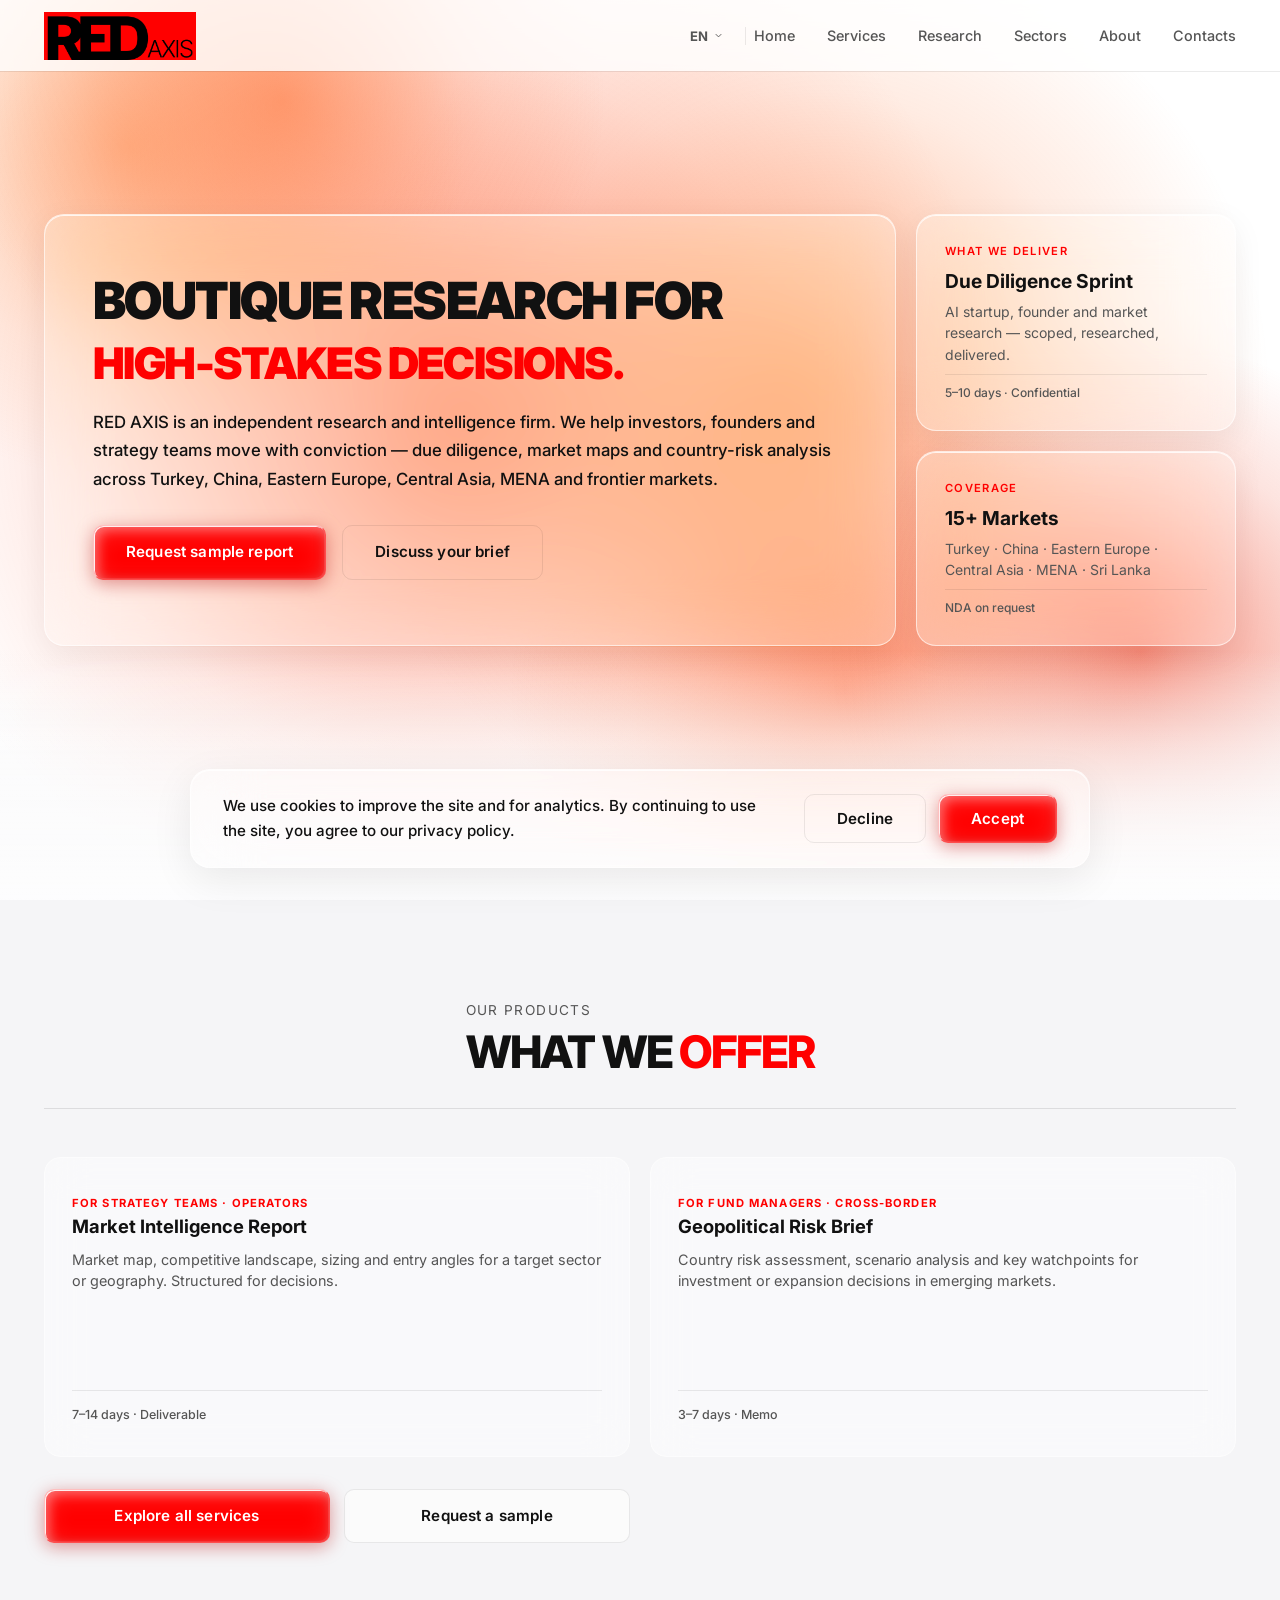
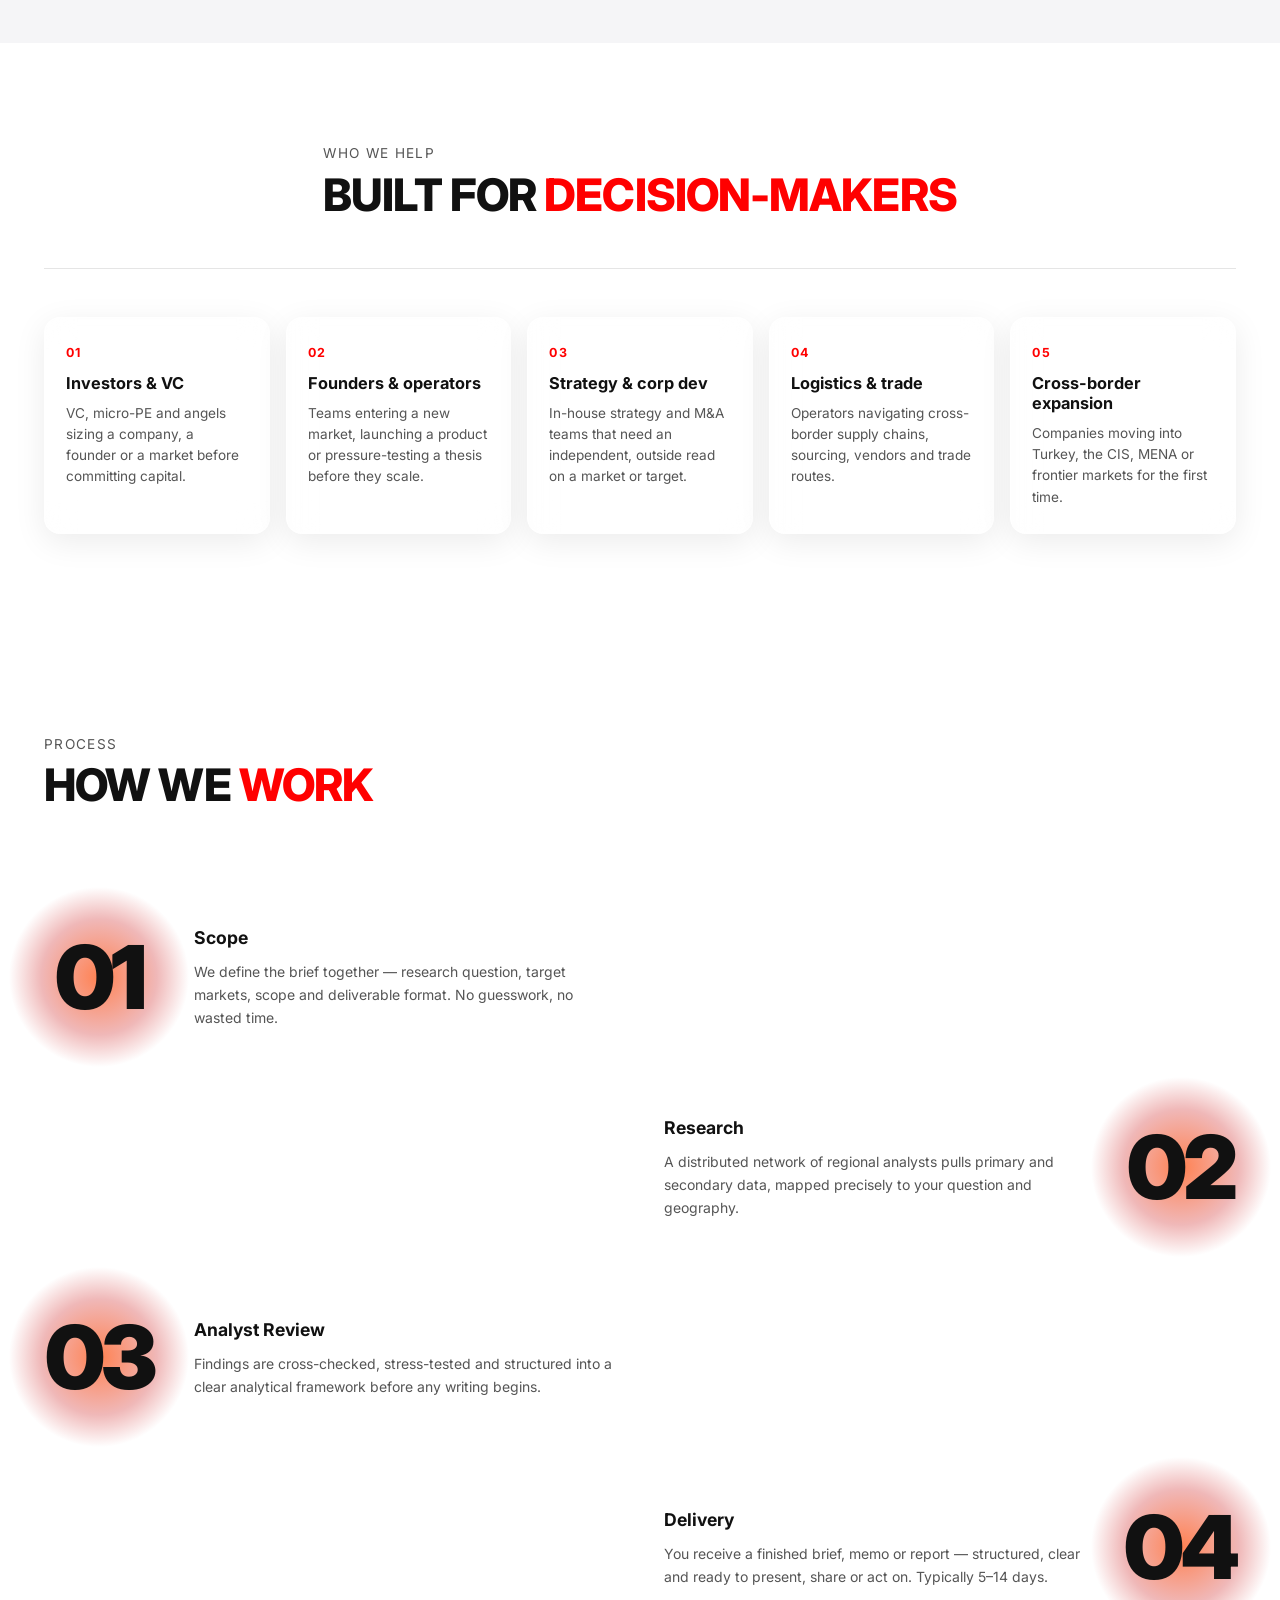
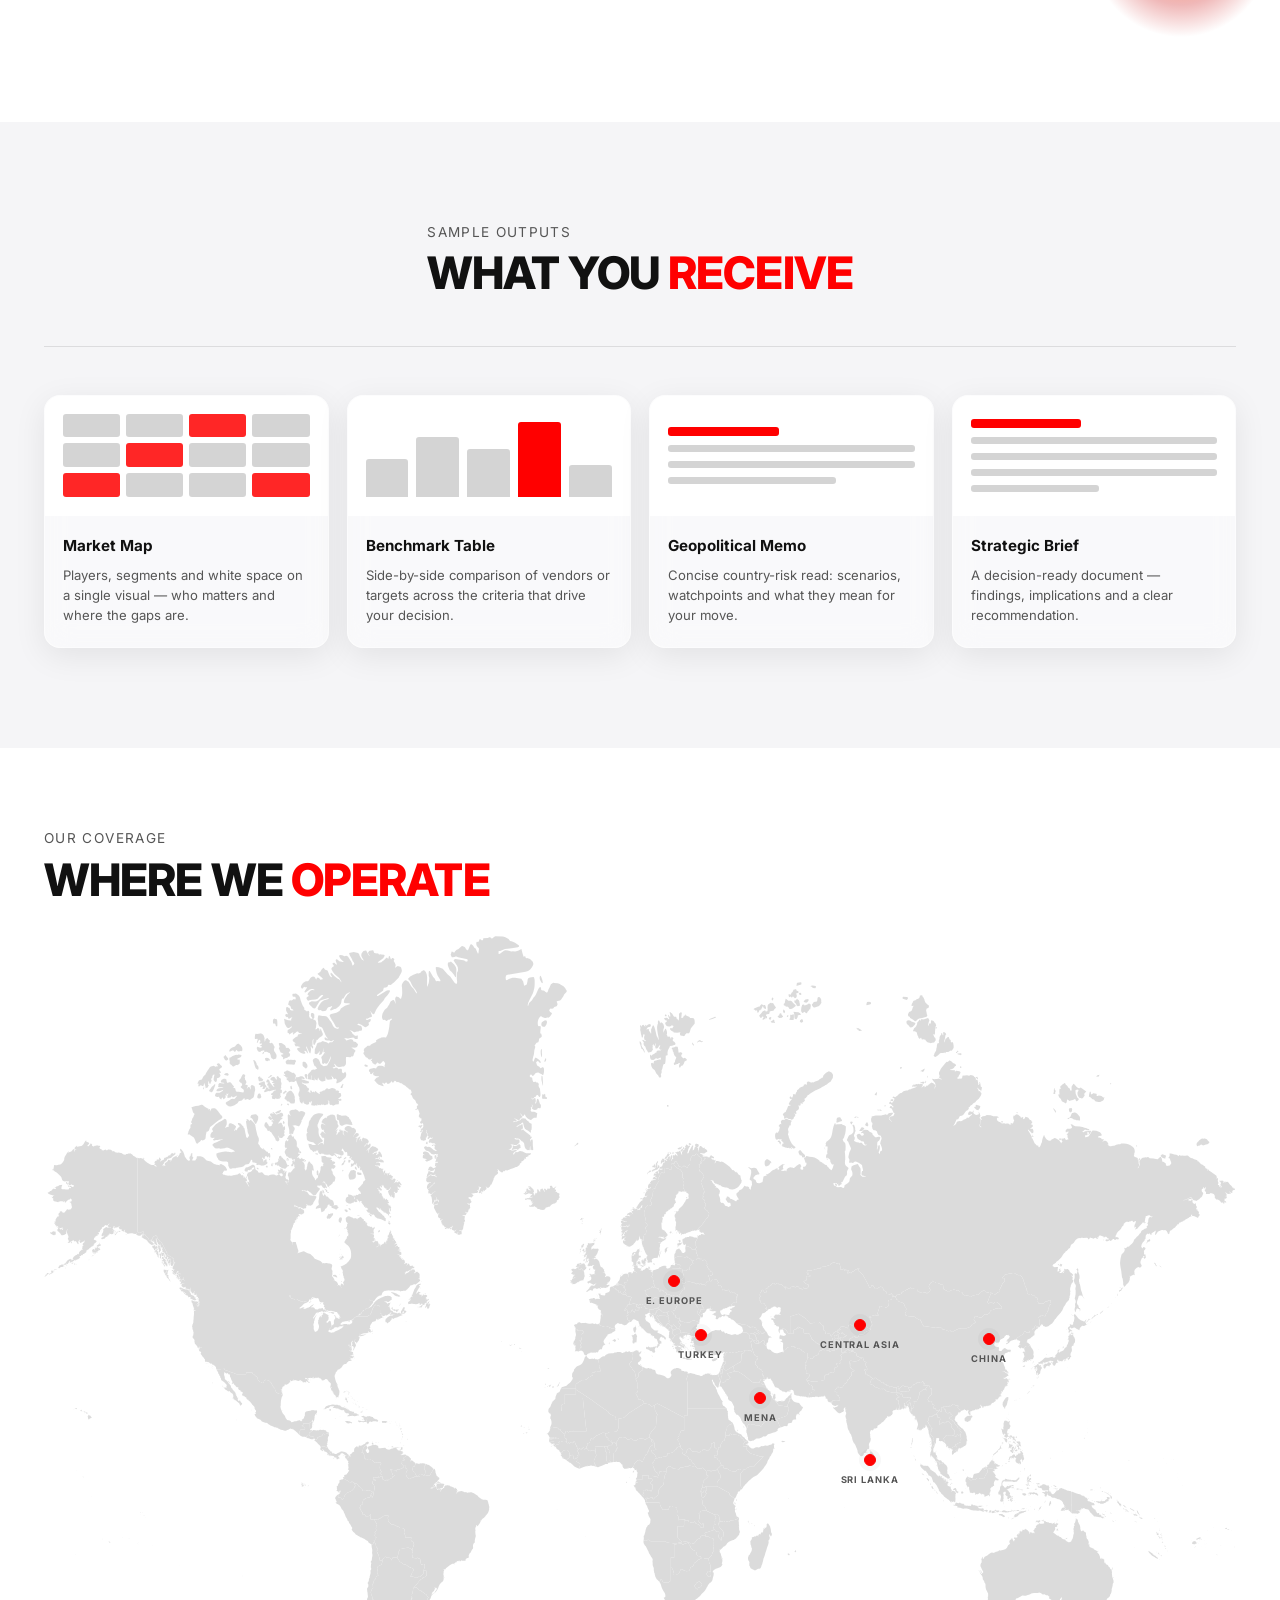
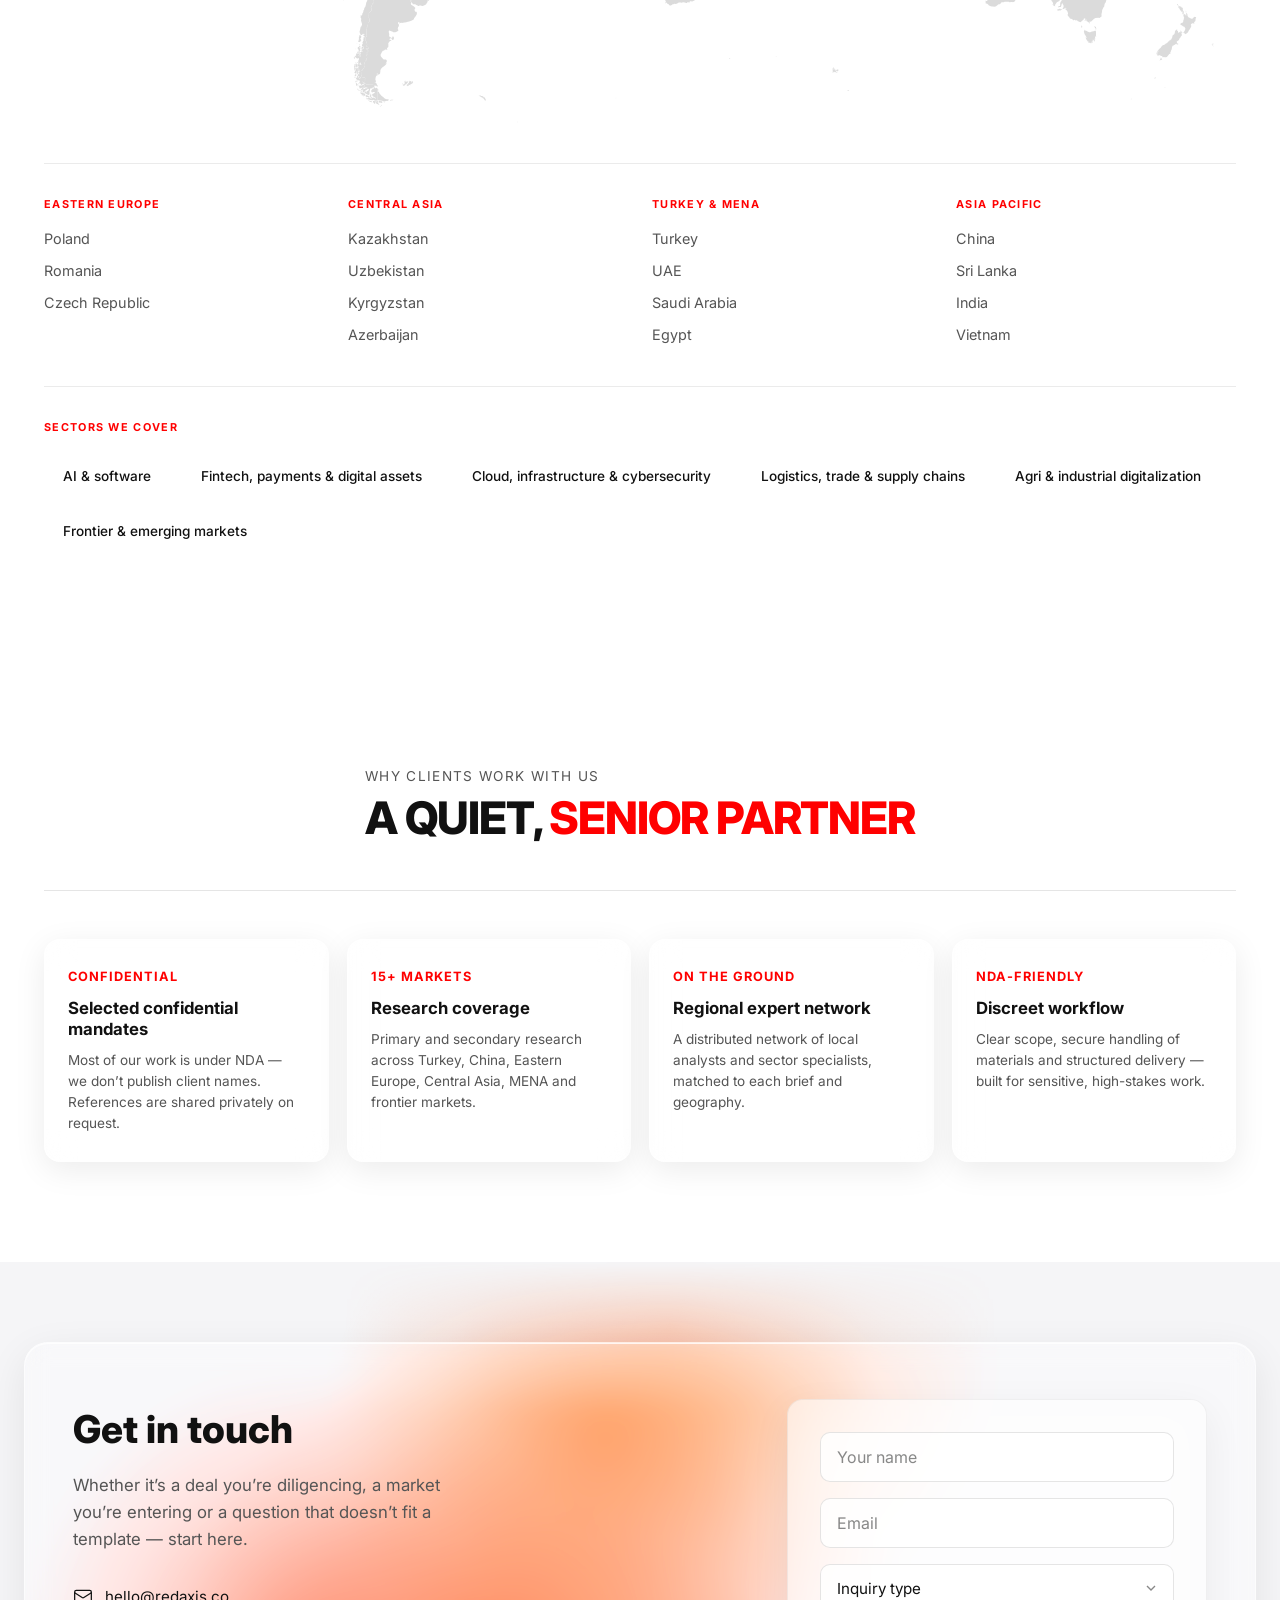
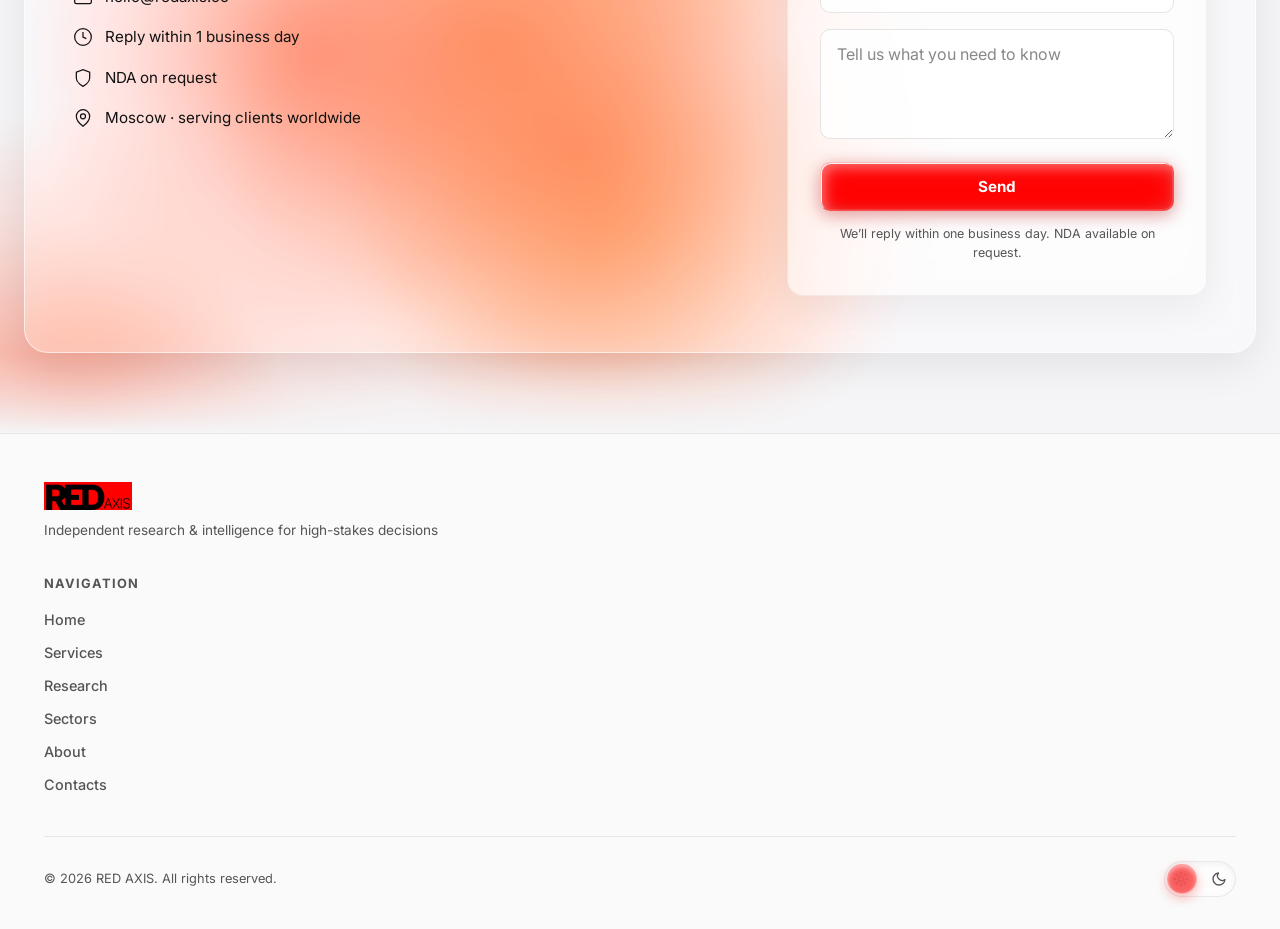
<file: index.html>
﻿<!DOCTYPE html>
<html lang="ru" data-page="index">
<head>
    <meta charset="UTF-8">
    <meta name="viewport" content="width=device-width, initial-scale=1.0">
    <link rel="icon" type="image/png" href="assets/favicon.png?v=1">
    <link rel="apple-touch-icon" href="assets/favicon.png?v=1">
    <meta name="description" content="RED AXIS is an independent boutique research and intelligence firm — due diligence, market intelligence and country-risk analysis for investors, founders and strategy teams across Turkey, China, the CIS, MENA and frontier markets.">
    <meta property="og:type" content="website">
    <meta property="og:site_name" content="RED AXIS">
    <meta property="og:title" content="RED AXIS — Boutique Research & Intelligence">
    <meta property="og:description" content="Independent research & intelligence for high-stakes, cross-border decisions.">
    <meta property="og:image" content="assets/logo.png">
    <meta name="twitter:card" content="summary">
    <title>RED AXIS — IT-исследования и аналитика</title>
    <meta name="description" content="RED AXIS — компания, занимающаяся IT-исследованиями, аналитикой рынков и технологическим консалтингом.">
    <link rel="preconnect" href="https://fonts.googleapis.com">
    <link rel="preconnect" href="https://fonts.gstatic.com" crossorigin>
    <link href="https://fonts.googleapis.com/css2?family=Inter:wght@300;400;500;600;700;800;900&display=swap" rel="stylesheet">
    <link rel="stylesheet" href="styles.css?v=84">
    <script>
        (function(){
            var t=localStorage.getItem('theme');
            if(t){document.documentElement.setAttribute('data-theme',t);}
            else if(window.matchMedia&&window.matchMedia('(prefers-color-scheme:dark)').matches){
                document.documentElement.setAttribute('data-theme','dark');
            }
        })();
    </script>
    <!-- Yandex.Metrika counter -->
    <script type="text/javascript">(function(m,e,t,r,i,k,a){m[i]=m[i]||function(){(m[i].a=m[i].a||[]).push(arguments)};m[i].l=1*new Date();for(var j=0;j<document.scripts.length;j++){if(document.scripts[j].src===r){return;}}k=e.createElement(t),a=e.getElementsByTagName(t)[0],k.async=1,k.src=r,a.parentNode.insertBefore(k,a)})(window,document,'script','https://mc.yandex.ru/metrika/tag.js?id=109330928','ym');ym(109330928,'init',{ssr:true,webvisor:true,clickmap:true,ecommerce:"dataLayer",referrer:document.referrer,url:location.href,accurateTrackBounce:true,trackLinks:true});</script>
    <noscript><div><img src="https://mc.yandex.ru/watch/109330928" style="position:absolute;left:-9999px;" alt=""/></div></noscript>
    <!-- /Yandex.Metrika counter -->
</head>
<body>


    <!-- PAGE TRANSITION OVERLAY -->
    <div class="page-transition" id="pageTransition">
        <img src="assets/logo.png" alt="RED AXIS" class="page-transition__logo">
    </div>

    <!-- HEADER -->
    <header class="header" id="header">
        <div class="header__inner">
            <a href="index.html" class="header__logo">
                <img src="assets/logo.png" alt="RED AXIS" class="header__logo-img">
            </a>
            <div class="header__right">
                <div class="lang-switch" id="headerLangSwitch">
                    <button class="lang-switch__btn" id="headerLangBtn">
                        <span id="headerLangLabel">RU</span>
                        <svg viewBox="0 0 24 24" fill="none" stroke="currentColor" stroke-width="2"><path d="m6 9 6 6 6-6"/></svg>
                    </button>
                    <div class="lang-switch__drop" id="headerLangDropdown">
                        <div class="lang-option" data-lang="ru"><span class="lang-option__name">Русский</span><span class="lang-option__flag"><svg viewBox="0 0 24 16"><rect width="24" height="16" fill="#fff"/><rect y="5.33" width="24" height="5.34" fill="#0039a6"/><rect y="10.67" width="24" height="5.33" fill="#d52b1e"/></svg></span></div>
                        <div class="lang-option" data-lang="en"><span class="lang-option__name">English</span><span class="lang-option__flag"><svg viewBox="0 0 24 16"><rect width="24" height="16" fill="#012169"/><path d="M0 0L24 16M24 0L0 16" stroke="#fff" stroke-width="3.2"/><path d="M0 0L24 16M24 0L0 16" stroke="#c8102e" stroke-width="1.6"/><rect x="9.6" width="4.8" height="16" fill="#fff"/><rect y="5.6" width="24" height="4.8" fill="#fff"/><rect x="10.8" width="2.4" height="16" fill="#c8102e"/><rect y="6.8" width="24" height="2.4" fill="#c8102e"/></svg></span></div>
                        <div class="lang-option" data-lang="zh"><span class="lang-option__name">中文</span><span class="lang-option__flag"><svg viewBox="0 0 24 16"><rect width="24" height="16" fill="#de2910"/><g fill="#ffde00"><path transform="translate(5 4.6) scale(3)" d="M0,-1 0.2245,-0.309 0.951,-0.309 0.3633,0.1181 0.588,0.809 0,0.382 -0.588,0.809 -0.3633,0.1181 -0.951,-0.309 -0.2245,-0.309Z"/><path transform="translate(10.5 1.6)" d="M0,-1 0.2245,-0.309 0.951,-0.309 0.3633,0.1181 0.588,0.809 0,0.382 -0.588,0.809 -0.3633,0.1181 -0.951,-0.309 -0.2245,-0.309Z"/><path transform="translate(12.5 3.6)" d="M0,-1 0.2245,-0.309 0.951,-0.309 0.3633,0.1181 0.588,0.809 0,0.382 -0.588,0.809 -0.3633,0.1181 -0.951,-0.309 -0.2245,-0.309Z"/><path transform="translate(12.5 6.2)" d="M0,-1 0.2245,-0.309 0.951,-0.309 0.3633,0.1181 0.588,0.809 0,0.382 -0.588,0.809 -0.3633,0.1181 -0.951,-0.309 -0.2245,-0.309Z"/><path transform="translate(10.5 8.2)" d="M0,-1 0.2245,-0.309 0.951,-0.309 0.3633,0.1181 0.588,0.809 0,0.382 -0.588,0.809 -0.3633,0.1181 -0.951,-0.309 -0.2245,-0.309Z"/></g></svg></span></div>
                        <div class="lang-option" data-lang="es"><span class="lang-option__name">Español</span><span class="lang-option__flag"><svg viewBox="0 0 24 16"><rect width="24" height="16" fill="#aa151b"/><rect y="4" width="24" height="8" fill="#f1bf00"/></svg></span></div>
                        <div class="lang-option" data-lang="de"><span class="lang-option__name">Deutsch</span><span class="lang-option__flag"><svg viewBox="0 0 24 16"><rect width="24" height="16" fill="#000"/><rect y="5.33" width="24" height="5.34" fill="#dd0000"/><rect y="10.67" width="24" height="5.33" fill="#ffce00"/></svg></span></div>
                        <div class="lang-option" data-lang="it"><span class="lang-option__name">Italiano</span><span class="lang-option__flag"><svg viewBox="0 0 24 16"><rect width="24" height="16" fill="#fff"/><rect width="8" height="16" fill="#009246"/><rect x="16" width="8" height="16" fill="#ce2b37"/></svg></span></div>
                        <div class="lang-option" data-lang="fr"><span class="lang-option__name">Français</span><span class="lang-option__flag"><svg viewBox="0 0 24 16"><rect width="24" height="16" fill="#fff"/><rect width="8" height="16" fill="#0055a4"/><rect x="16" width="8" height="16" fill="#ef4135"/></svg></span></div>
                        <div class="lang-option" data-lang="tr"><span class="lang-option__name">Türkçe</span><span class="lang-option__flag"><svg viewBox="0 0 24 16"><rect width="24" height="16" fill="#e30a17"/><circle cx="9" cy="8" r="4.2" fill="#fff"/><circle cx="10.6" cy="8" r="3.4" fill="#e30a17"/><path fill="#fff" transform="translate(15.2 8) scale(2.1) rotate(20)" d="M0,-1 0.2245,-0.309 0.951,-0.309 0.3633,0.1181 0.588,0.809 0,0.382 -0.588,0.809 -0.3633,0.1181 -0.951,-0.309 -0.2245,-0.309Z"/></svg></span></div>
                    </div>
                </div>
                <div class="header__lang-divider"></div>
                <button class="header__burger" id="burger" aria-label="Меню">
                    <span></span><span></span><span></span>
                </button>
            </div>
            <nav class="header__nav" id="nav">
                <div class="nav__header">
                    <img src="assets/logo.png" alt="RED AXIS" class="nav__logo">
                </div>
                <a href="index.html" class="header__link" data-i18n="nav.home">Главная</a>
                <a href="services.html" class="header__link" data-i18n="nav.services">Наши услуги</a>
                <a href="research.html" class="header__link" data-i18n="nav.research">Исследования</a>
                <a href="coverage.html" class="header__link" data-i18n="nav.coverage">Покрытие</a>
                <a href="about.html" class="header__link" data-i18n="nav.about">О нас</a>
                <a href="contacts.html" class="header__link" data-i18n="nav.contacts">Контакты</a>
            </nav>
        </div>
    </header>

    <!-- HERO -->
    <section class="hero" id="hero">
        <canvas class="hero__bg" id="heroCanvas"></canvas>
        <div class="hero__content">
            <div class="hero__glass hero__glass--main">
                <h1 class="hero__title"><span data-i18n="hero.title">Исследуем технологии.</span><span class="hero__accent" data-i18n="hero.accent">Формируем будущее.</span></h1>
                <p class="hero__text" data-i18n="hero.text">RED AXIS — исследовательская лаборатория, которая помогает компаниям принимать стратегические решения на основе глубокой аналитики технологических рынков, трендов и инноваций. Мы превращаем данные в конкурентное преимущество.</p>
                <div class="hero__actions">
                    <a href="#contacts" class="btn btn--primary" data-i18n="hero.btn.contact">Связаться с нами</a>
                    <a href="#contacts" class="btn btn--outline" data-i18n="hero.btn.research">Наши исследования</a>
                </div>
            </div>
            <div class="hero__side">
                <div class="hero__glass hero__glass--card">
                    <span class="hero__card-eyebrow" data-i18n="hero.c1.eyebrow">What we deliver</span>
                    <h3 class="hero__card-title" data-i18n="hero.c1.title">Due Diligence Sprint</h3>
                    <p class="hero__card-text" data-i18n="hero.c1.text">AI startup, founder and market research — scoped, researched, delivered.</p>
                    <div class="hero__card-meta" data-i18n="hero.c1.meta">5–10 days · Confidential</div>
                </div>
                <div class="hero__glass hero__glass--card">
                    <span class="hero__card-eyebrow" data-i18n="hero.c2.eyebrow">Coverage</span>
                    <h3 class="hero__card-title" data-i18n="hero.c2.title">15+ Markets</h3>
                    <p class="hero__card-text" data-i18n="hero.c2.text">Turkey · China · Eastern Europe · Central Asia · MENA · Sri Lanka</p>
                    <div class="hero__card-meta" data-i18n="hero.c2.meta">NDA on request</div>
                </div>
            </div>
        </div>
    </section>

    <!-- WHAT WE DELIVER -->
    <section class="advantages" id="advantages">
        <div class="section__container">
            <div class="advantages__header">
                <div class="advantages__header-inner">
                    <span class="advantages__eyebrow" data-i18n="deliver.eyebrow">our products</span>
                    <h2 class="section__title" data-i18n-html="deliver.title">WHAT WE <span class="text-accent">OFFER</span></h2>
                </div>
            </div>
            <div class="advantages__divider"></div>
            <div class="advantages__grid advantages__grid--two">

                <div class="advantage-card" data-animate>
                    <div>
                        <span class="advantage-card__eyebrow" data-i18n="deliver.1.eyebrow">For strategy teams · operators</span>
                        <h3 class="advantage-card__title" data-i18n="deliver.1.title">Market Intelligence Report</h3>
                        <p class="advantage-card__text" data-i18n="deliver.1.text">Market map, competitive landscape, sizing and entry angles for a target sector or geography. Structured for decisions.</p>
                    </div>
                    <div class="advantage-card__timeline" data-i18n="deliver.1.time">7–14 days · Deliverable</div>
                </div>

                <div class="advantage-card" data-animate>
                    <div>
                        <span class="advantage-card__eyebrow" data-i18n="deliver.2.eyebrow">For fund managers · cross-border</span>
                        <h3 class="advantage-card__title" data-i18n="deliver.2.title">Geopolitical Risk Brief</h3>
                        <p class="advantage-card__text" data-i18n="deliver.2.text">Country risk assessment, scenario analysis and key watchpoints for investment or expansion decisions in emerging markets.</p>
                    </div>
                    <div class="advantage-card__timeline" data-i18n="deliver.2.time">3–7 days · Memo</div>
                </div>

            </div>

            <div class="services-cta-row" data-animate>
                <a href="services.html" class="btn btn--primary" data-i18n="btn.explore">Explore all services</a>
                <a href="contacts.html" class="btn btn--outline" data-i18n="btn.sample">Request a sample</a>
            </div>
        </div>
    </section>

    <!-- WHO WE HELP -->
    <section class="who" id="who-we-help">
        <div class="section__container">
            <div class="advantages__header">
                <div class="advantages__header-inner">
                    <span class="advantages__eyebrow" data-i18n="who.eyebrow">who we help</span>
                    <h2 class="section__title" data-i18n-html="who.title">BUILT FOR <span class="text-accent">DECISION-MAKERS</span></h2>
                </div>
            </div>
            <div class="advantages__divider"></div>
            <div class="who__grid">
                <div class="who-card" data-animate>
                    <span class="who-card__num">01</span>
                    <h3 class="who-card__title" data-i18n="who.1.title">Investors &amp; VC</h3>
                    <p class="who-card__text" data-i18n="who.1.text">VC, micro-PE and angels sizing a company, a founder or a market before committing capital.</p>
                </div>
                <div class="who-card" data-animate>
                    <span class="who-card__num">02</span>
                    <h3 class="who-card__title" data-i18n="who.2.title">Founders &amp; operators</h3>
                    <p class="who-card__text" data-i18n="who.2.text">Teams entering a new market, launching a product or pressure-testing a thesis before they scale.</p>
                </div>
                <div class="who-card" data-animate>
                    <span class="who-card__num">03</span>
                    <h3 class="who-card__title" data-i18n="who.3.title">Strategy &amp; corp dev</h3>
                    <p class="who-card__text" data-i18n="who.3.text">In-house strategy and M&amp;A teams that need an independent, outside read on a market or target.</p>
                </div>
                <div class="who-card" data-animate>
                    <span class="who-card__num">04</span>
                    <h3 class="who-card__title" data-i18n="who.4.title">Logistics &amp; trade</h3>
                    <p class="who-card__text" data-i18n="who.4.text">Operators navigating cross-border supply chains, sourcing, vendors and trade routes.</p>
                </div>
                <div class="who-card" data-animate>
                    <span class="who-card__num">05</span>
                    <h3 class="who-card__title" data-i18n="who.5.title">Cross-border expansion</h3>
                    <p class="who-card__text" data-i18n="who.5.text">Companies moving into Turkey, the CIS, MENA or frontier markets for the first time.</p>
                </div>
            </div>
        </div>
    </section>

    <!-- HOW WE WORK -->
    <section class="how-we-work" id="how-we-work">
        <div class="how-we-work__inner">
            <div class="hww__header">
                <div class="advantages__header-inner">
                    <span class="advantages__eyebrow" data-i18n="how.eyebrow">process</span>
                    <h2 class="section__title" data-i18n-html="how.title">HOW WE <span class="text-accent">WORK</span></h2>
                </div>
            </div>
            <div class="hww__steps">
                <svg class="hww__line-svg" id="hwwLineSvg" aria-hidden="true">
                    <path class="hww__line-path" id="hwwLinePath" d=""/>
                </svg>

                <div class="hww__step hww__step--left">
                    <div class="hww__step-num-wrap">
                        <div class="hww__glow"></div>
                        <span class="hww__num">01</span>
                    </div>
                    <div class="hww__step-body">
                        <h3 class="hww__step-title" data-i18n="how.1.title">Scope</h3>
                        <p class="hww__step-text" data-i18n="how.1.text">We define the brief together — research question, target markets, scope and deliverable format. No guesswork, no wasted time.</p>
                    </div>
                </div>

                <div class="hww__step hww__step--right">
                    <div class="hww__step-num-wrap">
                        <div class="hww__glow"></div>
                        <span class="hww__num">02</span>
                    </div>
                    <div class="hww__step-body">
                        <h3 class="hww__step-title" data-i18n="how.2.title">Research</h3>
                        <p class="hww__step-text" data-i18n="how.2.text">A distributed network of regional analysts pulls primary and secondary data, mapped precisely to your question and geography.</p>
                    </div>
                </div>

                <div class="hww__step hww__step--left">
                    <div class="hww__step-num-wrap">
                        <div class="hww__glow"></div>
                        <span class="hww__num">03</span>
                    </div>
                    <div class="hww__step-body">
                        <h3 class="hww__step-title" data-i18n="how.3.title">Analyst Review</h3>
                        <p class="hww__step-text" data-i18n="how.3.text">Findings are cross-checked, stress-tested and structured into a clear analytical framework before any writing begins.</p>
                    </div>
                </div>

                <div class="hww__step hww__step--right">
                    <div class="hww__step-num-wrap">
                        <div class="hww__glow"></div>
                        <span class="hww__num">04</span>
                    </div>
                    <div class="hww__step-body">
                        <h3 class="hww__step-title" data-i18n="how.4.title">Delivery</h3>
                        <p class="hww__step-text" data-i18n="how.4.text">You receive a finished brief, memo or report — structured, clear and ready to present, share or act on. Typically 5–14 days.</p>
                    </div>
                </div>
            </div>
        </div>
    </section>

    <!-- SAMPLE OUTPUTS -->
    <section class="samples" id="sample-outputs">
        <div class="section__container">
            <div class="advantages__header">
                <div class="advantages__header-inner">
                    <span class="advantages__eyebrow" data-i18n="samples.eyebrow">sample outputs</span>
                    <h2 class="section__title" data-i18n-html="samples.title">WHAT YOU <span class="text-accent">RECEIVE</span></h2>
                </div>
            </div>
            <div class="advantages__divider"></div>
            <div class="samples__grid">
                <div class="sample-card" data-animate>
                    <div class="sample-mock sample-mock--map" aria-hidden="true">
                        <span></span><span></span><span></span><span></span>
                        <span></span><span></span><span></span><span></span>
                        <span></span><span></span><span></span><span></span>
                    </div>
                    <div class="sample-card__body">
                        <span class="sample-card__tag" data-i18n="samples.1.tag">Market Map</span>
                        <p class="sample-card__text" data-i18n="samples.1.text">Players, segments and white space on a single visual — who matters and where the gaps are.</p>
                    </div>
                </div>
                <div class="sample-card" data-animate>
                    <div class="sample-mock sample-mock--bars" aria-hidden="true">
                        <i style="--h:45%"></i><i style="--h:72%"></i><i style="--h:58%"></i><i style="--h:90%"></i><i style="--h:38%"></i>
                    </div>
                    <div class="sample-card__body">
                        <span class="sample-card__tag" data-i18n="samples.2.tag">Benchmark Table</span>
                        <p class="sample-card__text" data-i18n="samples.2.text">Side-by-side comparison of vendors or targets across the criteria that drive your decision.</p>
                    </div>
                </div>
                <div class="sample-card" data-animate>
                    <div class="sample-mock sample-mock--lines" aria-hidden="true">
                        <b></b><i></i><i></i><i style="width:68%"></i>
                    </div>
                    <div class="sample-card__body">
                        <span class="sample-card__tag" data-i18n="samples.3.tag">Geopolitical Memo</span>
                        <p class="sample-card__text" data-i18n="samples.3.text">Concise country-risk read: scenarios, watchpoints and what they mean for your move.</p>
                    </div>
                </div>
                <div class="sample-card" data-animate>
                    <div class="sample-mock sample-mock--lines" aria-hidden="true">
                        <b></b><i></i><i></i><i></i><i style="width:52%"></i>
                    </div>
                    <div class="sample-card__body">
                        <span class="sample-card__tag" data-i18n="samples.4.tag">Strategic Brief</span>
                        <p class="sample-card__text" data-i18n="samples.4.text">A decision-ready document — findings, implications and a clear recommendation.</p>
                    </div>
                </div>
            </div>
        </div>
    </section>

    <!-- COVERAGE MAP -->
    <section class="coverage-map" id="coverage-map">
        <div class="coverage-map__inner">
        <div class="coverage-map__header">
            <div class="advantages__header-inner">
                <span class="advantages__eyebrow" data-i18n="covmap.eyebrow">our coverage</span>
                <h2 class="section__title" data-i18n-html="covmap.title">WHERE WE <span class="text-accent">OPERATE</span></h2>
            </div>
        </div>
        <div class="coverage-map__wrap">
            <img src="assets/world.svg" class="coverage-map__img" alt="World coverage map" aria-hidden="true">
            <div class="map-marker" style="left:55.09%;top:50.7%">
                <div class="map-marker__dot"></div>
                <span class="map-marker__label" data-i18n="geo.turkey">Turkey</span>
            </div>
            <div class="map-marker" style="left:79.29%;top:51.2%">
                <div class="map-marker__dot"></div>
                <span class="map-marker__label" data-i18n="geo.china">China</span>
            </div>
            <div class="map-marker" style="left:52.87%;top:43.9%">
                <div class="map-marker__dot"></div>
                <span class="map-marker__label" data-i18n="geo.eeurope_s">E. Europe</span>
            </div>
            <div class="map-marker" style="left:68.44%;top:49.5%">
                <div class="map-marker__dot"></div>
                <span class="map-marker__label" data-i18n="geo.casia">Central Asia</span>
            </div>
            <div class="map-marker" style="left:60.10%;top:58.7%">
                <div class="map-marker__dot"></div>
                <span class="map-marker__label" data-i18n="geo.mena">MENA</span>
            </div>
            <div class="map-marker" style="left:69.27%;top:66.6%">
                <div class="map-marker__dot"></div>
                <span class="map-marker__label" data-i18n="geo.srilanka">Sri Lanka</span>
            </div>
        </div>
        <div class="coverage-map__divider"></div>
        <div class="coverage-map__countries">
            <div class="coverage-map__col" data-animate>
                <span class="coverage-map__col-title" data-i18n="geo.eeurope">Eastern Europe</span>
                <ul>
                    <li data-i18n="geo.poland">Poland</li>
                    <li data-i18n="geo.romania">Romania</li>
                    <li data-i18n="geo.czech">Czech Republic</li>
                </ul>
            </div>
            <div class="coverage-map__col" data-animate>
                <span class="coverage-map__col-title" data-i18n="covmap.col2">Central Asia</span>
                <ul>
                    <li data-i18n="geo.kazakhstan">Kazakhstan</li>
                    <li data-i18n="geo.uzbekistan">Uzbekistan</li>
                    <li data-i18n="geo.kyrgyzstan">Kyrgyzstan</li>
                    <li data-i18n="geo.azerbaijan">Azerbaijan</li>
                </ul>
            </div>
            <div class="coverage-map__col" data-animate>
                <span class="coverage-map__col-title" data-i18n="covmap.col3">Turkey & MENA</span>
                <ul>
                    <li data-i18n="geo.turkey">Turkey</li>
                    <li data-i18n="geo.uae">UAE</li>
                    <li data-i18n="geo.saudi">Saudi Arabia</li>
                    <li data-i18n="geo.egypt">Egypt</li>
                </ul>
            </div>
            <div class="coverage-map__col" data-animate>
                <span class="coverage-map__col-title" data-i18n="covmap.col4">Asia Pacific</span>
                <ul>
                    <li data-i18n="geo.china">China</li>
                    <li data-i18n="geo.srilanka">Sri Lanka</li>
                    <li data-i18n="geo.india">India</li>
                    <li data-i18n="geo.vietnam">Vietnam</li>
                </ul>
            </div>
        </div>
        <div class="coverage-map__divider"></div>
        <div class="coverage-map__sectors">
            <span class="coverage-map__col-title" data-i18n="covmap.sectors">Sectors we cover</span>
            <div class="sector-tags">
                <span class="sector-tag" data-i18n="sector.ai">AI &amp; software</span>
                <span class="sector-tag" data-i18n="sector.fintech">Fintech, payments &amp; digital assets</span>
                <span class="sector-tag" data-i18n="sector.cloud">Cloud, infrastructure &amp; cybersecurity</span>
                <span class="sector-tag" data-i18n="sector.logistics">Logistics, trade &amp; supply chains</span>
                <span class="sector-tag" data-i18n="sector.agri">Agri &amp; industrial digitalization</span>
                <span class="sector-tag" data-i18n="sector.frontier">Frontier &amp; emerging markets</span>
            </div>
        </div>
        </div>
    </section>

    <!-- TRUST LAYER -->
    <section class="trust" id="trust">
        <div class="section__container">
            <div class="advantages__header">
                <div class="advantages__header-inner">
                    <span class="advantages__eyebrow" data-i18n="trust.eyebrow">why clients work with us</span>
                    <h2 class="section__title" data-i18n-html="trust.title">A QUIET, <span class="text-accent">SENIOR PARTNER</span></h2>
                </div>
            </div>
            <div class="advantages__divider"></div>
            <div class="trust__grid">
                <div class="trust-card" data-animate>
                    <span class="trust-card__stat" data-i18n="trust.1.stat">Confidential</span>
                    <h3 class="trust-card__title" data-i18n="trust.1.title">Selected confidential mandates</h3>
                    <p class="trust-card__text" data-i18n="trust.1.text">Most of our work is under NDA — we don’t publish client names. References are shared privately on request.</p>
                </div>
                <div class="trust-card" data-animate>
                    <span class="trust-card__stat" data-i18n="trust.2.stat">15+ markets</span>
                    <h3 class="trust-card__title" data-i18n="trust.2.title">Research coverage</h3>
                    <p class="trust-card__text" data-i18n="trust.2.text">Primary and secondary research across Turkey, China, Eastern Europe, Central Asia, MENA and frontier markets.</p>
                </div>
                <div class="trust-card" data-animate>
                    <span class="trust-card__stat" data-i18n="trust.3.stat">On the ground</span>
                    <h3 class="trust-card__title" data-i18n="trust.3.title">Regional expert network</h3>
                    <p class="trust-card__text" data-i18n="trust.3.text">A distributed network of local analysts and sector specialists, matched to each brief and geography.</p>
                </div>
                <div class="trust-card" data-animate>
                    <span class="trust-card__stat" data-i18n="trust.4.stat">NDA-friendly</span>
                    <h3 class="trust-card__title" data-i18n="trust.4.title">Discreet workflow</h3>
                    <p class="trust-card__text" data-i18n="trust.4.text">Clear scope, secure handling of materials and structured delivery — built for sensitive, high-stakes work.</p>
                </div>
            </div>
        </div>
    </section>

    <!-- CONTACTS -->
    <section class="contacts" id="contacts">
        <canvas class="contacts__bg" id="contactsCanvas"></canvas>
        <div class="contacts__fade contacts__fade--left"></div>
        <div class="contacts__fade contacts__fade--right"></div>
        <div class="contacts__inner">
            <div class="contacts__info" data-animate>
                <h2 class="contacts__title" data-i18n="contacts.h">Свяжитесь с нами</h2>
                <p class="contacts__text" data-i18n="contacts.p">Готовы обсудить ваш проект или задать вопрос? Мы всегда на связи.</p>
                <div class="contacts__details">
                    <a href="mailto:hello@redaxis.co" class="contacts__item">
                        <svg viewBox="0 0 24 24" fill="none" stroke="currentColor" stroke-width="1.5"><rect width="20" height="16" x="2" y="4" rx="2"/><path d="m22 7-8.97 5.7a1.94 1.94 0 0 1-2.06 0L2 7"/></svg>
                        hello@redaxis.co
                    </a>
                    <div class="contacts__item">
                        <svg viewBox="0 0 24 24" fill="none" stroke="currentColor" stroke-width="1.5"><circle cx="12" cy="12" r="10"/><polyline points="12 6 12 12 16 14"/></svg>
                        <span data-i18n="contacts.reply">Reply within 1 business day</span>
                    </div>
                    <div class="contacts__item">
                        <svg viewBox="0 0 24 24" fill="none" stroke="currentColor" stroke-width="1.5"><path d="M12 22s8-4 8-10V5l-8-3-8 3v7c0 6 8 10 8 10z"/></svg>
                        <span data-i18n="contacts.nda">NDA on request</span>
                    </div>
                    <div class="contacts__item">
                        <svg viewBox="0 0 24 24" fill="none" stroke="currentColor" stroke-width="1.5"><path d="M20 10c0 6-8 12-8 12s-8-6-8-12a8 8 0 0 1 16 0z"/><circle cx="12" cy="10" r="3"/></svg>
                        <span data-i18n="contacts.location">Москва, Россия</span>
                    </div>
                </div>
            </div>
            <form class="contacts__form glass-card" data-animate id="contactForm">
                <div class="form__group">
                    <input type="text" id="formName" placeholder="Your name" data-i18n-ph="form.name" required>
                </div>
                <div class="form__group">
                    <input type="email" id="formEmail" placeholder="Email" data-i18n-ph="form.email" required>
                </div>
                <div class="form__group">
                    <select id="formType" class="form__select" required>
                        <option value="" disabled selected data-i18n="form.type">Inquiry type</option>
                        <option value="new-business" data-i18n="form.type.new">New business</option>
                        <option value="partnerships" data-i18n="form.type.partner">Partnerships</option>
                        <option value="general" data-i18n="form.type.general">General inquiry</option>
                    </select>
                </div>
                <div class="form__group">
                    <textarea id="formMessage" placeholder="Tell us what you need to know" data-i18n-ph="form.message" rows="4" required></textarea>
                </div>
                <button type="submit" class="btn btn--primary btn--full" data-i18n="form.submit">Send</button>
                <p class="contacts__form-note" data-i18n="contacts.formnote">We’ll reply within one business day. NDA available on request.</p>
            </form>
        </div>
    </section>

    <!-- FOOTER -->
    <footer class="footer">
        <div class="footer__inner">
            <div class="footer__brand">
                <img src="assets/logo.png" alt="RED AXIS" class="footer__logo">
                <p class="footer__desc" data-i18n="footer.desc">IT-исследования и аналитика для бизнеса</p>
            </div>
            <div class="footer__links">
                <div class="footer__col">
                    <h4 data-i18n="footer.nav">Навигация</h4>
                    <a href="index.html" class="header__link" data-i18n="nav.home">Главная</a>
                    <a href="services.html" class="header__link" data-i18n="nav.services">Наши услуги</a>
                    <a href="research.html" class="header__link" data-i18n="nav.research">Исследования</a>
                    <a href="coverage.html" class="header__link" data-i18n="nav.coverage">Покрытие</a>
                    <a href="about.html" class="header__link" data-i18n="nav.about">О нас</a>
                    <a href="contacts.html" class="header__link" data-i18n="nav.contacts">Контакты</a>
                </div>
            </div>
            <div class="footer__bottom" style="display:flex;justify-content:space-between;align-items:center;">
                <span data-i18n="footer.copy">&copy; 2026 RED AXIS. Все права защищены.</span>
                <div class="theme-toggle-wrapper" style="margin-top:0;">
                    <button class="theme-toggle" id="themeToggle" aria-label="Переключить тему">
                        <svg class="icon-sun" viewBox="0 0 24 24" fill="none" stroke="currentColor" stroke-width="2" stroke-linecap="round" stroke-linejoin="round"><circle cx="12" cy="12" r="4"/><path d="M12 2v2M12 20v2M4.93 4.93l1.41 1.41M17.66 17.66l1.41 1.41M2 12h2M20 12h2M4.93 19.07l1.41-1.41M17.66 6.34l1.41-1.41"/></svg>
                        <div class="theme-toggle__slider"></div>
                        <svg class="icon-moon" viewBox="0 0 24 24" fill="none" stroke="currentColor" stroke-width="2" stroke-linecap="round" stroke-linejoin="round"><path d="M21 12.79A9 9 0 1 1 11.21 3 7 7 0 0 0 21 12.79z"/></svg>
                    </button>
                </div>
            </div>
        </div>
    </footer>

    <!-- COOKIE BANNER -->
    <div class="cookie-banner" id="cookieBanner">
        <div class="cookie-banner__bg"></div>
        <div class="cookie-banner__glass">
            <div class="cookie-banner__text">
                <p data-i18n="cookie.text">Мы используем файлы cookie для улучшения работы сайта и аналитики. Продолжая использовать сайт, вы соглашаетесь с нашей политикой конфиденциальности.</p>
            </div>
            <div class="cookie-banner__actions">
                <button class="btn btn--outline" id="declineCookies" data-i18n="cookie.decline">Отказаться</button>
                <button class="btn btn--primary" id="acceptCookies" data-i18n="cookie.accept">Принять</button>
            </div>
        </div>
    </div>

    <script src="i18n.js?v=13"></script>
    <script src="script.js?v=36"></script>
</body>
</html>
</file>
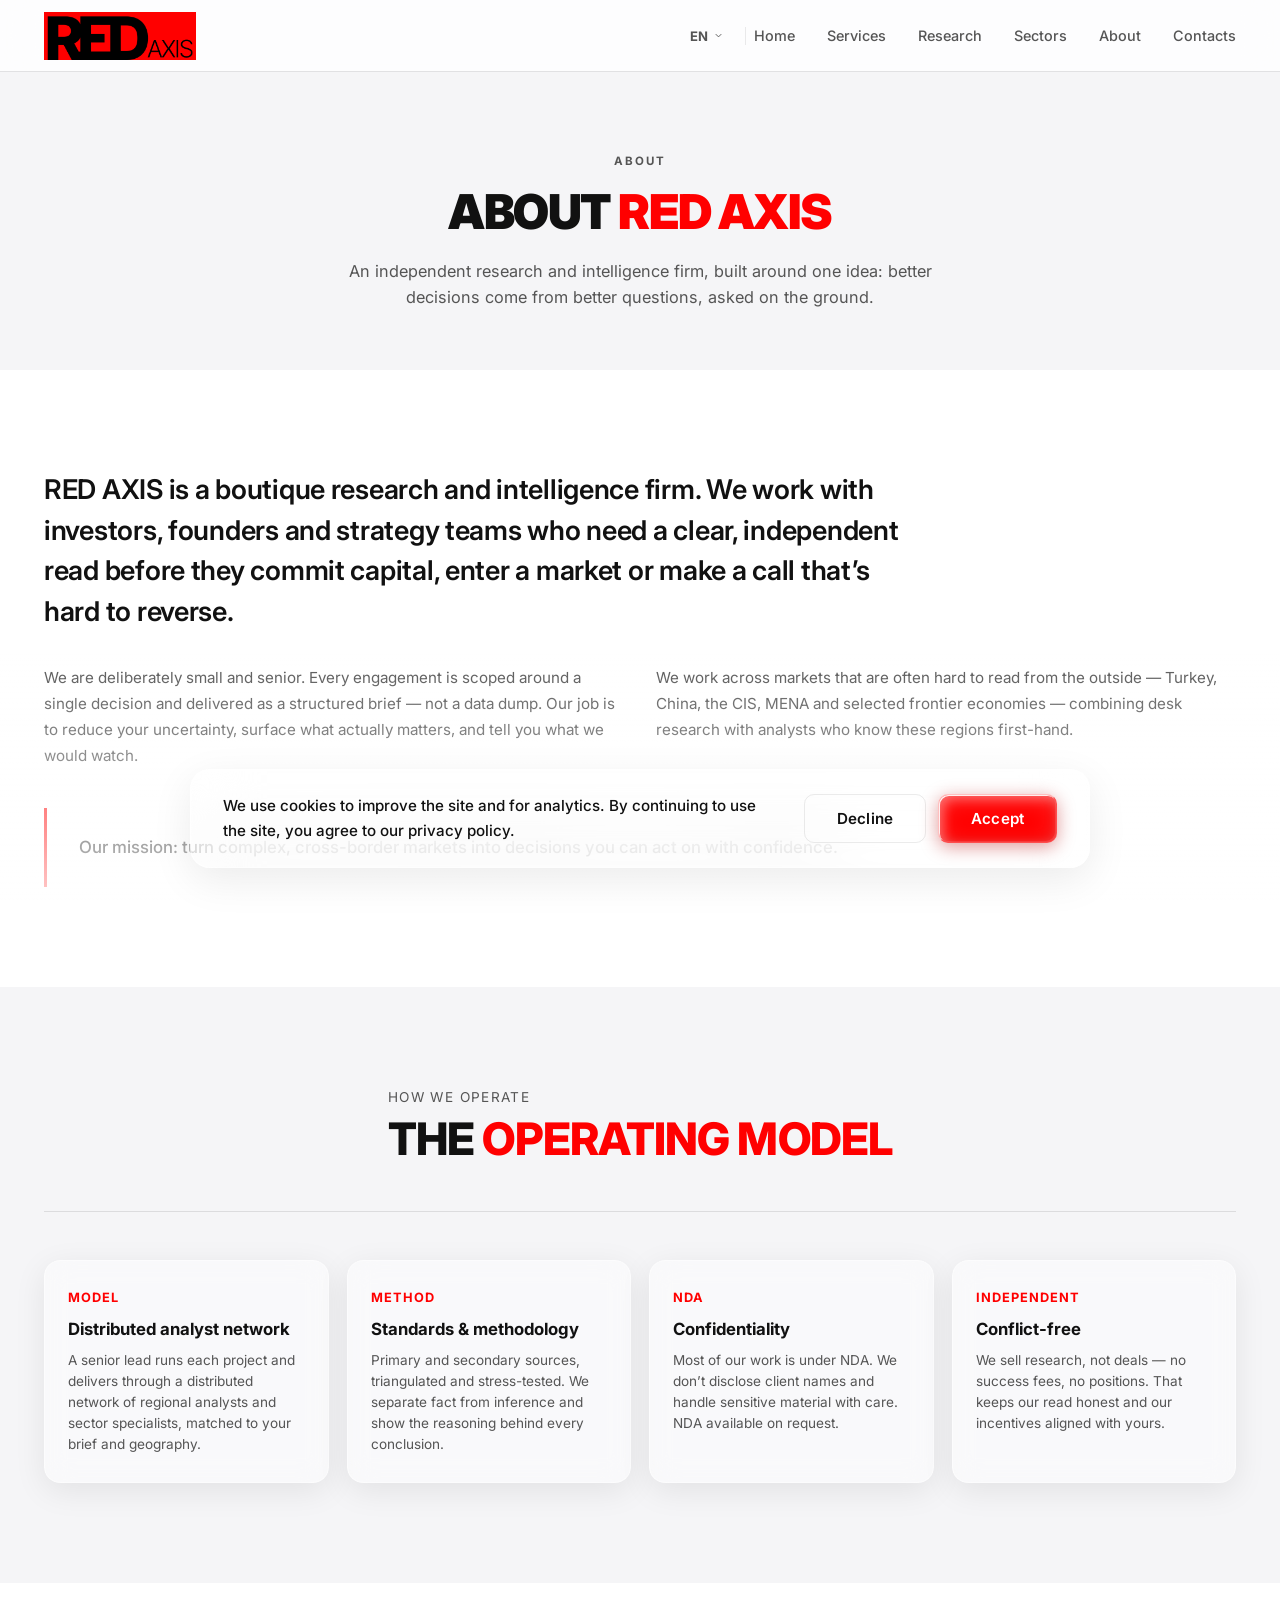
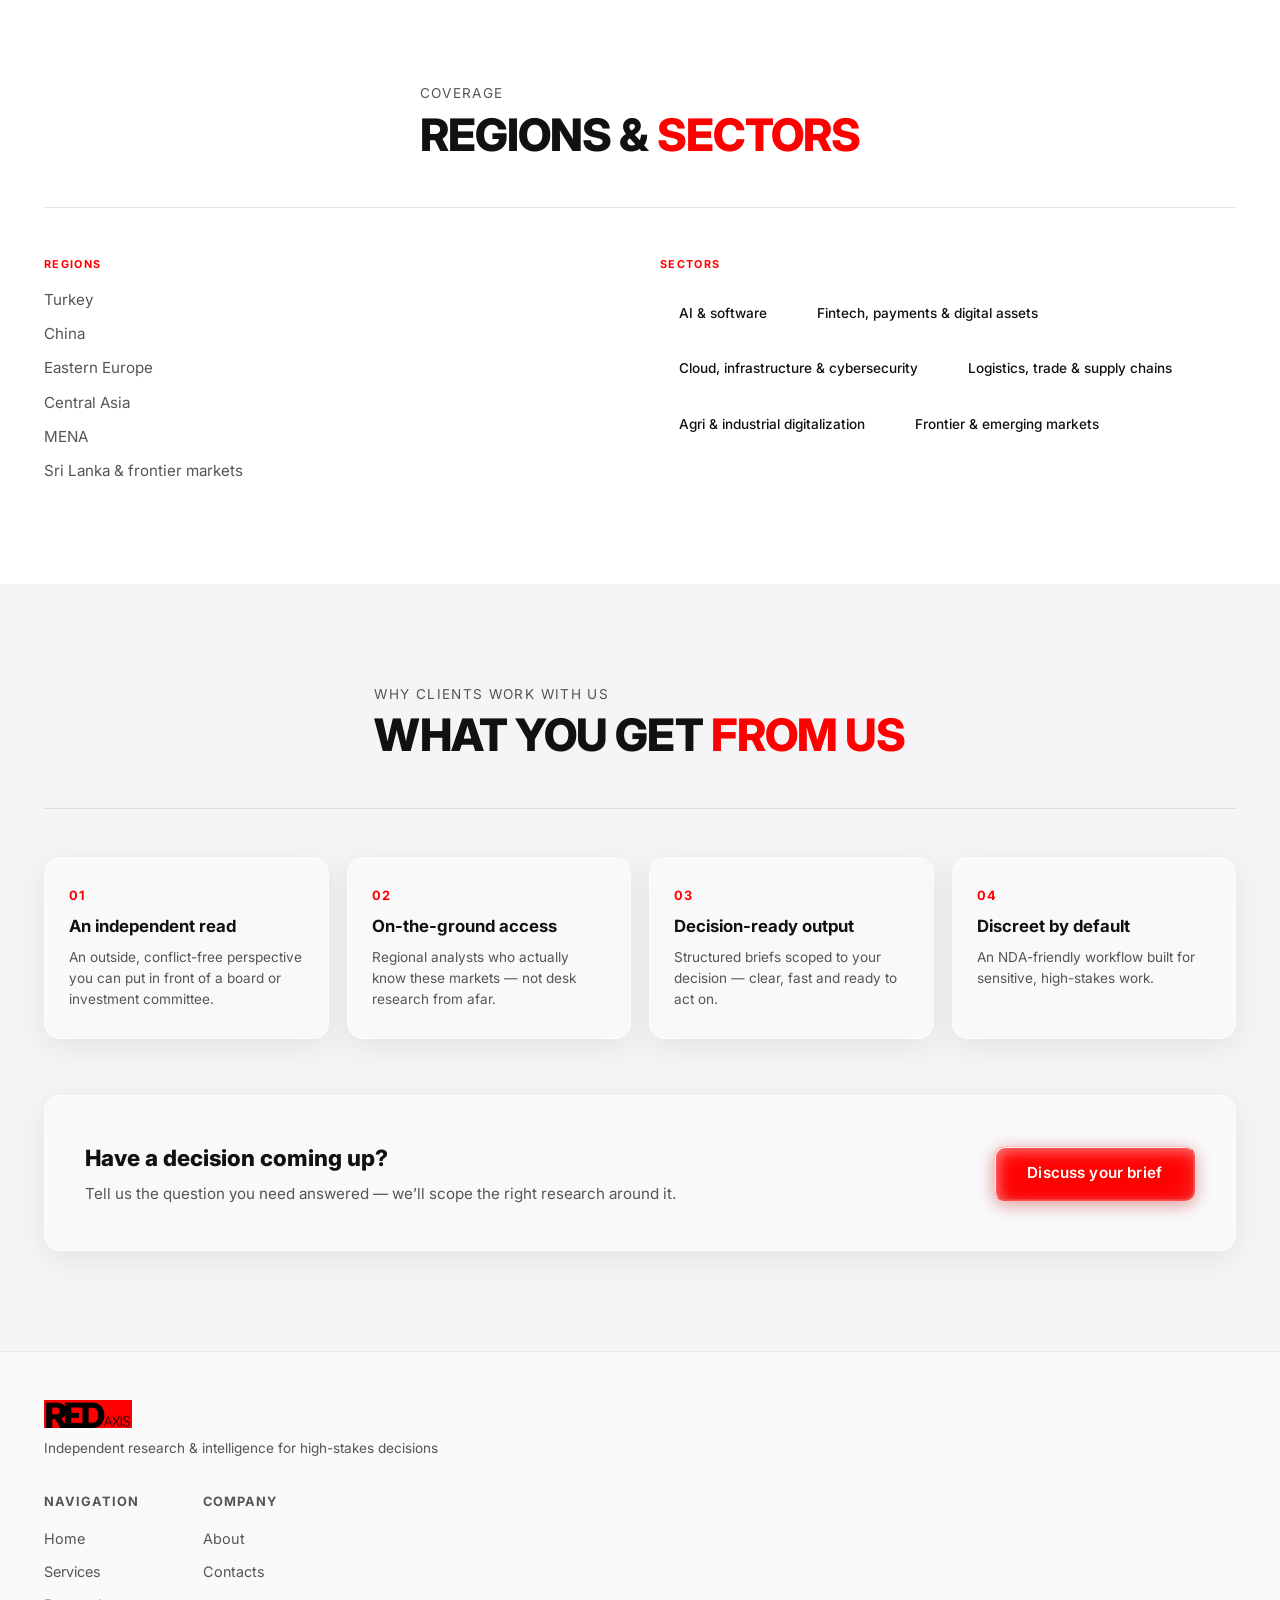
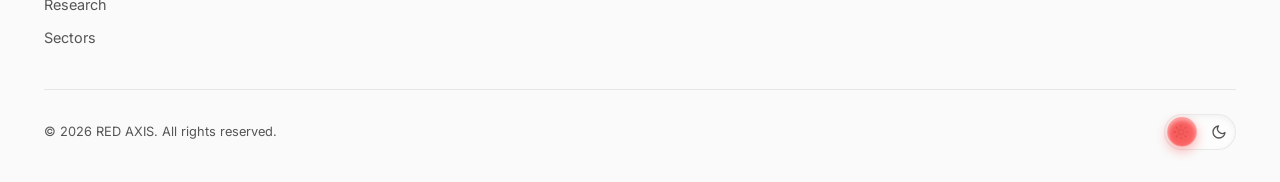
<file: about.html>
<!DOCTYPE html>
<html lang="ru" data-page="about">
<head>
    <meta charset="UTF-8">
    <meta name="viewport" content="width=device-width, initial-scale=1.0">
    <link rel="icon" type="image/png" href="assets/favicon.png?v=1">
    <link rel="apple-touch-icon" href="assets/favicon.png?v=1">
    <meta property="og:type" content="website">
    <meta property="og:site_name" content="RED AXIS">
    <meta property="og:title" content="About — RED AXIS">
    <meta property="og:description" content="An independent boutique research and intelligence firm built for high-stakes, cross-border decisions.">
    <meta property="og:image" content="assets/logo.png">
    <meta name="twitter:card" content="summary">
    <title>About — RED AXIS</title>
    <meta name="description" content="RED AXIS is an independent boutique research and intelligence firm helping investors, founders and strategy teams make high-stakes, cross-border decisions.">
    <link rel="preconnect" href="https://fonts.googleapis.com">
    <link rel="preconnect" href="https://fonts.gstatic.com" crossorigin>
    <link href="https://fonts.googleapis.com/css2?family=Inter:wght@300;400;500;600;700;800;900&display=swap" rel="stylesheet">
    <link rel="stylesheet" href="styles.css?v=84">

    <script>
        (function(){
            var t=localStorage.getItem('theme');
            if(t){document.documentElement.setAttribute('data-theme',t);}
            else if(window.matchMedia&&window.matchMedia('(prefers-color-scheme:dark)').matches){
                document.documentElement.setAttribute('data-theme','dark');
            }
        })();
    </script>
    <!-- Yandex.Metrika counter -->
    <script type="text/javascript">(function(m,e,t,r,i,k,a){m[i]=m[i]||function(){(m[i].a=m[i].a||[]).push(arguments)};m[i].l=1*new Date();for(var j=0;j<document.scripts.length;j++){if(document.scripts[j].src===r){return;}}k=e.createElement(t),a=e.getElementsByTagName(t)[0],k.async=1,k.src=r,a.parentNode.insertBefore(k,a)})(window,document,'script','https://mc.yandex.ru/metrika/tag.js?id=109330928','ym');ym(109330928,'init',{ssr:true,webvisor:true,clickmap:true,ecommerce:"dataLayer",referrer:document.referrer,url:location.href,accurateTrackBounce:true,trackLinks:true});</script>
    <noscript><div><img src="https://mc.yandex.ru/watch/109330928" style="position:absolute;left:-9999px;" alt=""/></div></noscript>
    <!-- /Yandex.Metrika counter -->
</head>
<body>

    <!-- PAGE TRANSITION OVERLAY -->
    <div class="page-transition" id="pageTransition">
        <img src="assets/logo.png" alt="RED AXIS" class="page-transition__logo">
    </div>

<!-- HEADER -->
    <header class="header" id="header">
        <div class="header__inner">
            <a href="index.html" class="header__logo">
                <img src="assets/logo.png" alt="RED AXIS" class="header__logo-img">
            </a>
            <div class="header__right">
                <div class="lang-switch" id="headerLangSwitch">
                    <button class="lang-switch__btn" id="headerLangBtn">
                        <span id="headerLangLabel">RU</span>
                        <svg viewBox="0 0 24 24" fill="none" stroke="currentColor" stroke-width="2"><path d="m6 9 6 6 6-6"/></svg>
                    </button>
                    <div class="lang-switch__drop" id="headerLangDropdown">
                        <div class="lang-option" data-lang="ru"><span class="lang-option__name">Русский</span><span class="lang-option__flag"><svg viewBox="0 0 24 16"><rect width="24" height="16" fill="#fff"/><rect y="5.33" width="24" height="5.34" fill="#0039a6"/><rect y="10.67" width="24" height="5.33" fill="#d52b1e"/></svg></span></div>
                        <div class="lang-option" data-lang="en"><span class="lang-option__name">English</span><span class="lang-option__flag"><svg viewBox="0 0 24 16"><rect width="24" height="16" fill="#012169"/><path d="M0 0L24 16M24 0L0 16" stroke="#fff" stroke-width="3.2"/><path d="M0 0L24 16M24 0L0 16" stroke="#c8102e" stroke-width="1.6"/><rect x="9.6" width="4.8" height="16" fill="#fff"/><rect y="5.6" width="24" height="4.8" fill="#fff"/><rect x="10.8" width="2.4" height="16" fill="#c8102e"/><rect y="6.8" width="24" height="2.4" fill="#c8102e"/></svg></span></div>
                        <div class="lang-option" data-lang="zh"><span class="lang-option__name">中文</span><span class="lang-option__flag"><svg viewBox="0 0 24 16"><rect width="24" height="16" fill="#de2910"/><g fill="#ffde00"><path transform="translate(5 4.6) scale(3)" d="M0,-1 0.2245,-0.309 0.951,-0.309 0.3633,0.1181 0.588,0.809 0,0.382 -0.588,0.809 -0.3633,0.1181 -0.951,-0.309 -0.2245,-0.309Z"/><path transform="translate(10.5 1.6)" d="M0,-1 0.2245,-0.309 0.951,-0.309 0.3633,0.1181 0.588,0.809 0,0.382 -0.588,0.809 -0.3633,0.1181 -0.951,-0.309 -0.2245,-0.309Z"/><path transform="translate(12.5 3.6)" d="M0,-1 0.2245,-0.309 0.951,-0.309 0.3633,0.1181 0.588,0.809 0,0.382 -0.588,0.809 -0.3633,0.1181 -0.951,-0.309 -0.2245,-0.309Z"/><path transform="translate(12.5 6.2)" d="M0,-1 0.2245,-0.309 0.951,-0.309 0.3633,0.1181 0.588,0.809 0,0.382 -0.588,0.809 -0.3633,0.1181 -0.951,-0.309 -0.2245,-0.309Z"/><path transform="translate(10.5 8.2)" d="M0,-1 0.2245,-0.309 0.951,-0.309 0.3633,0.1181 0.588,0.809 0,0.382 -0.588,0.809 -0.3633,0.1181 -0.951,-0.309 -0.2245,-0.309Z"/></g></svg></span></div>
                        <div class="lang-option" data-lang="es"><span class="lang-option__name">Español</span><span class="lang-option__flag"><svg viewBox="0 0 24 16"><rect width="24" height="16" fill="#aa151b"/><rect y="4" width="24" height="8" fill="#f1bf00"/></svg></span></div>
                        <div class="lang-option" data-lang="de"><span class="lang-option__name">Deutsch</span><span class="lang-option__flag"><svg viewBox="0 0 24 16"><rect width="24" height="16" fill="#000"/><rect y="5.33" width="24" height="5.34" fill="#dd0000"/><rect y="10.67" width="24" height="5.33" fill="#ffce00"/></svg></span></div>
                        <div class="lang-option" data-lang="it"><span class="lang-option__name">Italiano</span><span class="lang-option__flag"><svg viewBox="0 0 24 16"><rect width="24" height="16" fill="#fff"/><rect width="8" height="16" fill="#009246"/><rect x="16" width="8" height="16" fill="#ce2b37"/></svg></span></div>
                        <div class="lang-option" data-lang="fr"><span class="lang-option__name">Français</span><span class="lang-option__flag"><svg viewBox="0 0 24 16"><rect width="24" height="16" fill="#fff"/><rect width="8" height="16" fill="#0055a4"/><rect x="16" width="8" height="16" fill="#ef4135"/></svg></span></div>
                        <div class="lang-option" data-lang="tr"><span class="lang-option__name">Türkçe</span><span class="lang-option__flag"><svg viewBox="0 0 24 16"><rect width="24" height="16" fill="#e30a17"/><circle cx="9" cy="8" r="4.2" fill="#fff"/><circle cx="10.6" cy="8" r="3.4" fill="#e30a17"/><path fill="#fff" transform="translate(15.2 8) scale(2.1) rotate(20)" d="M0,-1 0.2245,-0.309 0.951,-0.309 0.3633,0.1181 0.588,0.809 0,0.382 -0.588,0.809 -0.3633,0.1181 -0.951,-0.309 -0.2245,-0.309Z"/></svg></span></div>
                    </div>
                </div>
                <div class="header__lang-divider"></div>
                <button class="header__burger" id="burger" aria-label="Меню">
                    <span></span><span></span><span></span>
                </button>
            </div>
            <nav class="header__nav" id="nav">
                <div class="nav__header">
                    <img src="assets/logo.png" alt="RED AXIS" class="nav__logo">
                </div>
                <a href="index.html" class="header__link" data-i18n="nav.home">Главная</a>
                <a href="services.html" class="header__link" data-i18n="nav.services">Наши услуги</a>
                <a href="research.html" class="header__link" data-i18n="nav.research">Исследования</a>
                <a href="coverage.html" class="header__link" data-i18n="nav.coverage">Покрытие</a>
                <a href="about.html" class="header__link" data-i18n="nav.about">О нас</a>
                <a href="contacts.html" class="header__link" data-i18n="nav.contacts">Контакты</a>
            </nav>
        </div>
    </header>

    <div class="page-header">
        <span class="page-header__eyebrow" data-i18n="page.about.eyebrow">about</span>
        <h1 class="page-header__title" data-i18n-html="about.title">ABOUT <span class="text-accent">RED AXIS</span></h1>
        <p class="page-header__sub" data-i18n="about.sub">An independent research and intelligence firm, built around one idea: better decisions come from better questions, asked on the ground.</p>
    </div>

    <!-- WHO WE ARE / MISSION -->
    <section class="about-lead-sec">
        <div class="section__container">
            <p class="about-lead" data-animate data-i18n="about.lead">RED AXIS is a boutique research and intelligence firm. We work with investors, founders and strategy teams who need a clear, independent read before they commit capital, enter a market or make a call that’s hard to reverse.</p>
            <div class="about-lead__cols">
                <p data-i18n="about.col1">We are deliberately small and senior. Every engagement is scoped around a single decision and delivered as a structured brief — not a data dump. Our job is to reduce your uncertainty, surface what actually matters, and tell you what we would watch.</p>
                <p data-i18n="about.col2">We work across markets that are often hard to read from the outside — Turkey, China, the CIS, MENA and selected frontier economies — combining desk research with analysts who know these regions first-hand.</p>
            </div>
            <blockquote class="about-mission" data-animate data-i18n="about.mission">Our mission: turn complex, cross-border markets into decisions you can act on with confidence.</blockquote>
        </div>
    </section>

    <!-- HOW WE OPERATE -->
    <section class="about-ops">
        <div class="section__container">
            <div class="advantages__header">
                <div class="advantages__header-inner">
                    <span class="advantages__eyebrow" data-i18n="about.ops.eyebrow">how we operate</span>
                    <h2 class="section__title" data-i18n-html="about.ops.title">THE <span class="text-accent">OPERATING MODEL</span></h2>
                </div>
            </div>
            <div class="advantages__divider"></div>
            <div class="trust__grid">
                <div class="trust-card" data-animate>
                    <span class="trust-card__stat" data-i18n="about.ops.1.stat">Model</span>
                    <h3 class="trust-card__title" data-i18n="about.ops.1.title">Distributed analyst network</h3>
                    <p class="trust-card__text" data-i18n="about.ops.1.text">A senior lead runs each project and delivers through a distributed network of regional analysts and sector specialists, matched to your brief and geography.</p>
                </div>
                <div class="trust-card" data-animate>
                    <span class="trust-card__stat" data-i18n="about.ops.2.stat">Method</span>
                    <h3 class="trust-card__title" data-i18n="about.ops.2.title">Standards &amp; methodology</h3>
                    <p class="trust-card__text" data-i18n="about.ops.2.text">Primary and secondary sources, triangulated and stress-tested. We separate fact from inference and show the reasoning behind every conclusion.</p>
                </div>
                <div class="trust-card" data-animate>
                    <span class="trust-card__stat" data-i18n="about.ops.3.stat">NDA</span>
                    <h3 class="trust-card__title" data-i18n="about.ops.3.title">Confidentiality</h3>
                    <p class="trust-card__text" data-i18n="about.ops.3.text">Most of our work is under NDA. We don’t disclose client names and handle sensitive material with care. NDA available on request.</p>
                </div>
                <div class="trust-card" data-animate>
                    <span class="trust-card__stat" data-i18n="about.ops.4.stat">Independent</span>
                    <h3 class="trust-card__title" data-i18n="about.ops.4.title">Conflict-free</h3>
                    <p class="trust-card__text" data-i18n="about.ops.4.text">We sell research, not deals — no success fees, no positions. That keeps our read honest and our incentives aligned with yours.</p>
                </div>
            </div>
        </div>
    </section>

    <!-- REGIONS & SECTORS -->
    <section class="about-rs-sec">
        <div class="section__container">
            <div class="advantages__header">
                <div class="advantages__header-inner">
                    <span class="advantages__eyebrow" data-i18n="about.rs.eyebrow">coverage</span>
                    <h2 class="section__title" data-i18n-html="about.rs.title">REGIONS &amp; <span class="text-accent">SECTORS</span></h2>
                </div>
            </div>
            <div class="advantages__divider"></div>
            <div class="about-rs">
                <div class="about-rs__col">
                    <span class="coverage-map__col-title" data-i18n="about.rs.regions">Regions</span>
                    <ul class="about-rs__list">
                        <li data-i18n="geo.turkey">Turkey</li>
                        <li data-i18n="geo.china">China</li>
                        <li data-i18n="geo.eeurope">Eastern Europe</li>
                        <li data-i18n="geo.casia">Central Asia</li>
                        <li data-i18n="geo.mena">MENA</li>
                        <li data-i18n="geo.srilanka_frontier">Sri Lanka &amp; frontier markets</li>
                    </ul>
                </div>
                <div class="about-rs__col">
                    <span class="coverage-map__col-title" data-i18n="about.rs.sectors">Sectors</span>
                    <div class="sector-tags">
                        <span class="sector-tag" data-i18n="sector.ai">AI &amp; software</span>
                        <span class="sector-tag" data-i18n="sector.fintech">Fintech, payments &amp; digital assets</span>
                        <span class="sector-tag" data-i18n="sector.cloud">Cloud, infrastructure &amp; cybersecurity</span>
                        <span class="sector-tag" data-i18n="sector.logistics">Logistics, trade &amp; supply chains</span>
                        <span class="sector-tag" data-i18n="sector.agri">Agri &amp; industrial digitalization</span>
                        <span class="sector-tag" data-i18n="sector.frontier">Frontier &amp; emerging markets</span>
                    </div>
                </div>
            </div>
        </div>
    </section>

    <!-- WHY CLIENTS -->
    <section class="about-why">
        <div class="section__container">
            <div class="advantages__header">
                <div class="advantages__header-inner">
                    <span class="advantages__eyebrow" data-i18n="about.why.eyebrow">why clients work with us</span>
                    <h2 class="section__title" data-i18n-html="about.why.title">WHAT YOU GET <span class="text-accent">FROM US</span></h2>
                </div>
            </div>
            <div class="advantages__divider"></div>
            <div class="trust__grid">
                <div class="trust-card" data-animate>
                    <span class="trust-card__stat">01</span>
                    <h3 class="trust-card__title" data-i18n="about.why.1.title">An independent read</h3>
                    <p class="trust-card__text" data-i18n="about.why.1.text">An outside, conflict-free perspective you can put in front of a board or investment committee.</p>
                </div>
                <div class="trust-card" data-animate>
                    <span class="trust-card__stat">02</span>
                    <h3 class="trust-card__title" data-i18n="about.why.2.title">On-the-ground access</h3>
                    <p class="trust-card__text" data-i18n="about.why.2.text">Regional analysts who actually know these markets — not desk research from afar.</p>
                </div>
                <div class="trust-card" data-animate>
                    <span class="trust-card__stat">03</span>
                    <h3 class="trust-card__title" data-i18n="about.why.3.title">Decision-ready output</h3>
                    <p class="trust-card__text" data-i18n="about.why.3.text">Structured briefs scoped to your decision — clear, fast and ready to act on.</p>
                </div>
                <div class="trust-card" data-animate>
                    <span class="trust-card__stat">04</span>
                    <h3 class="trust-card__title" data-i18n="about.why.4.title">Discreet by default</h3>
                    <p class="trust-card__text" data-i18n="about.why.4.text">An NDA-friendly workflow built for sensitive, high-stakes work.</p>
                </div>
            </div>

            <div class="services-band" data-animate>
                <div class="services-band__text">
                    <h3 data-i18n="about.band.h">Have a decision coming up?</h3>
                    <p data-i18n="about.band.p">Tell us the question you need answered — we’ll scope the right research around it.</p>
                </div>
                <a href="contacts.html" class="btn btn--primary" data-i18n="btn.discuss">Discuss your brief</a>
            </div>
        </div>
    </section>

<!-- FOOTER -->
    <footer class="footer">
        <div class="footer__inner">
            <div class="footer__brand">
                <img src="assets/logo.png" alt="RED AXIS" class="footer__logo">
                <p class="footer__desc" data-i18n="footer.desc">IT-исследования и аналитика для бизнеса</p>
            </div>
            <div class="footer__links">
                <div class="footer__col">
                    <h4 data-i18n="footer.nav">Навигация</h4>
                    <a href="index.html" data-i18n="nav.home">Главная</a>
                    <a href="services.html" data-i18n="nav.services">Наши услуги</a>
                    <a href="research.html" data-i18n="nav.research">Исследования</a>
                    <a href="coverage.html" data-i18n="nav.coverage">Покрытие</a>
                </div>
                <div class="footer__col">
                    <h4 data-i18n="footer.company">Компания</h4>
                    <a href="about.html" data-i18n="nav.about">О нас</a>
                    <a href="contacts.html" data-i18n="nav.contacts">Контакты</a>
                </div>
            </div>
            <div class="footer__bottom" style="display:flex; justify-content:space-between; align-items:center;">
                <span data-i18n="footer.copy">&copy; 2026 RED AXIS. Все права защищены.</span>
                <div class="theme-toggle-wrapper" style="margin-top:0;">
                    <button class="theme-toggle" id="themeToggle" aria-label="Переключить тему">
                        <svg class="icon-sun" viewBox="0 0 24 24" fill="none" stroke="currentColor" stroke-width="2" stroke-linecap="round" stroke-linejoin="round"><circle cx="12" cy="12" r="4"/><path d="M12 2v2M12 20v2M4.93 4.93l1.41 1.41M17.66 17.66l1.41 1.41M2 12h2M20 12h2M4.93 19.07l1.41-1.41M17.66 6.34l1.41-1.41"/></svg>
                        <div class="theme-toggle__slider"></div>
                        <svg class="icon-moon" viewBox="0 0 24 24" fill="none" stroke="currentColor" stroke-width="2" stroke-linecap="round" stroke-linejoin="round"><path d="M21 12.79A9 9 0 1 1 11.21 3 7 7 0 0 0 21 12.79z"/></svg>
                    </button>
                </div>
            </div>
        </div>
    </footer>

    <!-- COOKIE BANNER -->
    <div class="cookie-banner" id="cookieBanner">
        <div class="cookie-banner__bg"></div>
        <div class="cookie-banner__glass">
            <div class="cookie-banner__text">
                <p data-i18n="cookie.text">Мы используем файлы cookie для улучшения работы сайта и аналитики. Продолжая использовать сайт, вы соглашаетесь с нашей политикой конфиденциальности.</p>
            </div>
            <div class="cookie-banner__actions">
                <button class="btn btn--outline" id="declineCookies" data-i18n="cookie.decline">Отказаться</button>
                <button class="btn btn--primary" id="acceptCookies" data-i18n="cookie.accept">Принять</button>
            </div>
        </div>
    </div>

    <script src="i18n.js?v=13"></script>
    <script src="script.js?v=36"></script>

</body>
</html>
</file>
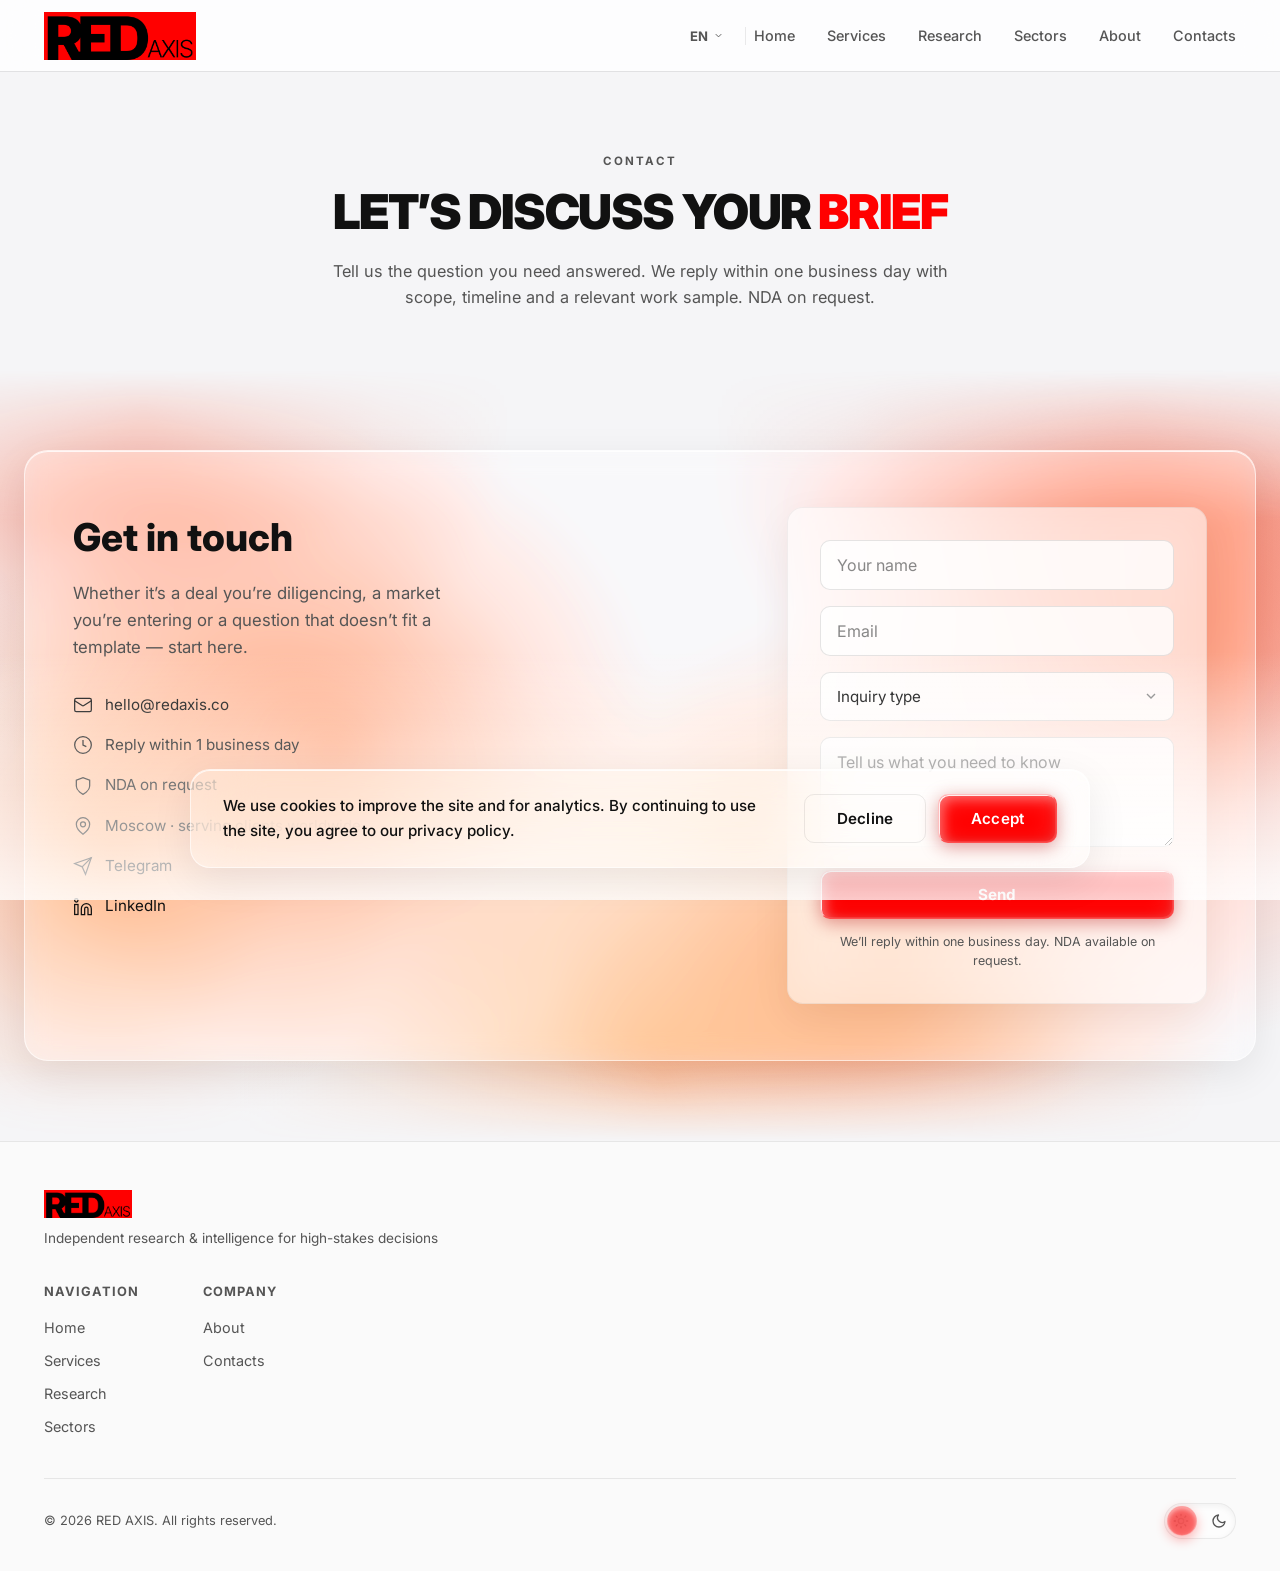
<file: contacts.html>
﻿<!DOCTYPE html>
<html lang="ru" data-page="contacts">
<head>
    <meta charset="UTF-8">
    <meta name="viewport" content="width=device-width, initial-scale=1.0">
    <link rel="icon" type="image/png" href="assets/favicon.png?v=1">
    <link rel="apple-touch-icon" href="assets/favicon.png?v=1">
    <meta name="description" content="Discuss your brief with RED AXIS. We reply within one business day with scope, timeline and a relevant work sample. NDA on request.">
    <meta property="og:type" content="website">
    <meta property="og:site_name" content="RED AXIS">
    <meta property="og:title" content="Contact — RED AXIS">
    <meta property="og:description" content="Tell us the question you need answered — reply within one business day. NDA on request.">
    <meta property="og:image" content="assets/logo.png">
    <meta name="twitter:card" content="summary">
    <title>Контакты — RED AXIS</title>
    <link rel="preconnect" href="https://fonts.googleapis.com">
    <link rel="preconnect" href="https://fonts.gstatic.com" crossorigin>
    <link href="https://fonts.googleapis.com/css2?family=Inter:wght@300;400;500;600;700;800;900&display=swap" rel="stylesheet">
    <link rel="stylesheet" href="styles.css?v=84">

    <script>
        (function(){
            var t=localStorage.getItem('theme');
            if(t){document.documentElement.setAttribute('data-theme',t);}
            else if(window.matchMedia&&window.matchMedia('(prefers-color-scheme:dark)').matches){
                document.documentElement.setAttribute('data-theme','dark');
            }
        })();
    </script>
    <!-- Yandex.Metrika counter -->
    <script type="text/javascript">(function(m,e,t,r,i,k,a){m[i]=m[i]||function(){(m[i].a=m[i].a||[]).push(arguments)};m[i].l=1*new Date();for(var j=0;j<document.scripts.length;j++){if(document.scripts[j].src===r){return;}}k=e.createElement(t),a=e.getElementsByTagName(t)[0],k.async=1,k.src=r,a.parentNode.insertBefore(k,a)})(window,document,'script','https://mc.yandex.ru/metrika/tag.js?id=109330928','ym');ym(109330928,'init',{ssr:true,webvisor:true,clickmap:true,ecommerce:"dataLayer",referrer:document.referrer,url:location.href,accurateTrackBounce:true,trackLinks:true});</script>
    <noscript><div><img src="https://mc.yandex.ru/watch/109330928" style="position:absolute;left:-9999px;" alt=""/></div></noscript>
    <!-- /Yandex.Metrika counter -->
</head>
<body>

    <!-- PAGE TRANSITION OVERLAY -->
    <div class="page-transition" id="pageTransition">
        <img src="assets/logo.png" alt="RED AXIS" class="page-transition__logo">
    </div>

<!-- HEADER -->
    <header class="header" id="header">
        <div class="header__inner">
            <a href="index.html" class="header__logo">
                <img src="assets/logo.png" alt="RED AXIS" class="header__logo-img">
            </a>
            <div class="header__right">
                <div class="lang-switch" id="headerLangSwitch">
                    <button class="lang-switch__btn" id="headerLangBtn">
                        <span id="headerLangLabel">RU</span>
                        <svg viewBox="0 0 24 24" fill="none" stroke="currentColor" stroke-width="2"><path d="m6 9 6 6 6-6"/></svg>
                    </button>
                    <div class="lang-switch__drop" id="headerLangDropdown">
                        <div class="lang-option" data-lang="ru"><span class="lang-option__name">Русский</span><span class="lang-option__flag"><svg viewBox="0 0 24 16"><rect width="24" height="16" fill="#fff"/><rect y="5.33" width="24" height="5.34" fill="#0039a6"/><rect y="10.67" width="24" height="5.33" fill="#d52b1e"/></svg></span></div>
                        <div class="lang-option" data-lang="en"><span class="lang-option__name">English</span><span class="lang-option__flag"><svg viewBox="0 0 24 16"><rect width="24" height="16" fill="#012169"/><path d="M0 0L24 16M24 0L0 16" stroke="#fff" stroke-width="3.2"/><path d="M0 0L24 16M24 0L0 16" stroke="#c8102e" stroke-width="1.6"/><rect x="9.6" width="4.8" height="16" fill="#fff"/><rect y="5.6" width="24" height="4.8" fill="#fff"/><rect x="10.8" width="2.4" height="16" fill="#c8102e"/><rect y="6.8" width="24" height="2.4" fill="#c8102e"/></svg></span></div>
                        <div class="lang-option" data-lang="zh"><span class="lang-option__name">中文</span><span class="lang-option__flag"><svg viewBox="0 0 24 16"><rect width="24" height="16" fill="#de2910"/><g fill="#ffde00"><path transform="translate(5 4.6) scale(3)" d="M0,-1 0.2245,-0.309 0.951,-0.309 0.3633,0.1181 0.588,0.809 0,0.382 -0.588,0.809 -0.3633,0.1181 -0.951,-0.309 -0.2245,-0.309Z"/><path transform="translate(10.5 1.6)" d="M0,-1 0.2245,-0.309 0.951,-0.309 0.3633,0.1181 0.588,0.809 0,0.382 -0.588,0.809 -0.3633,0.1181 -0.951,-0.309 -0.2245,-0.309Z"/><path transform="translate(12.5 3.6)" d="M0,-1 0.2245,-0.309 0.951,-0.309 0.3633,0.1181 0.588,0.809 0,0.382 -0.588,0.809 -0.3633,0.1181 -0.951,-0.309 -0.2245,-0.309Z"/><path transform="translate(12.5 6.2)" d="M0,-1 0.2245,-0.309 0.951,-0.309 0.3633,0.1181 0.588,0.809 0,0.382 -0.588,0.809 -0.3633,0.1181 -0.951,-0.309 -0.2245,-0.309Z"/><path transform="translate(10.5 8.2)" d="M0,-1 0.2245,-0.309 0.951,-0.309 0.3633,0.1181 0.588,0.809 0,0.382 -0.588,0.809 -0.3633,0.1181 -0.951,-0.309 -0.2245,-0.309Z"/></g></svg></span></div>
                        <div class="lang-option" data-lang="es"><span class="lang-option__name">Español</span><span class="lang-option__flag"><svg viewBox="0 0 24 16"><rect width="24" height="16" fill="#aa151b"/><rect y="4" width="24" height="8" fill="#f1bf00"/></svg></span></div>
                        <div class="lang-option" data-lang="de"><span class="lang-option__name">Deutsch</span><span class="lang-option__flag"><svg viewBox="0 0 24 16"><rect width="24" height="16" fill="#000"/><rect y="5.33" width="24" height="5.34" fill="#dd0000"/><rect y="10.67" width="24" height="5.33" fill="#ffce00"/></svg></span></div>
                        <div class="lang-option" data-lang="it"><span class="lang-option__name">Italiano</span><span class="lang-option__flag"><svg viewBox="0 0 24 16"><rect width="24" height="16" fill="#fff"/><rect width="8" height="16" fill="#009246"/><rect x="16" width="8" height="16" fill="#ce2b37"/></svg></span></div>
                        <div class="lang-option" data-lang="fr"><span class="lang-option__name">Français</span><span class="lang-option__flag"><svg viewBox="0 0 24 16"><rect width="24" height="16" fill="#fff"/><rect width="8" height="16" fill="#0055a4"/><rect x="16" width="8" height="16" fill="#ef4135"/></svg></span></div>
                        <div class="lang-option" data-lang="tr"><span class="lang-option__name">Türkçe</span><span class="lang-option__flag"><svg viewBox="0 0 24 16"><rect width="24" height="16" fill="#e30a17"/><circle cx="9" cy="8" r="4.2" fill="#fff"/><circle cx="10.6" cy="8" r="3.4" fill="#e30a17"/><path fill="#fff" transform="translate(15.2 8) scale(2.1) rotate(20)" d="M0,-1 0.2245,-0.309 0.951,-0.309 0.3633,0.1181 0.588,0.809 0,0.382 -0.588,0.809 -0.3633,0.1181 -0.951,-0.309 -0.2245,-0.309Z"/></svg></span></div>
                    </div>
                </div>
                <div class="header__lang-divider"></div>
                <button class="header__burger" id="burger" aria-label="Меню">
                    <span></span><span></span><span></span>
                </button>
            </div>
            <nav class="header__nav" id="nav">
                <div class="nav__header">
                    <img src="assets/logo.png" alt="RED AXIS" class="nav__logo">
                </div>
                <a href="index.html" class="header__link" data-i18n="nav.home">Главная</a>
                <a href="services.html" class="header__link" data-i18n="nav.services">Наши услуги</a>
                <a href="research.html" class="header__link" data-i18n="nav.research">Исследования</a>
                <a href="coverage.html" class="header__link" data-i18n="nav.coverage">Покрытие</a>
                <a href="about.html" class="header__link" data-i18n="nav.about">О нас</a>
                <a href="contacts.html" class="header__link" data-i18n="nav.contacts">Контакты</a>
            </nav>
        </div>
    </header>

    <!-- CONTACTS -->
    <div class="page-header">
        <span class="page-header__eyebrow" data-i18n="page.contacts.eyebrow">contact</span>
        <h1 class="page-header__title" data-i18n-html="page.contacts.h">Let’s discuss your <span class="text-accent">brief</span></h1>
        <p class="page-header__sub" data-i18n="page.contacts.sub">Tell us the question you need answered. We reply within one business day with scope, timeline and a relevant work sample. NDA on request.</p>
    </div>

    <section class="contacts" id="contacts">
        <canvas class="contacts__bg" id="contactsCanvas"></canvas>

        <div class="contacts__inner">
            <div class="contacts__info" data-animate>
                <h2 class="contacts__title" data-i18n="contacts.h">Get in touch</h2>
                <p class="contacts__text" data-i18n="contacts.p">Whether it’s a deal you’re diligencing, a market you’re entering or a question that doesn’t fit a template — start here.</p>
                <div class="contacts__details">
                    <a href="mailto:hello@redaxis.co" class="contacts__item">
                        <svg viewBox="0 0 24 24" fill="none" stroke="currentColor" stroke-width="1.5"><rect width="20" height="16" x="2" y="4" rx="2"/><path d="m22 7-8.97 5.7a1.94 1.94 0 0 1-2.06 0L2 7"/></svg>
                        hello@redaxis.co
                    </a>
                    <div class="contacts__item">
                        <svg viewBox="0 0 24 24" fill="none" stroke="currentColor" stroke-width="1.5"><circle cx="12" cy="12" r="10"/><polyline points="12 6 12 12 16 14"/></svg>
                        <span data-i18n="contacts.reply">Reply within 1 business day</span>
                    </div>
                    <div class="contacts__item">
                        <svg viewBox="0 0 24 24" fill="none" stroke="currentColor" stroke-width="1.5"><path d="M12 22s8-4 8-10V5l-8-3-8 3v7c0 6 8 10 8 10z"/></svg>
                        <span data-i18n="contacts.nda">NDA on request</span>
                    </div>
                    <div class="contacts__item">
                        <svg viewBox="0 0 24 24" fill="none" stroke="currentColor" stroke-width="1.5"><path d="M20 10c0 6-8 12-8 12s-8-6-8-12a8 8 0 0 1 16 0z"/><circle cx="12" cy="10" r="3"/></svg>
                        <span data-i18n="contacts.location">Москва, Россия</span>
                    </div>
                    <a href="https://t.me/redaxis" class="contacts__item" target="_blank" rel="noopener">
                        <svg viewBox="0 0 24 24" fill="none" stroke="currentColor" stroke-width="1.5"><path d="m22 2-7 20-4-9-9-4Z"/><path d="M22 2 11 13"/></svg>
                        Telegram
                    </a>
                    <a href="https://www.linkedin.com/company/redaxis" class="contacts__item" target="_blank" rel="noopener">
                        <svg viewBox="0 0 24 24" fill="none" stroke="currentColor" stroke-width="1.5"><path d="M16 8a6 6 0 0 1 6 6v7h-4v-7a2 2 0 0 0-2-2 2 2 0 0 0-2 2v7h-4v-7a6 6 0 0 1 6-6z"/><rect width="4" height="12" x="2" y="9"/><circle cx="4" cy="4" r="2"/></svg>
                        LinkedIn
                    </a>
                </div>
            </div>
            <form class="contacts__form glass-card" data-animate id="contactForm">
                <div class="form__group">
                    <input type="text" id="formName" data-i18n-ph="form.name" placeholder="Your name" required>
                </div>
                <div class="form__group">
                    <input type="email" id="formEmail" data-i18n-ph="form.email" placeholder="Email" required>
                </div>
                <div class="form__group">
                    <select id="formType" class="form__select" required>
                        <option value="" disabled selected data-i18n="form.type">Inquiry type</option>
                        <option value="new-business" data-i18n="form.type.new">New business</option>
                        <option value="partnerships" data-i18n="form.type.partner">Partnerships</option>
                        <option value="general" data-i18n="form.type.general">General inquiry</option>
                    </select>
                </div>
                <div class="form__group">
                    <textarea id="formMessage" data-i18n-ph="form.message" placeholder="Tell us what you need to know" rows="4" required></textarea>
                </div>
                <button type="submit" class="btn btn--primary btn--full" data-i18n="form.submit">Send</button>
                <p class="contacts__form-note" data-i18n="contacts.formnote">We’ll reply within one business day. NDA available on request.</p>
            </form>
        </div>
    </section>

<!-- FOOTER -->
    <footer class="footer">
        <div class="footer__inner">
            <div class="footer__brand">
                <img src="assets/logo.png" alt="RED AXIS" class="footer__logo">
                <p class="footer__desc" data-i18n="footer.desc">IT-исследования и аналитика для бизнеса</p>
            </div>
            <div class="footer__links">
                <div class="footer__col">
                    <h4 data-i18n="footer.nav">Навигация</h4>
                    <a href="index.html" data-i18n="nav.home">Главная</a>
                    <a href="services.html" data-i18n="nav.services">Наши услуги</a>
                    <a href="research.html" data-i18n="nav.research">Исследования</a>
                    <a href="coverage.html" data-i18n="nav.coverage">Покрытие</a>
                </div>
                <div class="footer__col">
                    <h4 data-i18n="footer.company">Компания</h4>
                    <a href="about.html" data-i18n="nav.about">О нас</a>
                    <a href="contacts.html" data-i18n="nav.contacts">Контакты</a>
                </div>
            </div>
            <div class="footer__bottom" style="display:flex; justify-content:space-between; align-items:center;">
                <span data-i18n="footer.copy">&copy; 2026 RED AXIS. Все права защищены.</span>
                <div class="theme-toggle-wrapper" style="margin-top:0;">
                    <button class="theme-toggle" id="themeToggle" aria-label="Переключить тему">
                        <svg class="icon-sun" viewBox="0 0 24 24" fill="none" stroke="currentColor" stroke-width="2" stroke-linecap="round" stroke-linejoin="round"><circle cx="12" cy="12" r="4"/><path d="M12 2v2M12 20v2M4.93 4.93l1.41 1.41M17.66 17.66l1.41 1.41M2 12h2M20 12h2M4.93 19.07l1.41-1.41M17.66 6.34l1.41-1.41"/></svg>
                        <div class="theme-toggle__slider"></div>
                        <svg class="icon-moon" viewBox="0 0 24 24" fill="none" stroke="currentColor" stroke-width="2" stroke-linecap="round" stroke-linejoin="round"><path d="M21 12.79A9 9 0 1 1 11.21 3 7 7 0 0 0 21 12.79z"/></svg>
                    </button>
                </div>
            </div>
        </div>
    </footer>

    <!-- COOKIE BANNER -->
    <div class="cookie-banner" id="cookieBanner">
        <div class="cookie-banner__bg"></div>
        <div class="cookie-banner__glass">
            <div class="cookie-banner__text">
                <p data-i18n="cookie.text">Мы используем файлы cookie для улучшения работы сайта и аналитики. Продолжая использовать сайт, вы соглашаетесь с нашей политикой конфиденциальности.</p>
            </div>
            <div class="cookie-banner__actions">
                <button class="btn btn--outline" id="declineCookies" data-i18n="cookie.decline">Отказаться</button>
                <button class="btn btn--primary" id="acceptCookies" data-i18n="cookie.accept">Принять</button>
            </div>
        </div>
    </div>

    <script src="i18n.js?v=13"></script>
    <script src="script.js?v=36"></script>

</body>
</html>
</file>
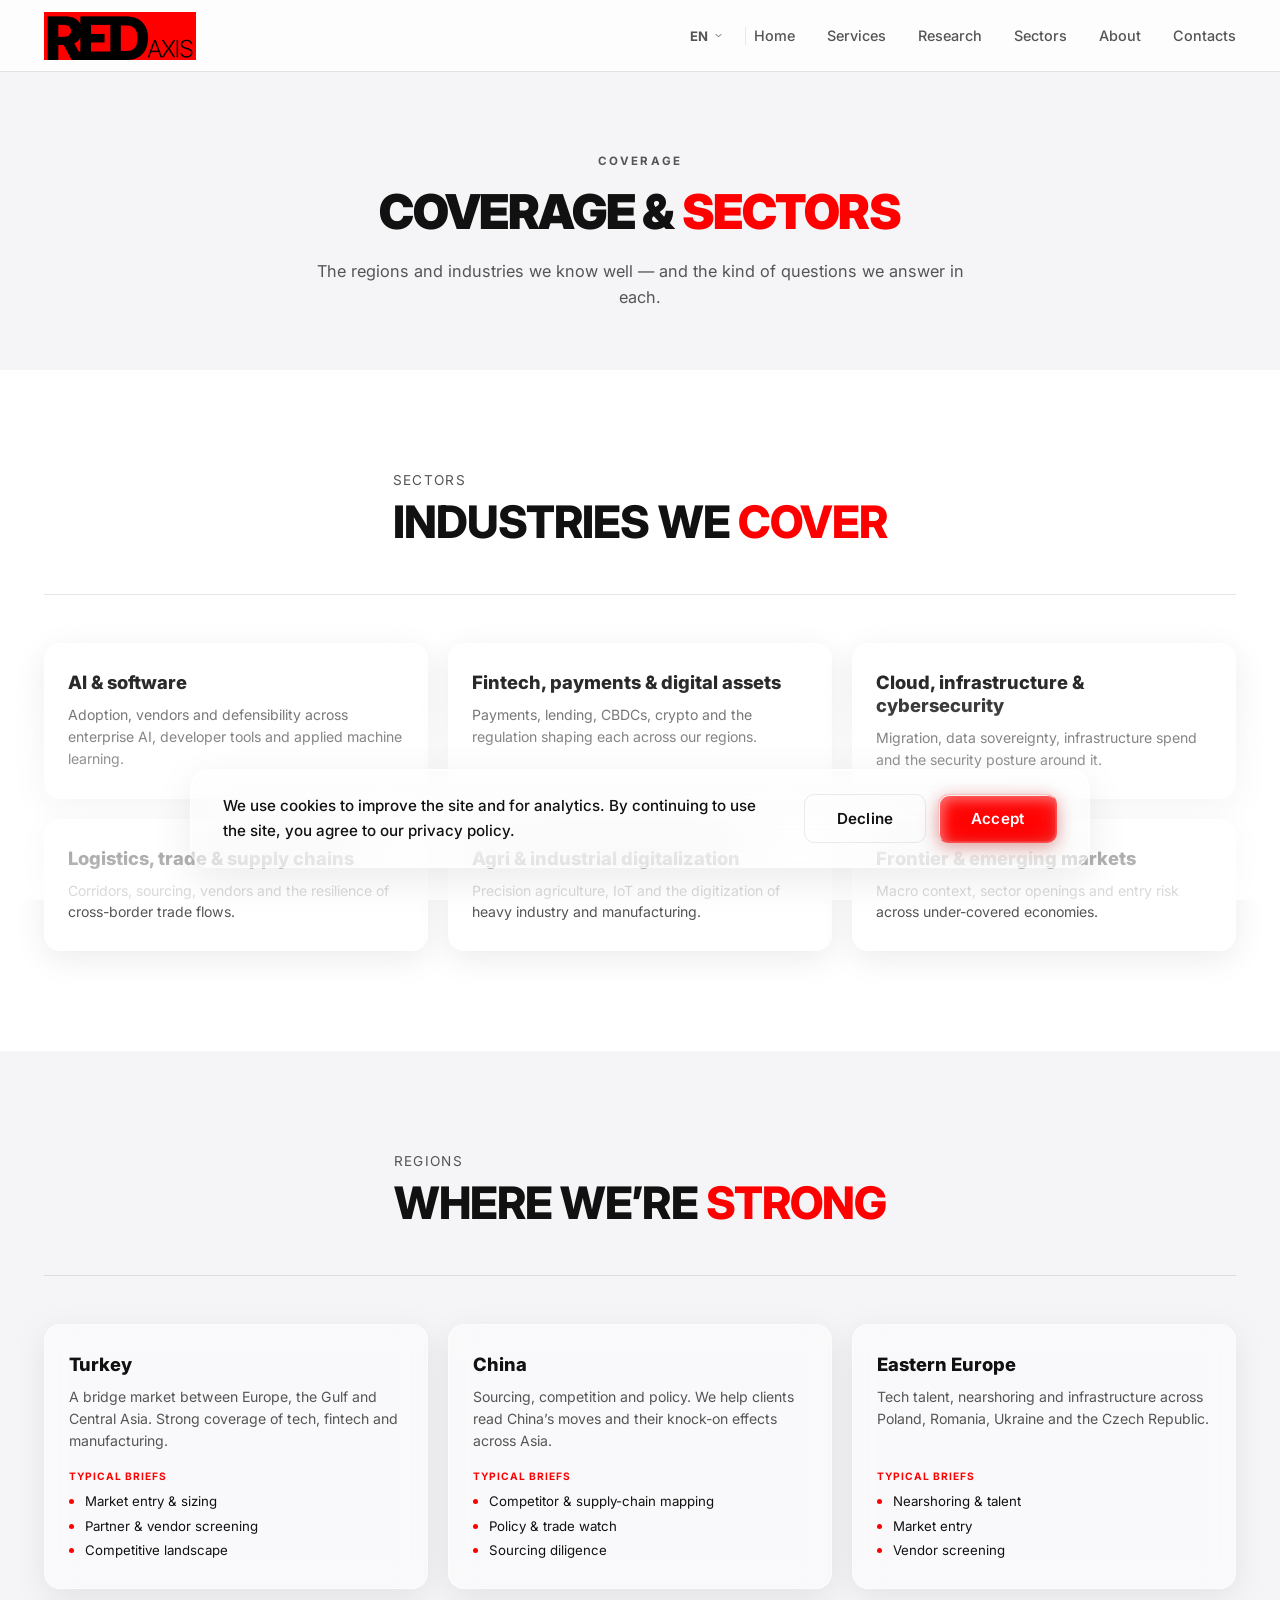
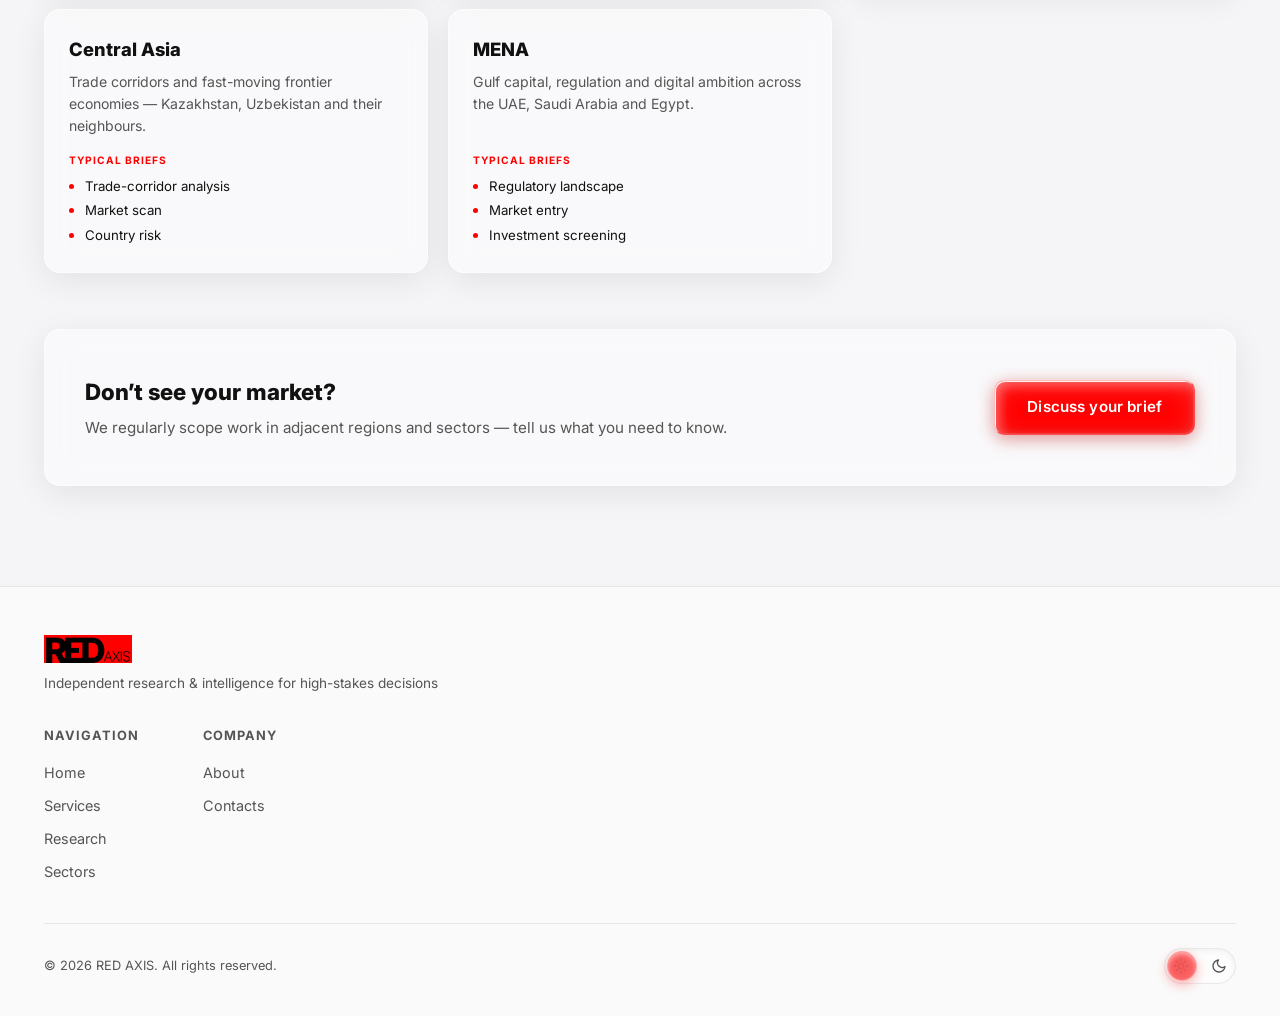
<file: coverage.html>
<!DOCTYPE html>
<html lang="ru" data-page="coverage">
<head>
    <meta charset="UTF-8">
    <meta name="viewport" content="width=device-width, initial-scale=1.0">
    <link rel="icon" type="image/png" href="assets/favicon.png?v=1">
    <link rel="apple-touch-icon" href="assets/favicon.png?v=1">
    <meta property="og:type" content="website">
    <meta property="og:site_name" content="RED AXIS">
    <meta property="og:title" content="Coverage & Sectors — RED AXIS">
    <meta property="og:description" content="The regions and industries RED AXIS knows well — and the questions we answer in each.">
    <meta property="og:image" content="assets/logo.png">
    <meta name="twitter:card" content="summary">
    <title>Coverage &amp; Sectors — RED AXIS</title>
    <meta name="description" content="RED AXIS coverage: AI, fintech, cloud, logistics and frontier sectors across Turkey, China, Eastern Europe, Central Asia, MENA and emerging markets.">
    <link rel="preconnect" href="https://fonts.googleapis.com">
    <link rel="preconnect" href="https://fonts.gstatic.com" crossorigin>
    <link href="https://fonts.googleapis.com/css2?family=Inter:wght@300;400;500;600;700;800;900&display=swap" rel="stylesheet">
    <link rel="stylesheet" href="styles.css?v=84">

    <script>
        (function(){
            var t=localStorage.getItem('theme');
            if(t){document.documentElement.setAttribute('data-theme',t);}
            else if(window.matchMedia&&window.matchMedia('(prefers-color-scheme:dark)').matches){
                document.documentElement.setAttribute('data-theme','dark');
            }
        })();
    </script>
    <!-- Yandex.Metrika counter -->
    <script type="text/javascript">(function(m,e,t,r,i,k,a){m[i]=m[i]||function(){(m[i].a=m[i].a||[]).push(arguments)};m[i].l=1*new Date();for(var j=0;j<document.scripts.length;j++){if(document.scripts[j].src===r){return;}}k=e.createElement(t),a=e.getElementsByTagName(t)[0],k.async=1,k.src=r,a.parentNode.insertBefore(k,a)})(window,document,'script','https://mc.yandex.ru/metrika/tag.js?id=109330928','ym');ym(109330928,'init',{ssr:true,webvisor:true,clickmap:true,ecommerce:"dataLayer",referrer:document.referrer,url:location.href,accurateTrackBounce:true,trackLinks:true});</script>
    <noscript><div><img src="https://mc.yandex.ru/watch/109330928" style="position:absolute;left:-9999px;" alt=""/></div></noscript>
    <!-- /Yandex.Metrika counter -->
</head>
<body>

    <!-- PAGE TRANSITION OVERLAY -->
    <div class="page-transition" id="pageTransition">
        <img src="assets/logo.png" alt="RED AXIS" class="page-transition__logo">
    </div>

<!-- HEADER -->
    <header class="header" id="header">
        <div class="header__inner">
            <a href="index.html" class="header__logo">
                <img src="assets/logo.png" alt="RED AXIS" class="header__logo-img">
            </a>
            <div class="header__right">
                <div class="lang-switch" id="headerLangSwitch">
                    <button class="lang-switch__btn" id="headerLangBtn">
                        <span id="headerLangLabel">RU</span>
                        <svg viewBox="0 0 24 24" fill="none" stroke="currentColor" stroke-width="2"><path d="m6 9 6 6 6-6"/></svg>
                    </button>
                    <div class="lang-switch__drop" id="headerLangDropdown">
                        <div class="lang-option" data-lang="ru"><span class="lang-option__name">Русский</span><span class="lang-option__flag"><svg viewBox="0 0 24 16"><rect width="24" height="16" fill="#fff"/><rect y="5.33" width="24" height="5.34" fill="#0039a6"/><rect y="10.67" width="24" height="5.33" fill="#d52b1e"/></svg></span></div>
                        <div class="lang-option" data-lang="en"><span class="lang-option__name">English</span><span class="lang-option__flag"><svg viewBox="0 0 24 16"><rect width="24" height="16" fill="#012169"/><path d="M0 0L24 16M24 0L0 16" stroke="#fff" stroke-width="3.2"/><path d="M0 0L24 16M24 0L0 16" stroke="#c8102e" stroke-width="1.6"/><rect x="9.6" width="4.8" height="16" fill="#fff"/><rect y="5.6" width="24" height="4.8" fill="#fff"/><rect x="10.8" width="2.4" height="16" fill="#c8102e"/><rect y="6.8" width="24" height="2.4" fill="#c8102e"/></svg></span></div>
                        <div class="lang-option" data-lang="zh"><span class="lang-option__name">中文</span><span class="lang-option__flag"><svg viewBox="0 0 24 16"><rect width="24" height="16" fill="#de2910"/><g fill="#ffde00"><path transform="translate(5 4.6) scale(3)" d="M0,-1 0.2245,-0.309 0.951,-0.309 0.3633,0.1181 0.588,0.809 0,0.382 -0.588,0.809 -0.3633,0.1181 -0.951,-0.309 -0.2245,-0.309Z"/><path transform="translate(10.5 1.6)" d="M0,-1 0.2245,-0.309 0.951,-0.309 0.3633,0.1181 0.588,0.809 0,0.382 -0.588,0.809 -0.3633,0.1181 -0.951,-0.309 -0.2245,-0.309Z"/><path transform="translate(12.5 3.6)" d="M0,-1 0.2245,-0.309 0.951,-0.309 0.3633,0.1181 0.588,0.809 0,0.382 -0.588,0.809 -0.3633,0.1181 -0.951,-0.309 -0.2245,-0.309Z"/><path transform="translate(12.5 6.2)" d="M0,-1 0.2245,-0.309 0.951,-0.309 0.3633,0.1181 0.588,0.809 0,0.382 -0.588,0.809 -0.3633,0.1181 -0.951,-0.309 -0.2245,-0.309Z"/><path transform="translate(10.5 8.2)" d="M0,-1 0.2245,-0.309 0.951,-0.309 0.3633,0.1181 0.588,0.809 0,0.382 -0.588,0.809 -0.3633,0.1181 -0.951,-0.309 -0.2245,-0.309Z"/></g></svg></span></div>
                        <div class="lang-option" data-lang="es"><span class="lang-option__name">Español</span><span class="lang-option__flag"><svg viewBox="0 0 24 16"><rect width="24" height="16" fill="#aa151b"/><rect y="4" width="24" height="8" fill="#f1bf00"/></svg></span></div>
                        <div class="lang-option" data-lang="de"><span class="lang-option__name">Deutsch</span><span class="lang-option__flag"><svg viewBox="0 0 24 16"><rect width="24" height="16" fill="#000"/><rect y="5.33" width="24" height="5.34" fill="#dd0000"/><rect y="10.67" width="24" height="5.33" fill="#ffce00"/></svg></span></div>
                        <div class="lang-option" data-lang="it"><span class="lang-option__name">Italiano</span><span class="lang-option__flag"><svg viewBox="0 0 24 16"><rect width="24" height="16" fill="#fff"/><rect width="8" height="16" fill="#009246"/><rect x="16" width="8" height="16" fill="#ce2b37"/></svg></span></div>
                        <div class="lang-option" data-lang="fr"><span class="lang-option__name">Français</span><span class="lang-option__flag"><svg viewBox="0 0 24 16"><rect width="24" height="16" fill="#fff"/><rect width="8" height="16" fill="#0055a4"/><rect x="16" width="8" height="16" fill="#ef4135"/></svg></span></div>
                        <div class="lang-option" data-lang="tr"><span class="lang-option__name">Türkçe</span><span class="lang-option__flag"><svg viewBox="0 0 24 16"><rect width="24" height="16" fill="#e30a17"/><circle cx="9" cy="8" r="4.2" fill="#fff"/><circle cx="10.6" cy="8" r="3.4" fill="#e30a17"/><path fill="#fff" transform="translate(15.2 8) scale(2.1) rotate(20)" d="M0,-1 0.2245,-0.309 0.951,-0.309 0.3633,0.1181 0.588,0.809 0,0.382 -0.588,0.809 -0.3633,0.1181 -0.951,-0.309 -0.2245,-0.309Z"/></svg></span></div>
                    </div>
                </div>
                <div class="header__lang-divider"></div>
                <button class="header__burger" id="burger" aria-label="Меню">
                    <span></span><span></span><span></span>
                </button>
            </div>
            <nav class="header__nav" id="nav">
                <div class="nav__header">
                    <img src="assets/logo.png" alt="RED AXIS" class="nav__logo">
                </div>
                <a href="index.html" class="header__link" data-i18n="nav.home">Главная</a>
                <a href="services.html" class="header__link" data-i18n="nav.services">Наши услуги</a>
                <a href="research.html" class="header__link" data-i18n="nav.research">Исследования</a>
                <a href="coverage.html" class="header__link" data-i18n="nav.coverage">Покрытие</a>
                <a href="about.html" class="header__link" data-i18n="nav.about">О нас</a>
                <a href="contacts.html" class="header__link" data-i18n="nav.contacts">Контакты</a>
            </nav>
        </div>
    </header>

    <div class="page-header">
        <span class="page-header__eyebrow" data-i18n="page.coverage.eyebrow">coverage</span>
        <h1 class="page-header__title" data-i18n-html="cov.title">COVERAGE &amp; <span class="text-accent">SECTORS</span></h1>
        <p class="page-header__sub" data-i18n="cov.sub">The regions and industries we know well — and the kind of questions we answer in each.</p>
    </div>

    <!-- SECTORS -->
    <section class="cov-sec cov-sec--a">
        <div class="section__container">
            <div class="advantages__header">
                <div class="advantages__header-inner">
                    <span class="advantages__eyebrow" data-i18n="cov.a.eyebrow">sectors</span>
                    <h2 class="section__title" data-i18n-html="cov.a.title">INDUSTRIES WE <span class="text-accent">COVER</span></h2>
                </div>
            </div>
            <div class="advantages__divider"></div>
            <div class="cov-grid">
                <div class="cov-card" data-animate>
                    <h3 class="cov-card__title" data-i18n="cov.s1.title">AI &amp; software</h3>
                    <p class="cov-card__text" data-i18n="cov.s1.text">Adoption, vendors and defensibility across enterprise AI, developer tools and applied machine learning.</p>
                </div>
                <div class="cov-card" data-animate>
                    <h3 class="cov-card__title" data-i18n="cov.s2.title">Fintech, payments &amp; digital assets</h3>
                    <p class="cov-card__text" data-i18n="cov.s2.text">Payments, lending, CBDCs, crypto and the regulation shaping each across our regions.</p>
                </div>
                <div class="cov-card" data-animate>
                    <h3 class="cov-card__title" data-i18n="cov.s3.title">Cloud, infrastructure &amp; cybersecurity</h3>
                    <p class="cov-card__text" data-i18n="cov.s3.text">Migration, data sovereignty, infrastructure spend and the security posture around it.</p>
                </div>
                <div class="cov-card" data-animate>
                    <h3 class="cov-card__title" data-i18n="cov.s4.title">Logistics, trade &amp; supply chains</h3>
                    <p class="cov-card__text" data-i18n="cov.s4.text">Corridors, sourcing, vendors and the resilience of cross-border trade flows.</p>
                </div>
                <div class="cov-card" data-animate>
                    <h3 class="cov-card__title" data-i18n="cov.s5.title">Agri &amp; industrial digitalization</h3>
                    <p class="cov-card__text" data-i18n="cov.s5.text">Precision agriculture, IoT and the digitization of heavy industry and manufacturing.</p>
                </div>
                <div class="cov-card" data-animate>
                    <h3 class="cov-card__title" data-i18n="cov.s6.title">Frontier &amp; emerging markets</h3>
                    <p class="cov-card__text" data-i18n="cov.s6.text">Macro context, sector openings and entry risk across under-covered economies.</p>
                </div>
            </div>
        </div>
    </section>

    <!-- REGIONS -->
    <section class="cov-sec cov-sec--b">
        <div class="section__container">
            <div class="advantages__header">
                <div class="advantages__header-inner">
                    <span class="advantages__eyebrow" data-i18n="cov.b.eyebrow">regions</span>
                    <h2 class="section__title" data-i18n-html="cov.b.title">WHERE WE’RE <span class="text-accent">STRONG</span></h2>
                </div>
            </div>
            <div class="advantages__divider"></div>
            <div class="cov-grid">

                <div class="cov-card" data-animate>
                    <h3 class="cov-card__title" data-i18n="cov.r1.title">Turkey</h3>
                    <p class="cov-card__text" data-i18n="cov.r1.text">A bridge market between Europe, the Gulf and Central Asia. Strong coverage of tech, fintech and manufacturing.</p>
                    <span class="cov-card__label" data-i18n="cov.typical">Typical briefs</span>
                    <ul class="cov-card__list">
                        <li data-i18n="cov.r1.li1">Market entry &amp; sizing</li>
                        <li data-i18n="cov.r1.li2">Partner &amp; vendor screening</li>
                        <li data-i18n="cov.r1.li3">Competitive landscape</li>
                    </ul>
                </div>

                <div class="cov-card" data-animate>
                    <h3 class="cov-card__title" data-i18n="cov.r2.title">China</h3>
                    <p class="cov-card__text" data-i18n="cov.r2.text">Sourcing, competition and policy. We help clients read China’s moves and their knock-on effects across Asia.</p>
                    <span class="cov-card__label" data-i18n="cov.typical">Typical briefs</span>
                    <ul class="cov-card__list">
                        <li data-i18n="cov.r2.li1">Competitor &amp; supply-chain mapping</li>
                        <li data-i18n="cov.r2.li2">Policy &amp; trade watch</li>
                        <li data-i18n="cov.r2.li3">Sourcing diligence</li>
                    </ul>
                </div>

                <div class="cov-card" data-animate>
                    <h3 class="cov-card__title" data-i18n="cov.r3.title">Eastern Europe</h3>
                    <p class="cov-card__text" data-i18n="cov.r3.text">Tech talent, nearshoring and infrastructure across Poland, Romania, Ukraine and the Czech Republic.</p>
                    <span class="cov-card__label" data-i18n="cov.typical">Typical briefs</span>
                    <ul class="cov-card__list">
                        <li data-i18n="cov.r3.li1">Nearshoring &amp; talent</li>
                        <li data-i18n="cov.r3.li2">Market entry</li>
                        <li data-i18n="cov.r3.li3">Vendor screening</li>
                    </ul>
                </div>

                <div class="cov-card" data-animate>
                    <h3 class="cov-card__title" data-i18n="cov.r4.title">Central Asia</h3>
                    <p class="cov-card__text" data-i18n="cov.r4.text">Trade corridors and fast-moving frontier economies — Kazakhstan, Uzbekistan and their neighbours.</p>
                    <span class="cov-card__label" data-i18n="cov.typical">Typical briefs</span>
                    <ul class="cov-card__list">
                        <li data-i18n="cov.r4.li1">Trade-corridor analysis</li>
                        <li data-i18n="cov.r4.li2">Market scan</li>
                        <li data-i18n="cov.r4.li3">Country risk</li>
                    </ul>
                </div>

                <div class="cov-card" data-animate>
                    <h3 class="cov-card__title" data-i18n="cov.r5.title">MENA</h3>
                    <p class="cov-card__text" data-i18n="cov.r5.text">Gulf capital, regulation and digital ambition across the UAE, Saudi Arabia and Egypt.</p>
                    <span class="cov-card__label" data-i18n="cov.typical">Typical briefs</span>
                    <ul class="cov-card__list">
                        <li data-i18n="cov.r5.li1">Regulatory landscape</li>
                        <li data-i18n="cov.r5.li2">Market entry</li>
                        <li data-i18n="cov.r5.li3">Investment screening</li>
                    </ul>
                </div>

                <div class="cov-card" data-animate>
                    <h3 class="cov-card__title" data-i18n="cov.r6.title">Sri Lanka &amp; frontier</h3>
                    <p class="cov-card__text" data-i18n="cov.r6.text">Under-covered economies where on-the-ground access matters most and desk research falls short.</p>
                    <span class="cov-card__label" data-i18n="cov.typical">Typical briefs</span>
                    <ul class="cov-card__list">
                        <li data-i18n="cov.r6.li1">Frontier market notes</li>
                        <li data-i18n="cov.r6.li2">Entry risk</li>
                        <li data-i18n="cov.r6.li3">Sector openings</li>
                    </ul>
                </div>

            </div>

            <div class="services-band" data-animate>
                <div class="services-band__text">
                    <h3 data-i18n="cov.band.h">Don’t see your market?</h3>
                    <p data-i18n="cov.band.p">We regularly scope work in adjacent regions and sectors — tell us what you need to know.</p>
                </div>
                <a href="contacts.html" class="btn btn--primary" data-i18n="btn.discuss">Discuss your brief</a>
            </div>
        </div>
    </section>

<!-- FOOTER -->
    <footer class="footer">
        <div class="footer__inner">
            <div class="footer__brand">
                <img src="assets/logo.png" alt="RED AXIS" class="footer__logo">
                <p class="footer__desc" data-i18n="footer.desc">IT-исследования и аналитика для бизнеса</p>
            </div>
            <div class="footer__links">
                <div class="footer__col">
                    <h4 data-i18n="footer.nav">Навигация</h4>
                    <a href="index.html" data-i18n="nav.home">Главная</a>
                    <a href="services.html" data-i18n="nav.services">Наши услуги</a>
                    <a href="research.html" data-i18n="nav.research">Исследования</a>
                    <a href="coverage.html" data-i18n="nav.coverage">Покрытие</a>
                </div>
                <div class="footer__col">
                    <h4 data-i18n="footer.company">Компания</h4>
                    <a href="about.html" data-i18n="nav.about">О нас</a>
                    <a href="contacts.html" data-i18n="nav.contacts">Контакты</a>
                </div>
            </div>
            <div class="footer__bottom" style="display:flex; justify-content:space-between; align-items:center;">
                <span data-i18n="footer.copy">&copy; 2026 RED AXIS. Все права защищены.</span>
                <div class="theme-toggle-wrapper" style="margin-top:0;">
                    <button class="theme-toggle" id="themeToggle" aria-label="Переключить тему">
                        <svg class="icon-sun" viewBox="0 0 24 24" fill="none" stroke="currentColor" stroke-width="2" stroke-linecap="round" stroke-linejoin="round"><circle cx="12" cy="12" r="4"/><path d="M12 2v2M12 20v2M4.93 4.93l1.41 1.41M17.66 17.66l1.41 1.41M2 12h2M20 12h2M4.93 19.07l1.41-1.41M17.66 6.34l1.41-1.41"/></svg>
                        <div class="theme-toggle__slider"></div>
                        <svg class="icon-moon" viewBox="0 0 24 24" fill="none" stroke="currentColor" stroke-width="2" stroke-linecap="round" stroke-linejoin="round"><path d="M21 12.79A9 9 0 1 1 11.21 3 7 7 0 0 0 21 12.79z"/></svg>
                    </button>
                </div>
            </div>
        </div>
    </footer>

    <!-- COOKIE BANNER -->
    <div class="cookie-banner" id="cookieBanner">
        <div class="cookie-banner__bg"></div>
        <div class="cookie-banner__glass">
            <div class="cookie-banner__text">
                <p data-i18n="cookie.text">Мы используем файлы cookie для улучшения работы сайта и аналитики. Продолжая использовать сайт, вы соглашаетесь с нашей политикой конфиденциальности.</p>
            </div>
            <div class="cookie-banner__actions">
                <button class="btn btn--outline" id="declineCookies" data-i18n="cookie.decline">Отказаться</button>
                <button class="btn btn--primary" id="acceptCookies" data-i18n="cookie.accept">Принять</button>
            </div>
        </div>
    </div>

    <script src="i18n.js?v=13"></script>
    <script src="script.js?v=36"></script>

</body>
</html>
</file>
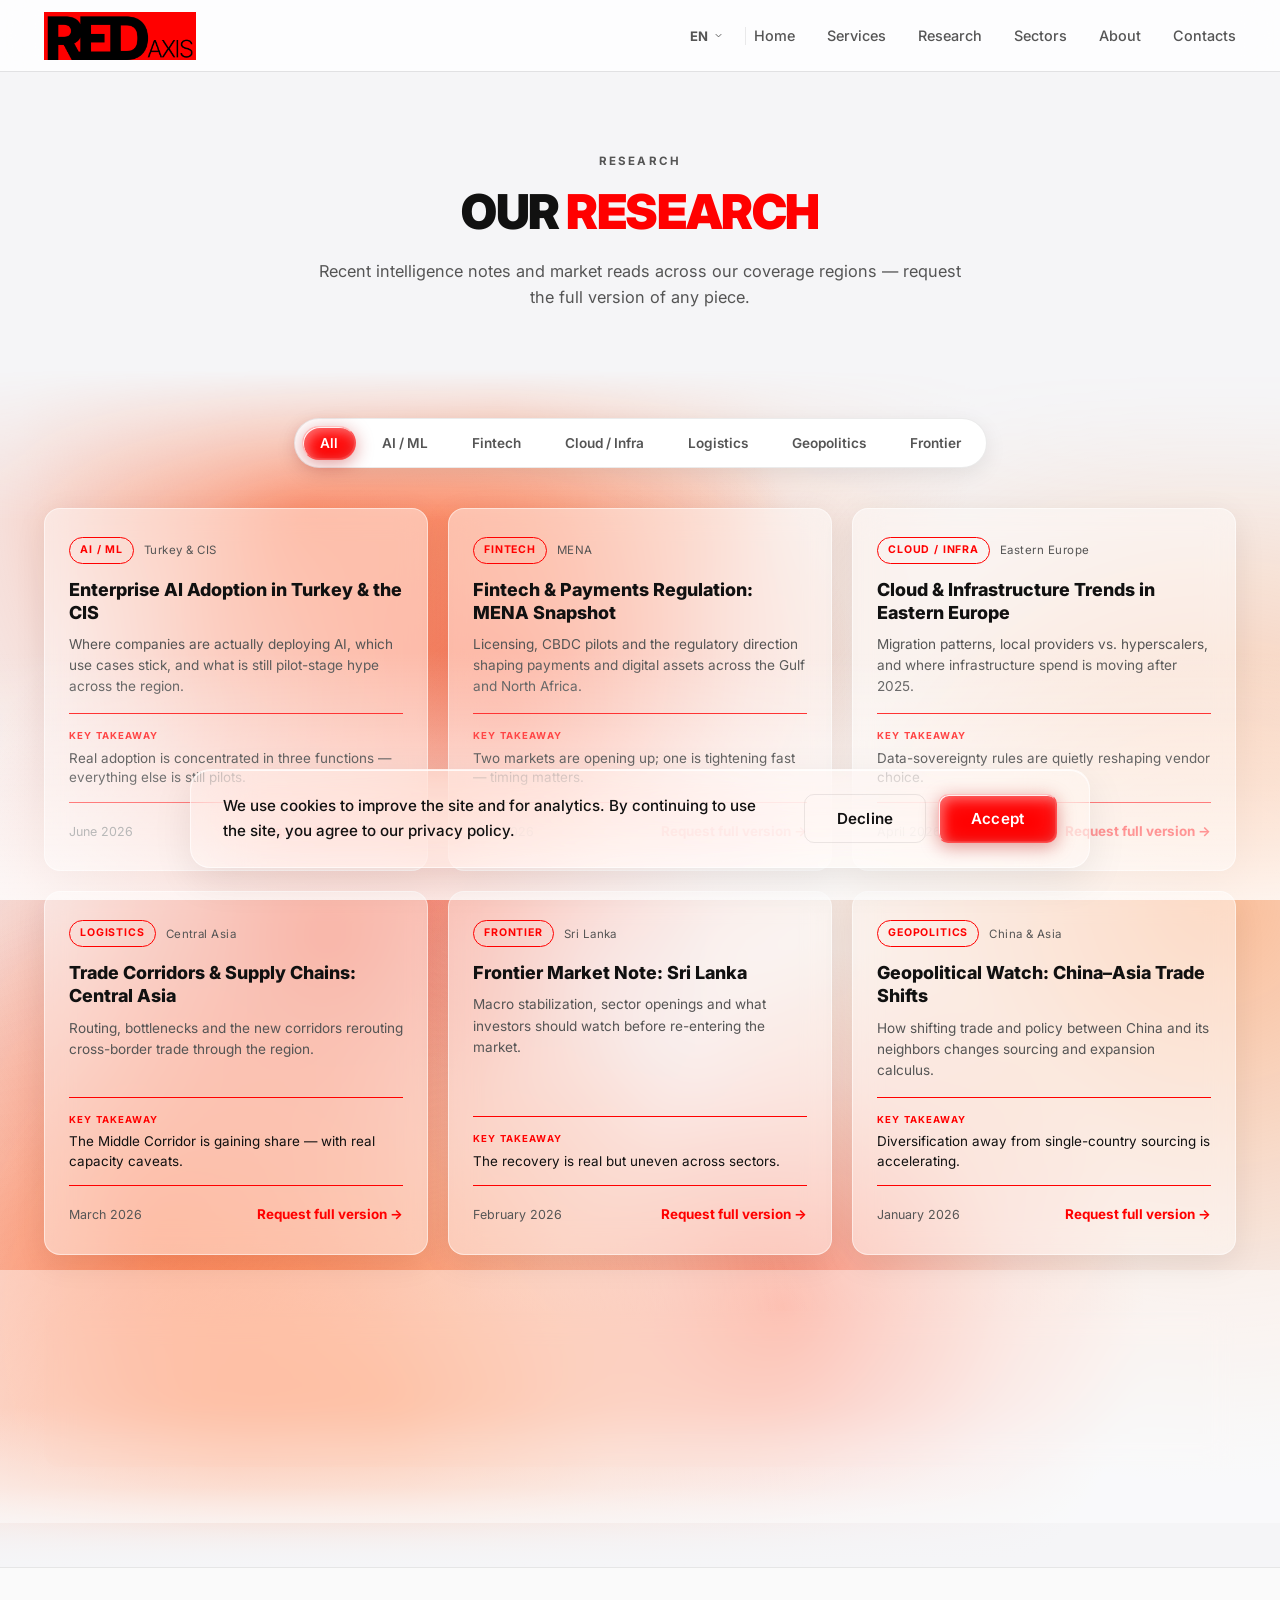
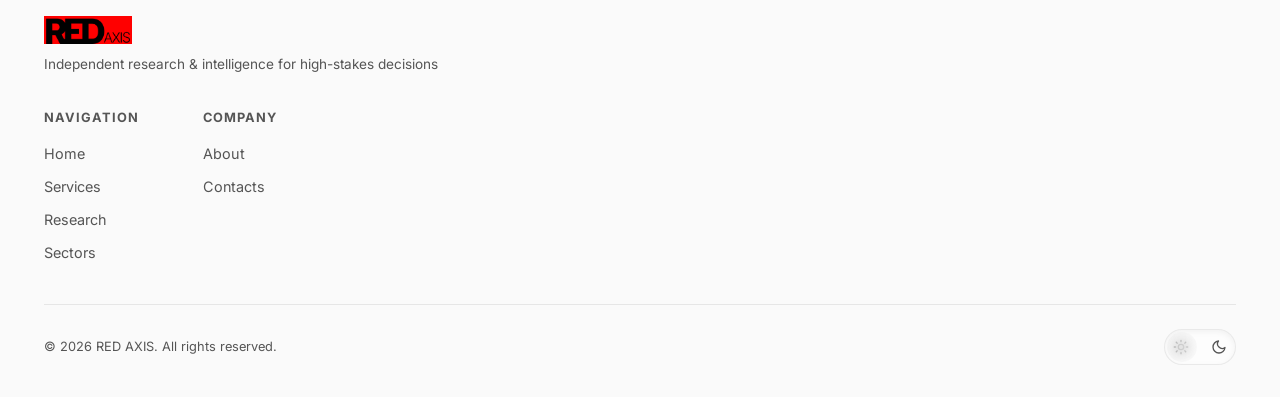
<file: research.html>
<!DOCTYPE html>
<html lang="ru" data-page="research">
<head>
    <meta charset="UTF-8">
    <meta name="viewport" content="width=device-width, initial-scale=1.0">
    <link rel="icon" type="image/png" href="assets/favicon.png?v=1">
    <link rel="apple-touch-icon" href="assets/favicon.png?v=1">
    <meta name="description" content="Recent intelligence notes and market reads from RED AXIS across AI, fintech, cloud, logistics and frontier sectors in Turkey, the CIS, MENA and Asia. Request the full version of any piece.">
    <meta property="og:type" content="website">
    <meta property="og:site_name" content="RED AXIS">
    <meta property="og:title" content="Research — RED AXIS">
    <meta property="og:description" content="Intelligence notes across AI, fintech, cloud, logistics and frontier markets.">
    <meta property="og:image" content="assets/logo.png">
    <meta name="twitter:card" content="summary">
    <title>Исследования — RED AXIS</title>
    <link rel="preconnect" href="https://fonts.googleapis.com">
    <link rel="preconnect" href="https://fonts.gstatic.com" crossorigin>
    <link href="https://fonts.googleapis.com/css2?family=Inter:wght@300;400;500;600;700;800;900&display=swap" rel="stylesheet">
    <link rel="stylesheet" href="styles.css?v=84">
    <!-- Yandex.Metrika counter -->
    <script type="text/javascript">(function(m,e,t,r,i,k,a){m[i]=m[i]||function(){(m[i].a=m[i].a||[]).push(arguments)};m[i].l=1*new Date();for(var j=0;j<document.scripts.length;j++){if(document.scripts[j].src===r){return;}}k=e.createElement(t),a=e.getElementsByTagName(t)[0],k.async=1,k.src=r,a.parentNode.insertBefore(k,a)})(window,document,'script','https://mc.yandex.ru/metrika/tag.js?id=109330928','ym');ym(109330928,'init',{ssr:true,webvisor:true,clickmap:true,ecommerce:"dataLayer",referrer:document.referrer,url:location.href,accurateTrackBounce:true,trackLinks:true});</script>
    <noscript><div><img src="https://mc.yandex.ru/watch/109330928" style="position:absolute;left:-9999px;" alt=""/></div></noscript>
    <!-- /Yandex.Metrika counter -->

    <script>
        (function(){
            var t=localStorage.getItem('theme');
            if(t){document.documentElement.setAttribute('data-theme',t);}
            else if(window.matchMedia&&window.matchMedia('(prefers-color-scheme:dark)').matches){
                document.documentElement.setAttribute('data-theme','dark');
            }
        })();
    </script>
</head>
<body>

    <!-- PAGE TRANSITION OVERLAY -->
    <div class="page-transition" id="pageTransition">
        <img src="assets/logo.png" alt="RED AXIS" class="page-transition__logo">
    </div>

<!-- HEADER -->
    <header class="header" id="header">
        <div class="header__inner">
            <a href="index.html" class="header__logo">
                <img src="assets/logo.png" alt="RED AXIS" class="header__logo-img">
            </a>
            <div class="header__right">
                <div class="lang-switch" id="headerLangSwitch">
                    <button class="lang-switch__btn" id="headerLangBtn">
                        <span id="headerLangLabel">RU</span>
                        <svg viewBox="0 0 24 24" fill="none" stroke="currentColor" stroke-width="2"><path d="m6 9 6 6 6-6"/></svg>
                    </button>
                    <div class="lang-switch__drop" id="headerLangDropdown">
                        <div class="lang-option" data-lang="ru"><span class="lang-option__name">Русский</span><span class="lang-option__flag"><svg viewBox="0 0 24 16"><rect width="24" height="16" fill="#fff"/><rect y="5.33" width="24" height="5.34" fill="#0039a6"/><rect y="10.67" width="24" height="5.33" fill="#d52b1e"/></svg></span></div>
                        <div class="lang-option" data-lang="en"><span class="lang-option__name">English</span><span class="lang-option__flag"><svg viewBox="0 0 24 16"><rect width="24" height="16" fill="#012169"/><path d="M0 0L24 16M24 0L0 16" stroke="#fff" stroke-width="3.2"/><path d="M0 0L24 16M24 0L0 16" stroke="#c8102e" stroke-width="1.6"/><rect x="9.6" width="4.8" height="16" fill="#fff"/><rect y="5.6" width="24" height="4.8" fill="#fff"/><rect x="10.8" width="2.4" height="16" fill="#c8102e"/><rect y="6.8" width="24" height="2.4" fill="#c8102e"/></svg></span></div>
                        <div class="lang-option" data-lang="zh"><span class="lang-option__name">中文</span><span class="lang-option__flag"><svg viewBox="0 0 24 16"><rect width="24" height="16" fill="#de2910"/><g fill="#ffde00"><path transform="translate(5 4.6) scale(3)" d="M0,-1 0.2245,-0.309 0.951,-0.309 0.3633,0.1181 0.588,0.809 0,0.382 -0.588,0.809 -0.3633,0.1181 -0.951,-0.309 -0.2245,-0.309Z"/><path transform="translate(10.5 1.6)" d="M0,-1 0.2245,-0.309 0.951,-0.309 0.3633,0.1181 0.588,0.809 0,0.382 -0.588,0.809 -0.3633,0.1181 -0.951,-0.309 -0.2245,-0.309Z"/><path transform="translate(12.5 3.6)" d="M0,-1 0.2245,-0.309 0.951,-0.309 0.3633,0.1181 0.588,0.809 0,0.382 -0.588,0.809 -0.3633,0.1181 -0.951,-0.309 -0.2245,-0.309Z"/><path transform="translate(12.5 6.2)" d="M0,-1 0.2245,-0.309 0.951,-0.309 0.3633,0.1181 0.588,0.809 0,0.382 -0.588,0.809 -0.3633,0.1181 -0.951,-0.309 -0.2245,-0.309Z"/><path transform="translate(10.5 8.2)" d="M0,-1 0.2245,-0.309 0.951,-0.309 0.3633,0.1181 0.588,0.809 0,0.382 -0.588,0.809 -0.3633,0.1181 -0.951,-0.309 -0.2245,-0.309Z"/></g></svg></span></div>
                        <div class="lang-option" data-lang="es"><span class="lang-option__name">Español</span><span class="lang-option__flag"><svg viewBox="0 0 24 16"><rect width="24" height="16" fill="#aa151b"/><rect y="4" width="24" height="8" fill="#f1bf00"/></svg></span></div>
                        <div class="lang-option" data-lang="de"><span class="lang-option__name">Deutsch</span><span class="lang-option__flag"><svg viewBox="0 0 24 16"><rect width="24" height="16" fill="#000"/><rect y="5.33" width="24" height="5.34" fill="#dd0000"/><rect y="10.67" width="24" height="5.33" fill="#ffce00"/></svg></span></div>
                        <div class="lang-option" data-lang="it"><span class="lang-option__name">Italiano</span><span class="lang-option__flag"><svg viewBox="0 0 24 16"><rect width="24" height="16" fill="#fff"/><rect width="8" height="16" fill="#009246"/><rect x="16" width="8" height="16" fill="#ce2b37"/></svg></span></div>
                        <div class="lang-option" data-lang="fr"><span class="lang-option__name">Français</span><span class="lang-option__flag"><svg viewBox="0 0 24 16"><rect width="24" height="16" fill="#fff"/><rect width="8" height="16" fill="#0055a4"/><rect x="16" width="8" height="16" fill="#ef4135"/></svg></span></div>
                        <div class="lang-option" data-lang="tr"><span class="lang-option__name">Türkçe</span><span class="lang-option__flag"><svg viewBox="0 0 24 16"><rect width="24" height="16" fill="#e30a17"/><circle cx="9" cy="8" r="4.2" fill="#fff"/><circle cx="10.6" cy="8" r="3.4" fill="#e30a17"/><path fill="#fff" transform="translate(15.2 8) scale(2.1) rotate(20)" d="M0,-1 0.2245,-0.309 0.951,-0.309 0.3633,0.1181 0.588,0.809 0,0.382 -0.588,0.809 -0.3633,0.1181 -0.951,-0.309 -0.2245,-0.309Z"/></svg></span></div>
                    </div>
                </div>
                <div class="header__lang-divider"></div>
                <button class="header__burger" id="burger" aria-label="Меню">
                    <span></span><span></span><span></span>
                </button>
            </div>
            <nav class="header__nav" id="nav">
                <div class="nav__header">
                    <img src="assets/logo.png" alt="RED AXIS" class="nav__logo">
                </div>
                <a href="index.html" class="header__link" data-i18n="nav.home">Главная</a>
                <a href="services.html" class="header__link" data-i18n="nav.services">Наши услуги</a>
                <a href="research.html" class="header__link" data-i18n="nav.research">Исследования</a>
                <a href="coverage.html" class="header__link" data-i18n="nav.coverage">Покрытие</a>
                <a href="about.html" class="header__link" data-i18n="nav.about">О нас</a>
                <a href="contacts.html" class="header__link" data-i18n="nav.contacts">Контакты</a>
            </nav>
        </div>
    </header>

    <div class="page-header">
        <span class="page-header__eyebrow" data-i18n="page.research.eyebrow">research</span>
        <h1 class="page-header__title" data-i18n-html="page.research.h">Our <span class="text-accent">research</span></h1>
        <p class="page-header__sub" data-i18n="page.research.sub">Recent intelligence notes and market reads across our coverage regions — request the full version of any piece.</p>
    </div>

<!-- RESEARCH GRID -->
    <section class="research" id="research">
        <canvas class="research__bg" id="researchCanvas"></canvas>
        <div class="section__container">
            <div class="rfilter" id="rfilter">
                <span class="rfilter__pill" id="rfilterPill" aria-hidden="true"></span>
                <button class="rfilter__chip is-active" data-filter="all" data-i18n="rf.all">All</button>
                <button class="rfilter__chip" data-filter="ai" data-i18n="rf.ai">AI / ML</button>
                <button class="rfilter__chip" data-filter="fintech" data-i18n="rf.fintech">Fintech</button>
                <button class="rfilter__chip" data-filter="cloud" data-i18n="rf.cloud">Cloud / Infra</button>
                <button class="rfilter__chip" data-filter="logistics" data-i18n="rf.logistics">Logistics</button>
                <button class="rfilter__chip" data-filter="geopolitics" data-i18n="rf.geopolitics">Geopolitics</button>
                <button class="rfilter__chip" data-filter="frontier" data-i18n="rf.frontier">Frontier</button>
            </div>

            <div class="rgrid">

                <article class="rcard" data-animate data-sector="ai">
                    <div class="rcard__meta">
                        <span class="rcard__tag" data-i18n="rc.1.tag">AI / ML</span>
                        <span class="rcard__geo" data-i18n="rc.1.geo">Turkey &amp; CIS</span>
                    </div>
                    <h3 class="rcard__title" data-i18n="rc.1.title">Enterprise AI Adoption in Turkey &amp; the CIS</h3>
                    <p class="rcard__summary" data-i18n="rc.1.summary">Where companies are actually deploying AI, which use cases stick, and what is still pilot-stage hype across the region.</p>
                    <div class="rcard__takeaway">
                        <span class="rcard__takeaway-label" data-i18n="rc.takeaway">Key takeaway</span>
                        <p data-i18n="rc.1.take">Real adoption is concentrated in three functions — everything else is still pilots.</p>
                    </div>
                    <div class="rcard__foot">
                        <span class="rcard__date" data-i18n="rc.1.date">June 2026</span>
                        <a href="contacts.html" class="rcard__cta" data-i18n="btn.requestfull">Request full version →</a>
                    </div>
                </article>

                <article class="rcard" data-animate data-sector="fintech">
                    <div class="rcard__meta">
                        <span class="rcard__tag" data-i18n="rc.2.tag">Fintech</span>
                        <span class="rcard__geo" data-i18n="rc.2.geo">MENA</span>
                    </div>
                    <h3 class="rcard__title" data-i18n="rc.2.title">Fintech &amp; Payments Regulation: MENA Snapshot</h3>
                    <p class="rcard__summary" data-i18n="rc.2.summary">Licensing, CBDC pilots and the regulatory direction shaping payments and digital assets across the Gulf and North Africa.</p>
                    <div class="rcard__takeaway">
                        <span class="rcard__takeaway-label" data-i18n="rc.takeaway">Key takeaway</span>
                        <p data-i18n="rc.2.take">Two markets are opening up; one is tightening fast — timing matters.</p>
                    </div>
                    <div class="rcard__foot">
                        <span class="rcard__date" data-i18n="rc.2.date">May 2026</span>
                        <a href="contacts.html" class="rcard__cta" data-i18n="btn.requestfull">Request full version →</a>
                    </div>
                </article>

                <article class="rcard" data-animate data-sector="cloud">
                    <div class="rcard__meta">
                        <span class="rcard__tag" data-i18n="rc.3.tag">Cloud / Infra</span>
                        <span class="rcard__geo" data-i18n="rc.3.geo">Eastern Europe</span>
                    </div>
                    <h3 class="rcard__title" data-i18n="rc.3.title">Cloud &amp; Infrastructure Trends in Eastern Europe</h3>
                    <p class="rcard__summary" data-i18n="rc.3.summary">Migration patterns, local providers vs. hyperscalers, and where infrastructure spend is moving after 2025.</p>
                    <div class="rcard__takeaway">
                        <span class="rcard__takeaway-label" data-i18n="rc.takeaway">Key takeaway</span>
                        <p data-i18n="rc.3.take">Data-sovereignty rules are quietly reshaping vendor choice.</p>
                    </div>
                    <div class="rcard__foot">
                        <span class="rcard__date" data-i18n="rc.3.date">April 2026</span>
                        <a href="contacts.html" class="rcard__cta" data-i18n="btn.requestfull">Request full version →</a>
                    </div>
                </article>

                <article class="rcard" data-animate data-sector="logistics">
                    <div class="rcard__meta">
                        <span class="rcard__tag" data-i18n="rc.4.tag">Logistics</span>
                        <span class="rcard__geo" data-i18n="rc.4.geo">Central Asia</span>
                    </div>
                    <h3 class="rcard__title" data-i18n="rc.4.title">Trade Corridors &amp; Supply Chains: Central Asia</h3>
                    <p class="rcard__summary" data-i18n="rc.4.summary">Routing, bottlenecks and the new corridors rerouting cross-border trade through the region.</p>
                    <div class="rcard__takeaway">
                        <span class="rcard__takeaway-label" data-i18n="rc.takeaway">Key takeaway</span>
                        <p data-i18n="rc.4.take">The Middle Corridor is gaining share — with real capacity caveats.</p>
                    </div>
                    <div class="rcard__foot">
                        <span class="rcard__date" data-i18n="rc.4.date">March 2026</span>
                        <a href="contacts.html" class="rcard__cta" data-i18n="btn.requestfull">Request full version →</a>
                    </div>
                </article>

                <article class="rcard" data-animate data-sector="frontier">
                    <div class="rcard__meta">
                        <span class="rcard__tag" data-i18n="rc.5.tag">Frontier</span>
                        <span class="rcard__geo" data-i18n="rc.5.geo">Sri Lanka</span>
                    </div>
                    <h3 class="rcard__title" data-i18n="rc.5.title">Frontier Market Note: Sri Lanka</h3>
                    <p class="rcard__summary" data-i18n="rc.5.summary">Macro stabilization, sector openings and what investors should watch before re-entering the market.</p>
                    <div class="rcard__takeaway">
                        <span class="rcard__takeaway-label" data-i18n="rc.takeaway">Key takeaway</span>
                        <p data-i18n="rc.5.take">The recovery is real but uneven across sectors.</p>
                    </div>
                    <div class="rcard__foot">
                        <span class="rcard__date" data-i18n="rc.5.date">February 2026</span>
                        <a href="contacts.html" class="rcard__cta" data-i18n="btn.requestfull">Request full version →</a>
                    </div>
                </article>

                <article class="rcard" data-animate data-sector="geopolitics">
                    <div class="rcard__meta">
                        <span class="rcard__tag" data-i18n="rc.6.tag">Geopolitics</span>
                        <span class="rcard__geo" data-i18n="rc.6.geo">China &amp; Asia</span>
                    </div>
                    <h3 class="rcard__title" data-i18n="rc.6.title">Geopolitical Watch: China–Asia Trade Shifts</h3>
                    <p class="rcard__summary" data-i18n="rc.6.summary">How shifting trade and policy between China and its neighbors changes sourcing and expansion calculus.</p>
                    <div class="rcard__takeaway">
                        <span class="rcard__takeaway-label" data-i18n="rc.takeaway">Key takeaway</span>
                        <p data-i18n="rc.6.take">Diversification away from single-country sourcing is accelerating.</p>
                    </div>
                    <div class="rcard__foot">
                        <span class="rcard__date" data-i18n="rc.6.date">January 2026</span>
                        <a href="contacts.html" class="rcard__cta" data-i18n="btn.requestfull">Request full version →</a>
                    </div>
                </article>

            </div>

            <div class="services-band" data-animate>
                <div class="services-band__text">
                    <h3 data-i18n="rsh.band.h">Looking for the full report?</h3>
                    <p data-i18n="rsh.band.p">Request a sample or the full version of any piece — or commission a custom note for your market.</p>
                </div>
                <a href="contacts.html" class="btn btn--primary" data-i18n="rsh.band.btn">Request full version</a>
            </div>
        </div>
    </section>

<!-- FOOTER -->
    <footer class="footer">
        <div class="footer__inner">
            <div class="footer__brand">
                <img src="assets/logo.png" alt="RED AXIS" class="footer__logo">
                <p class="footer__desc" data-i18n="footer.desc">IT-исследования и аналитика для бизнеса</p>
            </div>
            <div class="footer__links">
                <div class="footer__col">
                    <h4 data-i18n="footer.nav">Навигация</h4>
                    <a href="index.html" data-i18n="nav.home">Главная</a>
                    <a href="services.html" data-i18n="nav.services">Наши услуги</a>
                    <a href="research.html" data-i18n="nav.research">Исследования</a>
                    <a href="coverage.html" data-i18n="nav.coverage">Покрытие</a>
                </div>
                <div class="footer__col">
                    <h4 data-i18n="footer.company">Компания</h4>
                    <a href="about.html" data-i18n="nav.about">О нас</a>
                    <a href="contacts.html" data-i18n="nav.contacts">Контакты</a>
                </div>
            </div>
            <div class="footer__bottom" style="display:flex; justify-content:space-between; align-items:center;">
                <span data-i18n="footer.copy">&copy; 2026 RED AXIS. Все права защищены.</span>
                <div class="theme-toggle-wrapper" style="margin-top:0;">
                    <button class="theme-toggle" id="themeToggle" aria-label="Переключить тему">
                        <svg class="icon-sun" viewBox="0 0 24 24" fill="none" stroke="currentColor" stroke-width="2" stroke-linecap="round" stroke-linejoin="round"><circle cx="12" cy="12" r="4"/><path d="M12 2v2M12 20v2M4.93 4.93l1.41 1.41M17.66 17.66l1.41 1.41M2 12h2M20 12h2M4.93 19.07l1.41-1.41M17.66 6.34l1.41-1.41"/></svg>
                        <div class="theme-toggle__slider"></div>
                        <svg class="icon-moon" viewBox="0 0 24 24" fill="none" stroke="currentColor" stroke-width="2" stroke-linecap="round" stroke-linejoin="round"><path d="M21 12.79A9 9 0 1 1 11.21 3 7 7 0 0 0 21 12.79z"/></svg>
                    </button>
                </div>
            </div>
        </div>
    </footer>

    <!-- COOKIE BANNER -->
    <div class="cookie-banner" id="cookieBanner">
        <div class="cookie-banner__bg"></div>
        <div class="cookie-banner__glass">
            <div class="cookie-banner__text">
                <p data-i18n="cookie.text">Мы используем файлы cookie для улучшения работы сайта и аналитики. Продолжая использовать сайт, вы соглашаетесь с нашей политикой конфиденциальности.</p>
            </div>
            <div class="cookie-banner__actions">
                <button class="btn btn--outline" id="declineCookies" data-i18n="cookie.decline">Отказаться</button>
                <button class="btn btn--primary" id="acceptCookies" data-i18n="cookie.accept">Принять</button>
            </div>
        </div>
    </div>

    <script src="i18n.js?v=13"></script>
    <script src="script.js?v=36"></script>
    <script>
      (function(){
        const bar = document.getElementById('rfilter');
        if(!bar) return;
        const chips = bar.querySelectorAll('.rfilter__chip');
        const grid = document.querySelector('.rgrid');
        const cards = Array.from(document.querySelectorAll('.rcard'));
        const pill = document.getElementById('rfilterPill');
        let animating = false;

        function movePill(chip){
          if(!pill || !chip) return;
          pill.style.width = chip.offsetWidth + 'px';
          pill.style.height = chip.offsetHeight + 'px';
          pill.style.transform = 'translate(' + chip.offsetLeft + 'px,' + chip.offsetTop + 'px)';
        }
        function syncPill(){ movePill(bar.querySelector('.rfilter__chip.is-active')); }
        // position pill under the active chip without an initial slide, then reveal
        syncPill();
        requestAnimationFrame(() => { syncPill(); pill && pill.classList.add('is-ready'); });
        // re-sync after fonts / i18n localize the chips, and on resize
        document.addEventListener('DOMContentLoaded', syncPill);
        window.addEventListener('load', syncPill);
        window.addEventListener('resize', syncPill);

        function applyFilter(f){
          animating = true;
          const mobile = window.matchMedia('(max-width: 640px)').matches;
          const startH = grid.offsetHeight;
          // fade out everything currently visible
          cards.forEach(c => { if(c.style.display !== 'none') c.classList.add('rcard--hiding'); });

          setTimeout(() => {
            // swap which cards are in the layout. Every shown card is forced .visible
            // (so the scroll-reveal system can't keep it at opacity:0) AND started as
            // .rcard--hiding so it fades in uniformly instead of popping in.
            cards.forEach(card => {
              const show = (f === 'all' || card.dataset.sector === f);
              card.style.display = show ? '' : 'none';
              if (show) { card.classList.add('visible'); card.classList.add('rcard--hiding'); }
            });

            if (!mobile) {
              // smooth height animation on desktop
              grid.style.height = 'auto';
              const endH = grid.offsetHeight;
              grid.style.overflow = 'hidden';
              grid.style.height = startH + 'px';
              void grid.offsetHeight; // force reflow
              grid.style.height = endH + 'px';
            } else {
              // mobile: 1-col layout => snap the height (no animation). The bg canvas is
              // locked to the full height, so it doesn't resize here at all.
              void grid.offsetHeight; // commit the hidden state for a clean fade-in
            }

            // fade all shown cards in together
            requestAnimationFrame(() => {
              cards.forEach(card => { if(card.style.display !== 'none') card.classList.remove('rcard--hiding'); });
            });
            // cleanup
            setTimeout(() => {
              grid.style.height = '';
              grid.style.overflow = '';
              animating = false;
            }, mobile ? 320 : 440);
          }, 240);
        }

        bar.addEventListener('click', e => {
          const chip = e.target.closest('.rfilter__chip');
          if(!chip || animating || chip.classList.contains('is-active')) return;
          chips.forEach(c => c.classList.remove('is-active'));
          chip.classList.add('is-active');
          movePill(chip);
          applyFilter(chip.dataset.filter);
        });
      })();
    </script>

</body>
</html>
</file>
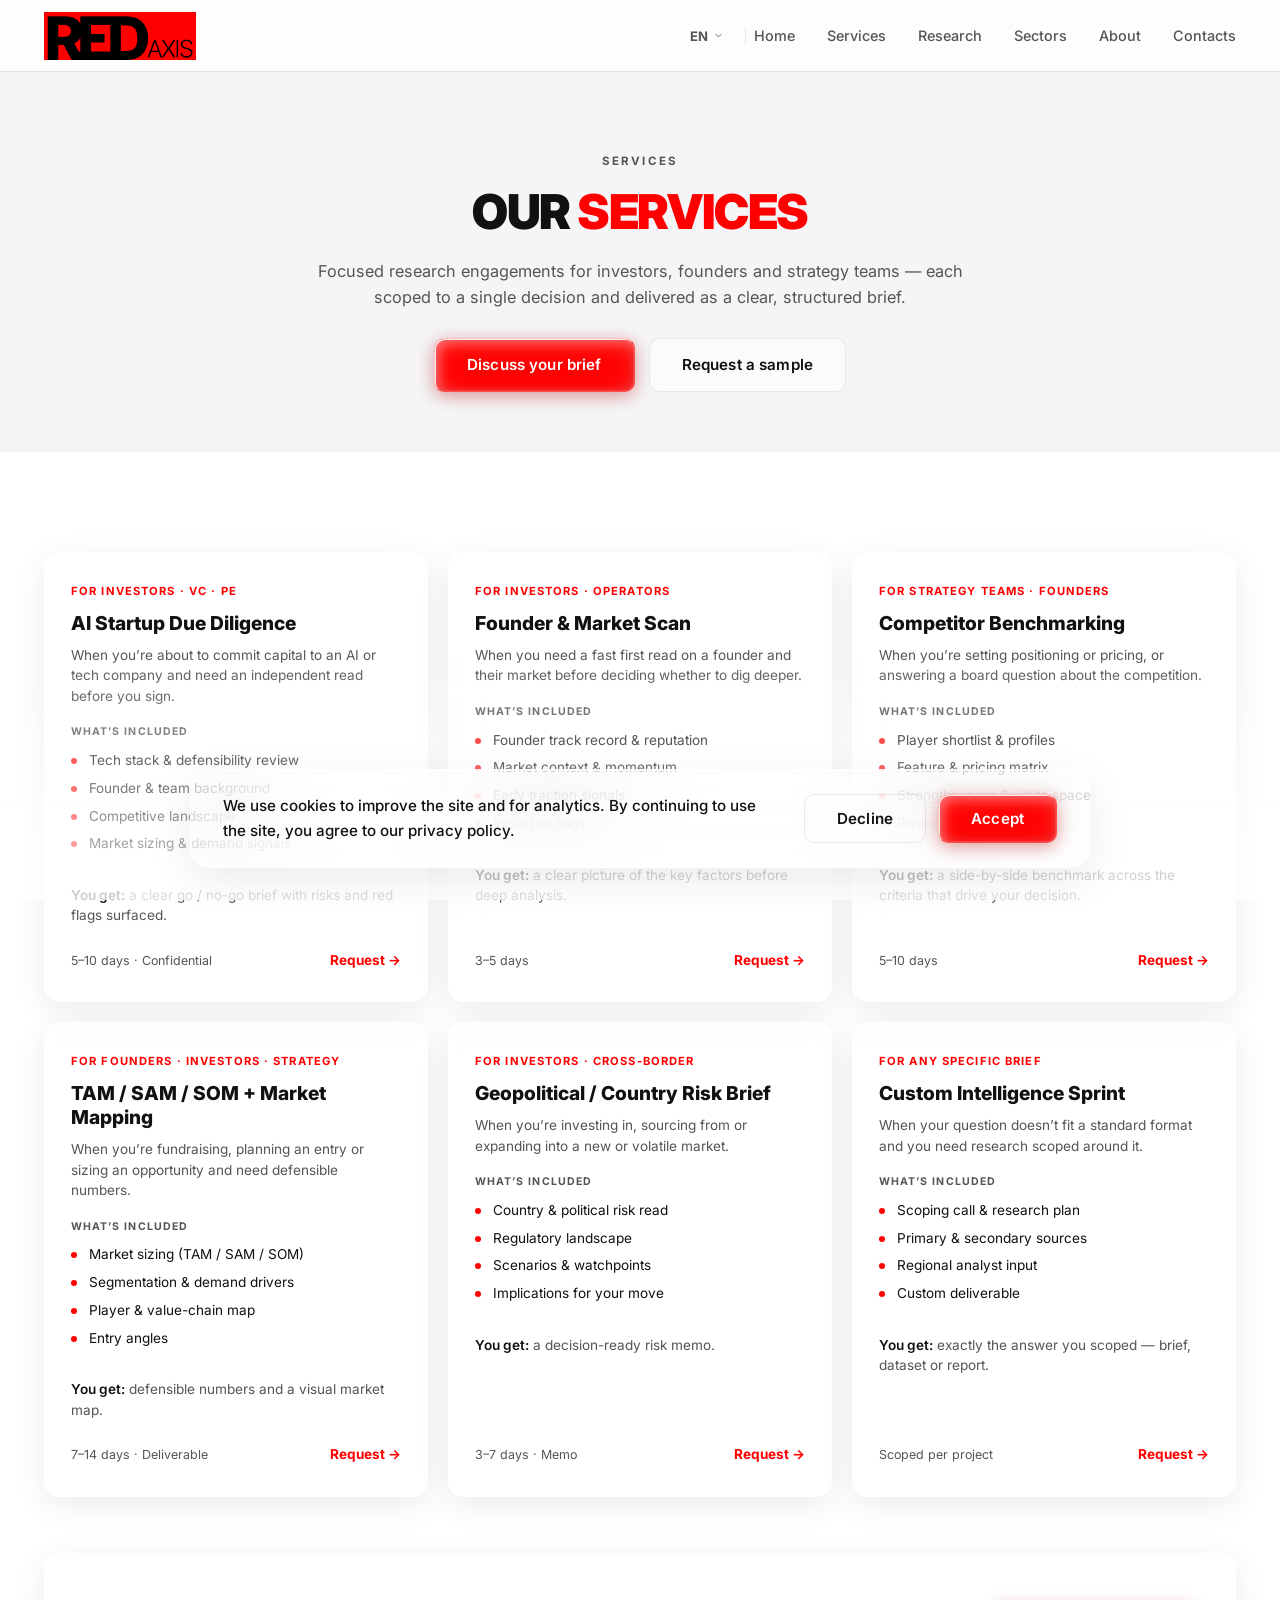
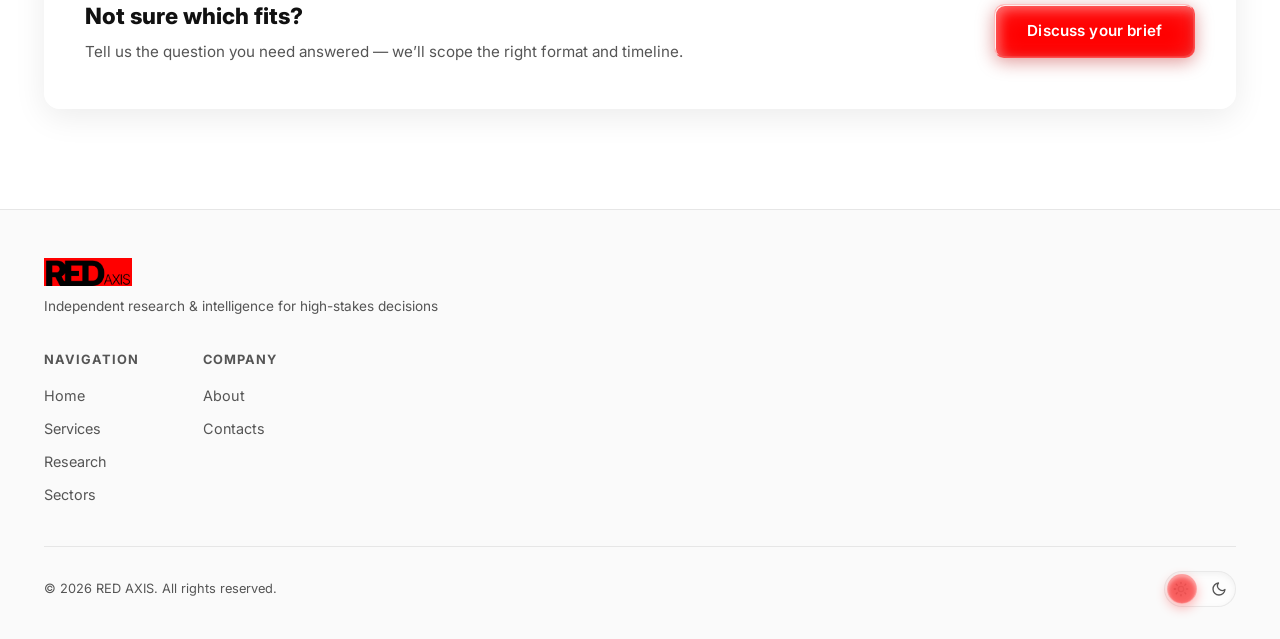
<file: services.html>
﻿<!DOCTYPE html>
<html lang="ru" data-page="services">
<head>
    <meta charset="UTF-8">
    <meta name="viewport" content="width=device-width, initial-scale=1.0">
    <link rel="icon" type="image/png" href="assets/favicon.png?v=1">
    <link rel="apple-touch-icon" href="assets/favicon.png?v=1">
    <meta name="description" content="Focused research engagements from RED AXIS — AI due diligence, market mapping, competitor benchmarking and country-risk briefs, each scoped to a single decision and delivered as a clear brief.">
    <meta property="og:type" content="website">
    <meta property="og:site_name" content="RED AXIS">
    <meta property="og:title" content="Services — RED AXIS">
    <meta property="og:description" content="Due diligence, market mapping, benchmarking and country-risk briefs — scoped to a single decision.">
    <meta property="og:image" content="assets/logo.png">
    <meta name="twitter:card" content="summary">
    <title>Наши услуги — RED AXIS</title>
    <link rel="preconnect" href="https://fonts.googleapis.com">
    <link rel="preconnect" href="https://fonts.gstatic.com" crossorigin>
    <link href="https://fonts.googleapis.com/css2?family=Inter:wght@300;400;500;600;700;800;900&display=swap" rel="stylesheet">
    <link rel="stylesheet" href="styles.css?v=84">

    <script>
        (function(){
            var t=localStorage.getItem('theme');
            if(t){document.documentElement.setAttribute('data-theme',t);}
            else if(window.matchMedia&&window.matchMedia('(prefers-color-scheme:dark)').matches){
                document.documentElement.setAttribute('data-theme','dark');
            }
        })();
    </script>
    <!-- Yandex.Metrika counter -->
    <script type="text/javascript">(function(m,e,t,r,i,k,a){m[i]=m[i]||function(){(m[i].a=m[i].a||[]).push(arguments)};m[i].l=1*new Date();for(var j=0;j<document.scripts.length;j++){if(document.scripts[j].src===r){return;}}k=e.createElement(t),a=e.getElementsByTagName(t)[0],k.async=1,k.src=r,a.parentNode.insertBefore(k,a)})(window,document,'script','https://mc.yandex.ru/metrika/tag.js?id=109330928','ym');ym(109330928,'init',{ssr:true,webvisor:true,clickmap:true,ecommerce:"dataLayer",referrer:document.referrer,url:location.href,accurateTrackBounce:true,trackLinks:true});</script>
    <noscript><div><img src="https://mc.yandex.ru/watch/109330928" style="position:absolute;left:-9999px;" alt=""/></div></noscript>
    <!-- /Yandex.Metrika counter -->
</head>
<body>

    <!-- PAGE TRANSITION OVERLAY -->
    <div class="page-transition" id="pageTransition">
        <img src="assets/logo.png" alt="RED AXIS" class="page-transition__logo">
    </div>

<!-- HEADER -->
    <header class="header" id="header">
        <div class="header__inner">
            <a href="index.html" class="header__logo">
                <img src="assets/logo.png" alt="RED AXIS" class="header__logo-img">
            </a>
            <div class="header__right">
                <div class="lang-switch" id="headerLangSwitch">
                    <button class="lang-switch__btn" id="headerLangBtn">
                        <span id="headerLangLabel">RU</span>
                        <svg viewBox="0 0 24 24" fill="none" stroke="currentColor" stroke-width="2"><path d="m6 9 6 6 6-6"/></svg>
                    </button>
                    <div class="lang-switch__drop" id="headerLangDropdown">
                        <div class="lang-option" data-lang="ru"><span class="lang-option__name">Русский</span><span class="lang-option__flag"><svg viewBox="0 0 24 16"><rect width="24" height="16" fill="#fff"/><rect y="5.33" width="24" height="5.34" fill="#0039a6"/><rect y="10.67" width="24" height="5.33" fill="#d52b1e"/></svg></span></div>
                        <div class="lang-option" data-lang="en"><span class="lang-option__name">English</span><span class="lang-option__flag"><svg viewBox="0 0 24 16"><rect width="24" height="16" fill="#012169"/><path d="M0 0L24 16M24 0L0 16" stroke="#fff" stroke-width="3.2"/><path d="M0 0L24 16M24 0L0 16" stroke="#c8102e" stroke-width="1.6"/><rect x="9.6" width="4.8" height="16" fill="#fff"/><rect y="5.6" width="24" height="4.8" fill="#fff"/><rect x="10.8" width="2.4" height="16" fill="#c8102e"/><rect y="6.8" width="24" height="2.4" fill="#c8102e"/></svg></span></div>
                        <div class="lang-option" data-lang="zh"><span class="lang-option__name">中文</span><span class="lang-option__flag"><svg viewBox="0 0 24 16"><rect width="24" height="16" fill="#de2910"/><g fill="#ffde00"><path transform="translate(5 4.6) scale(3)" d="M0,-1 0.2245,-0.309 0.951,-0.309 0.3633,0.1181 0.588,0.809 0,0.382 -0.588,0.809 -0.3633,0.1181 -0.951,-0.309 -0.2245,-0.309Z"/><path transform="translate(10.5 1.6)" d="M0,-1 0.2245,-0.309 0.951,-0.309 0.3633,0.1181 0.588,0.809 0,0.382 -0.588,0.809 -0.3633,0.1181 -0.951,-0.309 -0.2245,-0.309Z"/><path transform="translate(12.5 3.6)" d="M0,-1 0.2245,-0.309 0.951,-0.309 0.3633,0.1181 0.588,0.809 0,0.382 -0.588,0.809 -0.3633,0.1181 -0.951,-0.309 -0.2245,-0.309Z"/><path transform="translate(12.5 6.2)" d="M0,-1 0.2245,-0.309 0.951,-0.309 0.3633,0.1181 0.588,0.809 0,0.382 -0.588,0.809 -0.3633,0.1181 -0.951,-0.309 -0.2245,-0.309Z"/><path transform="translate(10.5 8.2)" d="M0,-1 0.2245,-0.309 0.951,-0.309 0.3633,0.1181 0.588,0.809 0,0.382 -0.588,0.809 -0.3633,0.1181 -0.951,-0.309 -0.2245,-0.309Z"/></g></svg></span></div>
                        <div class="lang-option" data-lang="es"><span class="lang-option__name">Español</span><span class="lang-option__flag"><svg viewBox="0 0 24 16"><rect width="24" height="16" fill="#aa151b"/><rect y="4" width="24" height="8" fill="#f1bf00"/></svg></span></div>
                        <div class="lang-option" data-lang="de"><span class="lang-option__name">Deutsch</span><span class="lang-option__flag"><svg viewBox="0 0 24 16"><rect width="24" height="16" fill="#000"/><rect y="5.33" width="24" height="5.34" fill="#dd0000"/><rect y="10.67" width="24" height="5.33" fill="#ffce00"/></svg></span></div>
                        <div class="lang-option" data-lang="it"><span class="lang-option__name">Italiano</span><span class="lang-option__flag"><svg viewBox="0 0 24 16"><rect width="24" height="16" fill="#fff"/><rect width="8" height="16" fill="#009246"/><rect x="16" width="8" height="16" fill="#ce2b37"/></svg></span></div>
                        <div class="lang-option" data-lang="fr"><span class="lang-option__name">Français</span><span class="lang-option__flag"><svg viewBox="0 0 24 16"><rect width="24" height="16" fill="#fff"/><rect width="8" height="16" fill="#0055a4"/><rect x="16" width="8" height="16" fill="#ef4135"/></svg></span></div>
                        <div class="lang-option" data-lang="tr"><span class="lang-option__name">Türkçe</span><span class="lang-option__flag"><svg viewBox="0 0 24 16"><rect width="24" height="16" fill="#e30a17"/><circle cx="9" cy="8" r="4.2" fill="#fff"/><circle cx="10.6" cy="8" r="3.4" fill="#e30a17"/><path fill="#fff" transform="translate(15.2 8) scale(2.1) rotate(20)" d="M0,-1 0.2245,-0.309 0.951,-0.309 0.3633,0.1181 0.588,0.809 0,0.382 -0.588,0.809 -0.3633,0.1181 -0.951,-0.309 -0.2245,-0.309Z"/></svg></span></div>
                    </div>
                </div>
                <div class="header__lang-divider"></div>
                <button class="header__burger" id="burger" aria-label="Меню">
                    <span></span><span></span><span></span>
                </button>
            </div>
            <nav class="header__nav" id="nav">
                <div class="nav__header">
                    <img src="assets/logo.png" alt="RED AXIS" class="nav__logo">
                </div>
                <a href="index.html" class="header__link" data-i18n="nav.home">Главная</a>
                <a href="services.html" class="header__link" data-i18n="nav.services">Наши услуги</a>
                <a href="research.html" class="header__link" data-i18n="nav.research">Исследования</a>
                <a href="coverage.html" class="header__link" data-i18n="nav.coverage">Покрытие</a>
                <a href="about.html" class="header__link" data-i18n="nav.about">О нас</a>
                <a href="contacts.html" class="header__link" data-i18n="nav.contacts">Контакты</a>
            </nav>
        </div>
    </header>

    <div class="page-header">
        <span class="page-header__eyebrow" data-i18n="page.services.eyebrow">services</span>
        <h1 class="page-header__title" data-i18n-html="page.services.h">Our <span class="text-accent">services</span></h1>
        <p class="page-header__sub" data-i18n="page.services.sub">Focused research engagements for investors, founders and strategy teams — each scoped to a single decision and delivered as a clear, structured brief.</p>
        <div class="services-cta-row" data-animate>
            <a href="contacts.html" class="btn btn--primary" data-i18n="btn.discuss">Discuss your brief</a>
            <a href="contacts.html" class="btn btn--outline" data-i18n="btn.sample">Request a sample</a>
        </div>
    </div>

    <!-- SERVICES GRID -->
    <section class="services-page">
        <div class="section__container">
            <div class="services-grid">

                <div class="service-card" data-animate>
                    <span class="service-card__eyebrow" data-i18n="svc.1.eyebrow">For investors · VC · PE</span>
                    <h3 class="service-card__title" data-i18n="svc.1.title">AI Startup Due Diligence</h3>
                    <p class="service-card__when" data-i18n="svc.1.when">When you’re about to commit capital to an AI or tech company and need an independent read before you sign.</p>
                    <span class="service-card__label" data-i18n="svc.included">What’s included</span>
                    <ul class="service-card__list">
                        <li data-i18n="svc.1.li1">Tech stack &amp; defensibility review</li>
                        <li data-i18n="svc.1.li2">Founder &amp; team background</li>
                        <li data-i18n="svc.1.li3">Competitive landscape</li>
                        <li data-i18n="svc.1.li4">Market sizing &amp; demand signals</li>
                    </ul>
                    <p class="service-card__result" data-i18n-html="svc.1.result"><b>You get:</b> a clear go / no-go brief with risks and red flags surfaced.</p>
                    <div class="service-card__foot">
                        <span class="service-card__time" data-i18n="svc.1.time">5–10 days · Confidential</span>
                        <a href="contacts.html" class="service-card__cta" data-i18n="btn.request">Request →</a>
                    </div>
                </div>

                <div class="service-card" data-animate>
                    <span class="service-card__eyebrow" data-i18n="svc.2.eyebrow">For investors · operators</span>
                    <h3 class="service-card__title" data-i18n="svc.2.title">Founder &amp; Market Scan</h3>
                    <p class="service-card__when" data-i18n="svc.2.when">When you need a fast first read on a founder and their market before deciding whether to dig deeper.</p>
                    <span class="service-card__label" data-i18n="svc.included">What’s included</span>
                    <ul class="service-card__list">
                        <li data-i18n="svc.2.li1">Founder track record &amp; reputation</li>
                        <li data-i18n="svc.2.li2">Market context &amp; momentum</li>
                        <li data-i18n="svc.2.li3">Early traction signals</li>
                        <li data-i18n="svc.2.li4">Initial red flags</li>
                    </ul>
                    <p class="service-card__result" data-i18n-html="svc.2.result"><b>You get:</b> a concise scan to decide go-deeper or pass.</p>
                    <div class="service-card__foot">
                        <span class="service-card__time" data-i18n="svc.2.time">3–5 days</span>
                        <a href="contacts.html" class="service-card__cta" data-i18n="btn.request">Request →</a>
                    </div>
                </div>

                <div class="service-card" data-animate>
                    <span class="service-card__eyebrow" data-i18n="svc.3.eyebrow">For strategy teams · founders</span>
                    <h3 class="service-card__title" data-i18n="svc.3.title">Competitor Benchmarking</h3>
                    <p class="service-card__when" data-i18n="svc.3.when">When you’re setting positioning or pricing, or answering a board question about the competition.</p>
                    <span class="service-card__label" data-i18n="svc.included">What’s included</span>
                    <ul class="service-card__list">
                        <li data-i18n="svc.3.li1">Player shortlist &amp; profiles</li>
                        <li data-i18n="svc.3.li2">Feature &amp; pricing matrix</li>
                        <li data-i18n="svc.3.li3">Strengths, gaps &amp; white space</li>
                        <li data-i18n="svc.3.li4">Positioning map</li>
                    </ul>
                    <p class="service-card__result" data-i18n-html="svc.3.result"><b>You get:</b> a side-by-side benchmark across the criteria that drive your decision.</p>
                    <div class="service-card__foot">
                        <span class="service-card__time" data-i18n="svc.3.time">5–10 days</span>
                        <a href="contacts.html" class="service-card__cta" data-i18n="btn.request">Request →</a>
                    </div>
                </div>

                <div class="service-card" data-animate>
                    <span class="service-card__eyebrow" data-i18n="svc.4.eyebrow">For founders · investors · strategy</span>
                    <h3 class="service-card__title" data-i18n="svc.4.title">TAM / SAM / SOM + Market Mapping</h3>
                    <p class="service-card__when" data-i18n="svc.4.when">When you’re fundraising, planning an entry or sizing an opportunity and need defensible numbers.</p>
                    <span class="service-card__label" data-i18n="svc.included">What’s included</span>
                    <ul class="service-card__list">
                        <li data-i18n="svc.4.li1">Market sizing (TAM / SAM / SOM)</li>
                        <li data-i18n="svc.4.li2">Segmentation &amp; demand drivers</li>
                        <li data-i18n="svc.4.li3">Player &amp; value-chain map</li>
                        <li data-i18n="svc.4.li4">Entry angles</li>
                    </ul>
                    <p class="service-card__result" data-i18n-html="svc.4.result"><b>You get:</b> defensible numbers and a visual market map.</p>
                    <div class="service-card__foot">
                        <span class="service-card__time" data-i18n="svc.4.time">7–14 days · Deliverable</span>
                        <a href="contacts.html" class="service-card__cta" data-i18n="btn.request">Request →</a>
                    </div>
                </div>

                <div class="service-card" data-animate>
                    <span class="service-card__eyebrow" data-i18n="svc.5.eyebrow">For investors · cross-border</span>
                    <h3 class="service-card__title" data-i18n="svc.5.title">Geopolitical / Country Risk Brief</h3>
                    <p class="service-card__when" data-i18n="svc.5.when">When you’re investing in, sourcing from or expanding into a new or volatile market.</p>
                    <span class="service-card__label" data-i18n="svc.included">What’s included</span>
                    <ul class="service-card__list">
                        <li data-i18n="svc.5.li1">Country &amp; political risk read</li>
                        <li data-i18n="svc.5.li2">Regulatory landscape</li>
                        <li data-i18n="svc.5.li3">Scenarios &amp; watchpoints</li>
                        <li data-i18n="svc.5.li4">Implications for your move</li>
                    </ul>
                    <p class="service-card__result" data-i18n-html="svc.5.result"><b>You get:</b> a decision-ready risk memo.</p>
                    <div class="service-card__foot">
                        <span class="service-card__time" data-i18n="svc.5.time">3–7 days · Memo</span>
                        <a href="contacts.html" class="service-card__cta" data-i18n="btn.request">Request →</a>
                    </div>
                </div>

                <div class="service-card" data-animate>
                    <span class="service-card__eyebrow" data-i18n="svc.6.eyebrow">For any specific brief</span>
                    <h3 class="service-card__title" data-i18n="svc.6.title">Custom Intelligence Sprint</h3>
                    <p class="service-card__when" data-i18n="svc.6.when">When your question doesn’t fit a standard format and you need research scoped around it.</p>
                    <span class="service-card__label" data-i18n="svc.included">What’s included</span>
                    <ul class="service-card__list">
                        <li data-i18n="svc.6.li1">Scoping call &amp; research plan</li>
                        <li data-i18n="svc.6.li2">Primary &amp; secondary sources</li>
                        <li data-i18n="svc.6.li3">Regional analyst input</li>
                        <li data-i18n="svc.6.li4">Custom deliverable</li>
                    </ul>
                    <p class="service-card__result" data-i18n-html="svc.6.result"><b>You get:</b> exactly the answer you scoped — brief, dataset or report.</p>
                    <div class="service-card__foot">
                        <span class="service-card__time" data-i18n="svc.6.time">Scoped per project</span>
                        <a href="contacts.html" class="service-card__cta" data-i18n="btn.request">Request →</a>
                    </div>
                </div>

            </div>

            <div class="services-band" data-animate>
                <div class="services-band__text">
                    <h3 data-i18n="svc.band.h">Not sure which fits?</h3>
                    <p data-i18n="svc.band.p">Tell us the question you need answered — we’ll scope the right format and timeline.</p>
                </div>
                <a href="contacts.html" class="btn btn--primary" data-i18n="btn.discuss">Discuss your brief</a>
            </div>
        </div>
    </section>

<!-- FOOTER -->
    <footer class="footer">
        <div class="footer__inner">
            <div class="footer__brand">
                <img src="assets/logo.png" alt="RED AXIS" class="footer__logo">
                <p class="footer__desc" data-i18n="footer.desc">IT-исследования и аналитика для бизнеса</p>
            </div>
            <div class="footer__links">
                <div class="footer__col">
                    <h4 data-i18n="footer.nav">Навигация</h4>
                    <a href="index.html" data-i18n="nav.home">Главная</a>
                    <a href="services.html" data-i18n="nav.services">Наши услуги</a>
                    <a href="research.html" data-i18n="nav.research">Исследования</a>
                    <a href="coverage.html" data-i18n="nav.coverage">Покрытие</a>
                </div>
                <div class="footer__col">
                    <h4 data-i18n="footer.company">Компания</h4>
                    <a href="about.html" data-i18n="nav.about">О нас</a>
                    <a href="contacts.html" data-i18n="nav.contacts">Контакты</a>
                </div>
            </div>
            <div class="footer__bottom" style="display:flex; justify-content:space-between; align-items:center;">
                <span data-i18n="footer.copy">&copy; 2026 RED AXIS. Все права защищены.</span>
                <div class="theme-toggle-wrapper" style="margin-top:0;">
                    <button class="theme-toggle" id="themeToggle" aria-label="Переключить тему">
                        <svg class="icon-sun" viewBox="0 0 24 24" fill="none" stroke="currentColor" stroke-width="2" stroke-linecap="round" stroke-linejoin="round"><circle cx="12" cy="12" r="4"/><path d="M12 2v2M12 20v2M4.93 4.93l1.41 1.41M17.66 17.66l1.41 1.41M2 12h2M20 12h2M4.93 19.07l1.41-1.41M17.66 6.34l1.41-1.41"/></svg>
                        <div class="theme-toggle__slider"></div>
                        <svg class="icon-moon" viewBox="0 0 24 24" fill="none" stroke="currentColor" stroke-width="2" stroke-linecap="round" stroke-linejoin="round"><path d="M21 12.79A9 9 0 1 1 11.21 3 7 7 0 0 0 21 12.79z"/></svg>
                    </button>
                </div>
            </div>
        </div>
    </footer>

    <!-- COOKIE BANNER -->
    <div class="cookie-banner" id="cookieBanner">
        <div class="cookie-banner__bg"></div>
        <div class="cookie-banner__glass">
            <div class="cookie-banner__text">
                <p data-i18n="cookie.text">Мы используем файлы cookie для улучшения работы сайта и аналитики. Продолжая использовать сайт, вы соглашаетесь с нашей политикой конфиденциальности.</p>
            </div>
            <div class="cookie-banner__actions">
                <button class="btn btn--outline" id="declineCookies" data-i18n="cookie.decline">Отказаться</button>
                <button class="btn btn--primary" id="acceptCookies" data-i18n="cookie.accept">Принять</button>
            </div>
        </div>
    </div>

    <script src="i18n.js?v=13"></script>
    <script src="script.js?v=36"></script>

</body>
</html>
</file>
<file: styles.css>
/* ===== RESET & TOKENS ===== */
*,*::before,*::after{margin:0;padding:0;box-sizing:border-box}
:root{
  --bg:#ffffff;
  --bg-alt:#f5f5f7;
  --bg-card:rgba(255,255,255,.55);
  --bg-card-hover:rgba(255,255,255,.7);
  --text:#111111;
  --text-dim:#555555;
  --accent:#FF0000;
  --accent-glow:rgba(255,0,0,.3);
  --glass-bg:rgba(255,255,255,.45);
  --glass-border:rgba(255,255,255,.5);
  --glass-shadow:0 8px 32px rgba(0,0,0,.08);
  --border-light:rgba(0,0,0,.08);
  --bg-grad-1:#fafafa;
  --bg-grad-2:#f0f0f0;
  --bg-footer:#fafafa;
  --header-bg:rgba(255,255,255,.8);
  --header-bg-scrolled:rgba(255,255,255,.95);
  --hero-glass:rgba(255,255,255,.3);
  --hero-glass-border:rgba(255,255,255,.6);
  --hero-glass-shadow:inset 0 1px 0 rgba(255,255,255,.8);
  --form-bg:rgba(255,255,255,.5);
  --form-bg-hover:rgba(255,255,255,.65);
  --form-border:rgba(0,0,0,.05);
  --input-bg:rgba(255,255,255,.8);
  --input-border:rgba(0,0,0,.1);
  --radius:16px;
  --radius-sm:10px;
  --header-h:72px;
  --max-w:1240px;
  --transition:.35s cubic-bezier(.4,0,.2,1);
}
[data-theme="dark"]{
  --bg:#121212;
  --bg-alt:#181818;
  --bg-card:rgba(255,255,255,.03);
  --bg-card-hover:rgba(255,255,255,.08);
  --text:#f5f5f7;
  --text-dim:#a0a0a5;
  --glass-bg:rgba(20,20,20,.6);
  --glass-border:rgba(255,255,255,.08);
  --glass-shadow:0 8px 32px rgba(0,0,0,.4);
  --border-light:rgba(255,255,255,.08);
  --bg-grad-1:#1a1a1a;
  --bg-grad-2:#121212;
  --bg-footer:#151515;
  --header-bg:rgba(18,18,18,.8);
  --header-bg-scrolled:rgba(20,20,20,.95);
  --hero-glass:rgba(30,30,30,.5);
  --hero-glass-border:rgba(255,255,255,.1);
  --hero-glass-shadow:inset 0 1px 0 rgba(255,255,255,.05);
  --form-bg:rgba(20,20,20,.6);
  --form-bg-hover:rgba(30,30,30,.8);
  --form-border:rgba(255,255,255,.05);
  --input-bg:rgba(40,40,40,.8);
  --input-border:rgba(255,255,255,.1);
}

html{scroll-behavior:smooth;font-size:16px;background:var(--bg);transition:background-color 0.5s ease;overflow-x:hidden;}
body{font-family:'Inter',system-ui,sans-serif;background:var(--bg);color:var(--text);overflow-x:hidden;line-height:1.6;transition:background-color 0.5s ease, color 0.5s ease;}
a{color:inherit;text-decoration:none}
img{max-width:100%;display:block}
button{cursor:pointer;border:none;background:none;font-family:inherit}
input,textarea{font-family:inherit;font-size:1rem}

/* ===== UTILITY ===== */
.text-accent{color:var(--accent)}
.section__container{max-width:var(--max-w);margin:0 auto;padding:100px 24px}
.section__title{font-size:clamp(1.8rem,4vw,2.8rem);font-weight:800;text-align:center;line-height:1.08;margin-bottom:16px;letter-spacing:-.02em;color:var(--text)}
.section__subtitle{text-align:center;color:var(--text-dim);font-size:1.05rem;margin-bottom:48px;max-width:560px;margin-left:auto;margin-right:auto}

/* ===== GLASS CARD ===== */
.glass-card{
  background:var(--glass-bg);
  border:1px solid var(--glass-border);
  border-radius:var(--radius);
  backdrop-filter:blur(20px);-webkit-backdrop-filter:blur(20px);
  box-shadow:var(--glass-shadow);
  transition:background var(--transition),border-color var(--transition),transform var(--transition),box-shadow var(--transition);
}
.glass-card:hover{
  background:var(--bg-card-hover);
  box-shadow:0 12px 48px rgba(0,0,0,.1);
}

/* ===== BUTTONS ===== */
.btn{
  display:inline-flex;align-items:center;justify-content:center;gap:8px;
  padding:14px 32px;border-radius:var(--radius-sm);font-weight:600;font-size:.95rem;
  transition:all var(--transition);letter-spacing:.01em;
}
.btn--primary{
  background:var(--accent);color:#fff;
  border:1px solid rgba(255,255,255,.3);
  border-top-color:rgba(255,255,255,.75);
  border-left-color:rgba(255,255,255,.75);
  box-shadow:
    0 4px 18px rgba(180,0,0,.4),
    inset 1px 1px 0 rgba(255,255,255,.9),
    inset -1px -1px 0 rgba(255,255,255,.1),
    inset 4px 4px 12px rgba(255,255,255,.35),
    inset -4px -4px 12px rgba(0,0,0,.05),
    inset 0 4px 24px rgba(255,255,255,.2);
}
.btn--primary:hover{
  background:var(--accent);color:#fff;transform:translateY(-2px);
  box-shadow:
    0 8px 28px rgba(180,0,0,.5),
    inset 1px 1px 0 rgba(255,255,255,.9),
    inset -1px -1px 0 rgba(255,255,255,.1),
    inset 4px 4px 12px rgba(255,255,255,.35),
    inset -4px -4px 12px rgba(0,0,0,.05),
    inset 0 4px 24px rgba(255,255,255,.2);
}
[data-theme="dark"] .btn--primary{
  border-top-color:rgba(255,255,255,.18);
  border-left-color:rgba(255,255,255,.18);
  box-shadow:
    0 4px 18px rgba(180,0,0,.35),
    inset 1px 1px 0 rgba(255,255,255,.18),
    inset -1px -1px 0 rgba(0,0,0,.2),
    inset 4px 4px 12px rgba(255,255,255,.07),
    inset -4px -4px 12px rgba(0,0,0,.12),
    inset 0 4px 24px rgba(255,255,255,.04);
}
.btn--outline{border:1px solid var(--border-light);color:var(--text)}
.btn--outline:hover{border-color:var(--accent);color:var(--accent)}
.btn--full{width:100%}

/* ===== HEADER ===== */
.header{
  position:fixed;top:0;left:0;width:100%;height:var(--header-h);z-index:100;
  background:transparent;
  border-bottom:1px solid var(--border-light);transition:border-color .5s ease;
}
.header::before{
  content:'';position:absolute;inset:0;z-index:-1;
  background:var(--header-bg);
  backdrop-filter:blur(16px);-webkit-backdrop-filter:blur(16px);
  transition:background .5s ease;
}
.header.is-scrolled::before{
  background:var(--header-bg-scrolled);
}
.header__inner{max-width:var(--max-w);margin:0 auto;display:flex;align-items:center;height:100%;padding:0 24px;gap:0;position:relative}
.header__logo{flex-shrink:0;margin-right:auto}
.header__logo-img{height:48px;width:auto;transition:content 0.5s ease;}
.header__nav{display:flex;gap:32px}
.nav__header{display:none}
.nav__logo{display:none}
.header__link{font-size:.9rem;font-weight:500;color:var(--text-dim);transition:color var(--transition);position:relative}
.header__link::after{content:'';position:absolute;bottom:-4px;left:0;width:0;height:2px;background:var(--accent);transition:width var(--transition)}
.header__link:hover{color:var(--text)}
.header__link:hover::after{width:100%}
.header__right{display:flex;align-items:center;gap:8px}
.header__burger{display:none;flex-direction:column;justify-content:center;gap:5px;padding:6px;width:36px;height:36px;background:none;border:none;cursor:pointer}
.header__burger span{display:block;width:22px;height:2px;background:var(--text);border-radius:2px;transition:transform .3s ease, opacity .3s ease, width .3s ease}
/* Burger → X when active */
.header__burger.active span:nth-child(1){transform:translateY(7px) rotate(45deg)}
.header__burger.active span:nth-child(2){opacity:0;width:0}
.header__burger.active span:nth-child(3){transform:translateY(-7px) rotate(-45deg)}

/* ===== HERO ===== */
.hero{
  position:relative;
  min-height:100vh;
  display:flex;align-items:center;justify-content:center;
  padding:calc(var(--header-h)+24px) 24px 60px;
  overflow:hidden;
  background:var(--bg);
  transition:background-color 0.5s ease;
}
.hero__bg{
  position:fixed;top:0;left:0;width:100%;height:100vh;
  z-index:0;
  pointer-events:none;
  background:var(--bg);
  transition:background-color 0.5s ease;
}
.hero__bg-placeholder{
  width:100%;height:100%;
  background:
    radial-gradient(ellipse at 30% 40%, rgba(230,57,70,.08) 0%, transparent 60%),
    radial-gradient(ellipse at 70% 60%, rgba(230,57,70,.05) 0%, transparent 50%),
    linear-gradient(135deg, var(--bg-grad-1) 0%, var(--bg-grad-2) 100%);
  transition: background 0.5s ease;
}
.hero::after{
  content:'';position:absolute;bottom:0;left:0;width:100%;height:250px;
  background:linear-gradient(to top, var(--bg-alt) 0%, rgba(245,245,247,0) 100%);
  z-index:1;
  pointer-events:none;
}

.hero__content{
  position:relative;z-index:2;
  width:100%;
  max-width:var(--max-w);
  margin:0 auto;
  padding:0 24px;
  margin-top:-40px;
  display:grid;
  grid-template-columns:1fr 320px;
  gap:20px;
  align-items:stretch;
}
.hero__glass{
  background:var(--hero-glass);
  border:1px solid var(--hero-glass-border);
  border-radius:20px;
  backdrop-filter:blur(32px) saturate(180%);-webkit-backdrop-filter:blur(32px) saturate(180%);
  box-shadow:0 8px 32px rgba(0,0,0,.06),var(--hero-glass-shadow);
  transition:background 0.5s ease, border-color 0.5s ease, box-shadow 0.5s ease;
}
.hero__glass--main{
  padding:56px 48px;
}
.hero__side{
  display:flex;
  flex-direction:column;
  gap:20px;
}
.hero__glass--card{
  flex:1;
  padding:28px 28px;
  display:flex;
  flex-direction:column;
  gap:8px;
}
.hero__card-eyebrow{
  font-size:.7rem;font-weight:600;letter-spacing:.12em;text-transform:uppercase;
  color:var(--accent);
}
.hero__card-title{
  font-size:1.2rem;font-weight:700;line-height:1.25;color:var(--text);
  transition:color 0.5s ease;
}
.hero__card-text{
  font-size:.875rem;color:var(--text-dim);line-height:1.55;flex:1;
  transition:color 0.5s ease;
}
.hero__card-meta{
  font-size:.75rem;font-weight:500;color:var(--text-dim);
  padding-top:8px;border-top:1px solid var(--border-light);
  transition:color 0.5s ease, border-color 0.5s ease;
}
.hero__title{
  font-family:'Inter',sans-serif;text-transform:uppercase;
  font-size:clamp(2rem,5vw,3.2rem);font-weight:900;line-height:1.15;
  letter-spacing:-.03em;margin-bottom:20px;color:var(--text);
  transition: color 0.5s ease;
}
.hero__accent{color:var(--accent);display:block;font-size:0.85em;margin-top:8px}
.hero__text{color:var(--text);font-weight:500;font-size:1.05rem;line-height:1.7;margin-bottom:32px;transition: color 0.5s ease;}
.hero__actions{display:flex;gap:16px;flex-wrap:wrap}

/* ===== ADVANTAGES ===== */
.advantages{background:var(--bg-alt);position:relative;z-index:1}
.advantages .section__container { max-width: var(--max-w); }
.advantages__header {
  margin-bottom: 32px;
  width: 100%;
  text-align: center;
}
.advantages__header-inner {
  display: inline-block;
  text-align: left;
}
.advantages__eyebrow {
  display: block;
  font-size: 0.85rem;
  font-weight: 400;
  text-transform: uppercase;
  letter-spacing: 0.1em;
  color: var(--text-dim);
  margin-bottom: 6px;
}
.advantages .section__title {
  text-align: left;
  margin-bottom: 0;
  color: var(--text);
  letter-spacing: -0.04em;
}
.advantages__divider {
  width: 100%;
  height: 1px;
  background: rgba(0, 0, 0, 0.1);
  margin-bottom: 48px;
}
.advantages__grid{display:grid;grid-template-columns:repeat(3,1fr);grid-auto-rows:minmax(300px,auto);gap:20px;}
.advantages__grid > *:nth-child(1){grid-column:1;grid-row:1}
.advantages__grid > *:nth-child(2){grid-column:2 / span 2;grid-row:1}
.advantages__grid > *:nth-child(3){grid-column:1;grid-row:2}
.advantages__grid > *:nth-child(4){grid-column:2 / span 2;grid-row:2}
.advantages__grid--two{grid-template-columns:repeat(2,1fr);grid-auto-rows:auto}
.advantages__grid--two > *:nth-child(n){grid-column:auto;grid-row:auto}

/* Typographic blocks */
.adv-typo{display:flex;overflow:hidden;user-select:none;padding:0 6px;}
.adv-typo span{
  font-family:inherit;font-weight:900;line-height:.78;
  letter-spacing:-.07em;color:var(--text);
  white-space:nowrap;display:block;
}
.adv-typo--our{align-items:flex-start;justify-content:flex-start;}
.adv-typo--our span{font-size:clamp(5rem,15.5vw,14rem);}
.adv-typo--products{align-items:flex-end;justify-content:flex-end;}
.adv-typo--products span{font-size:clamp(3.2rem,10.5vw,9.2rem);color:var(--accent);}
.advantage-card{
  min-height:300px;display:flex;flex-direction:column;justify-content:space-between;align-items:flex-start;
  padding:32px 28px;text-align:left;position:relative;overflow:hidden;
  border-radius:var(--radius);
  transition:transform var(--transition),box-shadow var(--transition);
  will-change: transform, box-shadow;
}
.advantage-card.visible:hover, .advantage-card:hover{transform:translateY(0) scale(1.05);box-shadow:0 8px 24px rgba(0,0,0,.12);z-index:2;transition:transform var(--transition),box-shadow var(--transition)}
.advantage-card::before{
  content:'';position:absolute;top:0;left:0;width:100%;height:100%;
  background:var(--glass-bg);
  border:1px solid var(--glass-border);
  border-radius:var(--radius);
  backdrop-filter:blur(20px);-webkit-backdrop-filter:blur(20px);
  z-index:0;
  transition:background-color var(--transition), border-color var(--transition), box-shadow var(--transition);
}
.advantage-card:hover::before{
  background-color: rgba(255,255,255,0.05);
  border-color: rgba(255,255,255,0.12);
  border-top-color: rgba(255,255,255,0.22);
  border-left-color: rgba(255,255,255,0.22);
  box-shadow:
    inset 1px 1px 0px rgba(255,255,255,0.18),
    inset -1px -1px 0px rgba(0,0,0,0.15),
    inset 4px 4px 12px rgba(255,255,255,0.07),
    inset -4px -4px 12px rgba(0,0,0,0.12),
    inset 0 4px 24px rgba(255,255,255,0.05);
}
.advantage-card::after{
  content:'';position:absolute;
  left:var(--mouse-x, 50%);top:var(--mouse-y, 50%);
  width:300%;aspect-ratio:1 / 1;
  background:var(--accent);z-index:-1;
  border-radius:50%;
  transform:translate(-50%, -50%) scale(0);
  transition:transform .6s cubic-bezier(0.4, 0, 0.2, 1);
}
.advantage-card:hover::after{
  transform:translate(-50%, -50%) scale(1);
}
.advantage-card > *{position:relative;z-index:1}
.advantage-card__icon{width:56px;height:56px;margin:0 auto 16px;color:var(--accent);transition:color var(--transition)}
.advantage-card__icon svg{width:100%;height:100%}
.advantage-card:hover .advantage-card__icon{color:#fff}
.advantage-card__eyebrow{
  font-size:.7rem;font-weight:700;letter-spacing:.1em;text-transform:uppercase;
  color:var(--accent);margin-bottom:12px;transition:color var(--transition);
}
.advantage-card:hover .advantage-card__eyebrow{color:rgba(255,255,255,.8)}
.advantage-card__title{font-size:1.15rem;font-weight:700;margin-bottom:10px;line-height:1.3;color:var(--text);transition:color var(--transition)}
.advantage-card:hover .advantage-card__title{color:#fff}
.advantage-card__text{color:var(--text-dim);font-size:.9rem;line-height:1.5;transition:color var(--transition)}
.advantage-card:hover .advantage-card__text{color:rgba(255,255,255,.9)}
.advantage-card__timeline{
  font-size:.78rem;font-weight:500;color:var(--text-dim);
  padding-top:14px;border-top:1px solid var(--border-light);
  width:100%;transition:color var(--transition),border-color var(--transition);
}
.advantage-card:hover .advantage-card__timeline{color:rgba(255,255,255,.85);border-top-color:rgba(255,255,255,.2)}

.advantages{background:var(--bg-alt);position:relative;z-index:1}

/* ===== RESEARCH ===== */
.research{background:var(--bg-alt);position:relative;z-index:1;overflow:hidden;transition:background-color 0.5s ease;}
.research__bg{position:absolute;top:0;left:0;width:100%;height:100%;pointer-events:none;z-index:0;
  -webkit-mask-image:linear-gradient(to bottom, transparent 0, #000 150px, #000 calc(100% - 80px), transparent 100%);
  mask-image:linear-gradient(to bottom, transparent 0, #000 150px, #000 calc(100% - 80px), transparent 100%);
}
.research::before{display:none;}
.research::after{content:'';position:absolute;bottom:0;left:0;right:0;height:160px;background:linear-gradient(to bottom,transparent,var(--bg-alt));pointer-events:none;z-index:2;}
.research .section__container{position:relative;z-index:3;}
.research .section__container{padding-top:48px;}
.research-alt{display:flex;flex-direction:column;gap:0;}
.research-alt__item{display:flex;justify-content:flex-start;padding:40px 0;position:relative;}
.research-alt__item + .research-alt__item{border-top:1px solid var(--border-light);}
.research-alt__item--right{justify-content:flex-end;}
.research-alt .research-card{width:42%;}
.research-alt__item:nth-child(even)::before{content:'';position:absolute;top:0;bottom:0;left:50%;transform:translateX(-50%);width:100vw;background:var(--bg);z-index:-1;transition:background-color 0.5s ease;}

/* animate in */
[data-animate]{opacity:0;transform:translateY(32px);transition:opacity .7s ease,transform .7s ease,box-shadow var(--transition)}
[data-animate].visible{opacity:1;transform:translateY(0);transition:opacity .7s ease,transform var(--transition),box-shadow var(--transition)}
/* keep card hover-lift working after reveal (override .visible transform) */
.who-card[data-animate].visible:hover,.sample-card[data-animate].visible:hover,.trust-card[data-animate].visible:hover,.service-card[data-animate].visible:hover,.cov-card[data-animate].visible:hover,.rcard[data-animate].visible:hover{transform:translateY(-5px)}
/* research cards: snappy opacity so the filter fade stays in sync */
.rcard[data-animate].visible{transition:opacity .25s ease,transform var(--transition),border-color var(--transition)}

/* ===== CAROUSEL (shared) ===== */
.carousel{position:relative;display:flex;align-items:center;gap:12px}
.carousel__track-wrapper{overflow:hidden;flex:1;border-radius:var(--radius);padding:48px 24px;margin:-48px -24px}
.carousel__track{display:flex;transition:transform .5s cubic-bezier(.4,0,.2,1)}
.carousel__slide{min-width:33.333%;padding:0 12px;box-sizing:border-box}

.carousel--fullbleed {
  width: 100vw;
  margin-left: calc(-50vw + 50%);
  padding: 0 5vw;
}
.carousel--fullbleed .carousel__slide {
  min-width: 25%;
}

.carousel__btn{
  width:44px;height:44px;border-radius:50%;flex-shrink:0;
  background:#fff;border:1px solid var(--border-light);
  display:flex;align-items:center;justify-content:center;
  color:var(--text);transition:all var(--transition);
  box-shadow:0 2px 8px rgba(0,0,0,.06);
}
.carousel__btn:hover{background:var(--accent);border-color:var(--accent);color:#fff}
.carousel__btn svg{width:20px;height:20px}

/* ===== RESEARCH CARDS ===== */
.research-card{
  padding:32px 28px;height:100%;display:flex;flex-direction:column;
  background:var(--bg-card);border:1px solid var(--border-light);border-radius:var(--radius);
  transition:transform var(--transition),box-shadow var(--transition), background-color 0.5s ease, border-color 0.5s ease;
}
.research-card:hover{transform:scale(1.05);box-shadow:0 12px 40px rgba(0,0,0,.08);position:relative;z-index:2;background:var(--bg-card-hover);}
.research-card__tag{
  display:inline-block;padding:4px 12px;border-radius:20px;font-size:.75rem;font-weight:600;
  background:rgba(230,57,70,.1);color:var(--accent);margin-bottom:16px;width:fit-content;
}
.research-card__title{font-size:1.15rem;font-weight:700;margin-bottom:12px;line-height:1.4;color:var(--text)}
.research-card__text{color:var(--text-dim);font-size:.88rem;line-height:1.6;flex:1}
.research-card__date{margin-top:16px;font-size:.8rem;color:var(--text-dim);opacity:.6}

.research .carousel{display:block}
.research .carousel__btn{position:absolute;top:50%;transform:translateY(-50%);z-index:10;background:var(--bg-card);border-color:var(--border-light);color:var(--text)}
.research .carousel__btn--prev{left:-72px}
.research .carousel__btn--next{right:-72px}
.research .carousel__btn:hover{background:var(--accent);border-color:var(--accent);color:#fff}

/* ===== SPECIALISTS ===== */
.specialists{background:var(--bg);color:var(--text);position:relative;z-index:1;transition:background-color 0.5s ease, color 0.5s ease;}
.specialists .section__container{max-width:var(--max-w)}
.specialists .section__title{margin-bottom: -8px;}
.specialists .carousel{display:block}
.specialists .carousel__track-wrapper{padding-left:0;padding-right:0;margin-left:0;margin-right:0}
.specialists .carousel__slide{min-width:25%;padding:0 8px}
.specialists .carousel__btn{position:absolute;top:50%;transform:translateY(-50%);z-index:10;background:var(--bg-card);border-color:var(--border-light);color:var(--text)}
.specialists .carousel__btn--prev{left:-72px}
.specialists .carousel__btn--next{right:-72px}
.specialists .carousel__btn:hover{background:var(--accent);border-color:var(--accent);color:#fff}

.specialist-card{
  height:100%;min-height:480px;display:flex;flex-direction:column;
  background:var(--bg-card);border:1px solid var(--border-light);
  border-radius:var(--radius);
  backdrop-filter:blur(16px);-webkit-backdrop-filter:blur(16px);
  overflow:hidden;
  transition:transform var(--transition),box-shadow var(--transition);
}
.specialist-card:hover{transform:scale(1.05);background:var(--bg-card-hover);box-shadow:0 8px 24px rgba(0,0,0,.12);position:relative;z-index:2;}
.specialist-card__photo{
  aspect-ratio:1 / 1;
  height:auto;width:100%;
  background:var(--bg-alt);
  display:flex;align-items:center;justify-content:center;
  color:var(--accent);
}
.specialist-card__photo svg{width:64px;height:64px}
.specialist-card__info{padding:24px;flex:1;display:flex;flex-direction:column}
.specialist-card__name{font-size:1.15rem;font-weight:700;margin-bottom:4px;color:var(--text)}
.specialist-card__role{font-size:.85rem;color:var(--accent);margin-bottom:12px;font-weight:600}
.specialist-card__education{font-size:.8rem;color:var(--text-dim);margin-bottom:12px;display:flex;gap:6px;align-items:flex-start}
.specialist-card__education svg{width:14px;height:14px;flex-shrink:0;margin-top:2px;opacity:0.7}
.specialist-card__text{font-size:.85rem;line-height:1.6;color:var(--text-dim);flex:1}

/* ===== WHO WE HELP ===== */
.who{background:var(--bg);position:relative;z-index:1;transition:background-color .5s ease}
.who .section__container{max-width:var(--max-w)}
.who__grid{display:grid;grid-template-columns:repeat(5,1fr);gap:16px}
.who-card{
  padding:26px 22px;border-radius:var(--radius);
  background:var(--glass-bg);border:1px solid var(--glass-border);
  backdrop-filter:blur(14px);-webkit-backdrop-filter:blur(14px);
  box-shadow:var(--glass-shadow);
  display:flex;flex-direction:column;gap:10px;
  transition:transform var(--transition),border-color var(--transition)
}
.who-card:hover{transform:translateY(-4px);border-color:var(--accent)}
.who-card__num{font-size:.78rem;font-weight:700;color:var(--accent);letter-spacing:.12em}
.who-card__title{font-size:1.02rem;font-weight:700;color:var(--text);line-height:1.25}
.who-card__text{font-size:.85rem;line-height:1.55;color:var(--text-dim)}
@media(max-width:960px){.who__grid{grid-template-columns:repeat(2,1fr)}}
@media(max-width:560px){.who__grid{grid-template-columns:1fr}}

/* ===== SAMPLE OUTPUTS ===== */
.samples{background:var(--bg-alt);position:relative;z-index:1;transition:background-color .5s ease}
.samples .section__container{max-width:var(--max-w)}
.samples__grid{display:grid;grid-template-columns:repeat(4,1fr);gap:18px}
.sample-card{
  border-radius:var(--radius);overflow:hidden;
  background:var(--glass-bg);border:1px solid var(--glass-border);
  backdrop-filter:blur(14px);-webkit-backdrop-filter:blur(14px);
  box-shadow:var(--glass-shadow);
  display:flex;flex-direction:column;
  transition:transform var(--transition),border-color var(--transition)
}
.sample-card:hover{transform:translateY(-4px);border-color:var(--accent)}
.sample-mock{height:120px;padding:18px;display:flex;background:var(--bg);border-bottom:1px solid var(--glass-border)}
.sample-mock--map{display:grid;grid-template-columns:repeat(4,1fr);grid-template-rows:repeat(3,1fr);gap:6px}
.sample-mock--map span{background:rgba(128,128,128,.34);border-radius:3px}
.sample-mock--map span:nth-child(3n){background:var(--accent);opacity:.85}
.sample-mock--bars{align-items:flex-end;gap:8px}
.sample-mock--bars i{flex:1;height:var(--h);background:rgba(128,128,128,.34);border-radius:3px 3px 0 0}
.sample-mock--bars i:nth-child(4){background:var(--accent)}
.sample-mock--lines{flex-direction:column;gap:9px;justify-content:center}
.sample-mock--lines b{width:45%;height:9px;background:var(--accent);border-radius:3px}
.sample-mock--lines i{width:100%;height:7px;background:rgba(128,128,128,.34);border-radius:3px}
.sample-card__body{padding:18px 18px 22px;display:flex;flex-direction:column;gap:8px}
.sample-card__tag{font-size:.95rem;font-weight:700;color:var(--text)}
.sample-card__text{font-size:.82rem;line-height:1.5;color:var(--text-dim)}
@media(max-width:960px){.samples__grid{grid-template-columns:repeat(2,1fr)}}
@media(max-width:560px){.samples__grid{grid-template-columns:1fr}}

/* ===== COVERAGE SECTORS ===== */
.coverage-map__sectors{padding-bottom:80px}
.sector-tags{display:flex;flex-wrap:wrap;gap:12px;margin-top:18px}
.sector-tag{
  padding:10px 18px;border-radius:100px;
  background:var(--glass-bg);border:1px solid var(--glass-border);
  font-size:.85rem;color:var(--text);font-weight:500;
  transition:border-color var(--transition),color var(--transition)
}
.sector-tag:hover{border-color:var(--accent);color:var(--accent)}

/* ===== TRUST LAYER ===== */
.trust{background:var(--bg);position:relative;z-index:1;transition:background-color .5s ease}
.trust .section__container{max-width:var(--max-w)}
.trust__grid{display:grid;grid-template-columns:repeat(4,1fr);gap:18px}
.trust-card{
  padding:28px 24px;border-radius:var(--radius);
  background:var(--glass-bg);border:1px solid var(--glass-border);
  backdrop-filter:blur(14px);-webkit-backdrop-filter:blur(14px);
  box-shadow:var(--glass-shadow);
  display:flex;flex-direction:column;gap:10px;
  transition:transform var(--transition),border-color var(--transition)
}
.trust-card:hover{transform:translateY(-4px);border-color:var(--accent)}
.trust-card__stat{font-size:.8rem;font-weight:700;color:var(--accent);letter-spacing:.08em;text-transform:uppercase}
.trust-card__title{font-size:1.05rem;font-weight:700;color:var(--text);line-height:1.25}
.trust-card__text{font-size:.85rem;line-height:1.55;color:var(--text-dim)}
@media(max-width:960px){.trust__grid{grid-template-columns:repeat(2,1fr)}}
@media(max-width:560px){.trust__grid{grid-template-columns:1fr}}

/* ===== FORM SELECT + NOTE ===== */
.form__select{
  width:100%;padding:14px 16px;border:1px solid var(--input-border);border-radius:var(--radius-sm);
  background:var(--input-bg);color:var(--text);outline:none;font-size:.95rem;font-family:inherit;cursor:pointer;
  appearance:none;-webkit-appearance:none;
  background-image:url("data:image/svg+xml,%3Csvg xmlns='http://www.w3.org/2000/svg' width='16' height='16' viewBox='0 0 24 24' fill='none' stroke='%23888' stroke-width='2'%3E%3Cpolyline points='6 9 12 15 18 9'/%3E%3C/svg%3E");
  background-repeat:no-repeat;background-position:right 14px center;
  transition:border-color var(--transition), background-color 0.5s ease, color 0.5s ease;
}
.form__select:focus{border-color:var(--accent)}
.form__select option{color:#111}
.contacts__form-note{font-size:.78rem;color:var(--text-dim);margin-top:14px;text-align:center;line-height:1.5}

/* ===== SERVICES PAGE ===== */
.page-header__eyebrow{display:block;font-size:.72rem;font-weight:700;letter-spacing:.18em;text-transform:uppercase;color:var(--text-dim);margin-bottom:14px}
.page-header__sub{max-width:660px;margin:18px auto 0;font-size:1.02rem;line-height:1.6;color:var(--text-dim)}
.services-cta-row{display:flex;justify-content:center;gap:14px;margin-top:28px;flex-wrap:wrap}
.advantages .services-cta-row{justify-content:flex-start;margin-top:32px;display:grid;grid-template-columns:1fr 1fr;gap:14px;width:calc((100% - 20px) / 2)}
.advantages .services-cta-row .btn{width:100%}
.services-cta-row .btn--outline{border-color:var(--border-light);background:var(--bg-card)}
.services-cta-row .btn--outline:hover{border-color:var(--accent);color:var(--accent);background:var(--bg-card)}
@media(max-width:560px){.advantages .services-cta-row{width:100%;grid-template-columns:1fr}}
.services-page{background:var(--bg);position:relative;z-index:1;transition:background-color .5s ease}
.services-page .section__container{max-width:var(--max-w)}
.services-grid{display:grid;grid-template-columns:repeat(3,1fr);gap:20px}
.service-card{
  display:flex;flex-direction:column;
  padding:30px 26px;border-radius:var(--radius);
  background:var(--glass-bg);border:1px solid var(--glass-border);
  backdrop-filter:blur(14px);-webkit-backdrop-filter:blur(14px);
  box-shadow:var(--glass-shadow);
  transition:transform var(--transition),border-color var(--transition)
}
.service-card:hover{transform:translateY(-5px);border-color:var(--accent)}
.service-card__eyebrow{font-size:.7rem;font-weight:700;letter-spacing:.1em;text-transform:uppercase;color:var(--accent);margin-bottom:10px}
.service-card__title{font-size:1.2rem;font-weight:800;color:var(--text);line-height:1.25;margin-bottom:10px}
.service-card__when{font-size:.85rem;color:var(--text-dim);line-height:1.5;margin-bottom:18px}
.service-card__label{font-size:.66rem;font-weight:700;letter-spacing:.1em;text-transform:uppercase;color:var(--text-dim);margin-bottom:10px;display:block}
.service-card__list{list-style:none;display:flex;flex-direction:column;gap:8px;margin-bottom:16px}
.service-card__list li{font-size:.85rem;color:var(--text);line-height:1.45;padding-left:18px;position:relative}
.service-card__list li::before{content:'';position:absolute;left:0;top:7px;width:6px;height:6px;border-radius:50%;background:var(--accent)}
.service-card__result{font-size:.85rem;color:var(--text-dim);line-height:1.5;border-top:1px solid var(--glass-border);padding-top:14px;margin-bottom:18px}
.service-card__result b{color:var(--text);font-weight:600}
.service-card__foot{margin-top:auto;display:flex;align-items:center;justify-content:space-between;gap:12px;padding-top:6px}
.service-card__time{font-size:.78rem;color:var(--text-dim)}
.service-card__cta{font-size:.85rem;font-weight:700;color:var(--accent);text-decoration:none;white-space:nowrap;transition:opacity .2s}
.service-card__cta:hover{opacity:.7}
.services-band{
  margin-top:56px;padding:44px 40px;border-radius:var(--radius);
  background:var(--glass-bg);border:1px solid var(--glass-border);
  backdrop-filter:blur(14px);-webkit-backdrop-filter:blur(14px);box-shadow:var(--glass-shadow);
  display:flex;align-items:center;justify-content:space-between;gap:24px;flex-wrap:wrap
}
.services-band__text h3{font-size:1.4rem;font-weight:800;color:var(--text);margin-bottom:6px}
.services-band__text p{font-size:.95rem;color:var(--text-dim)}
@media(max-width:960px){.services-grid{grid-template-columns:repeat(2,1fr)}}
@media(max-width:640px){.services-grid{grid-template-columns:1fr}.services-band{flex-direction:column;text-align:center}}

/* ===== RESEARCH PAGE ===== */
.rfilter{
  display:flex;flex-wrap:wrap;gap:8px;justify-content:center;
  width:fit-content;max-width:100%;
  margin:0 auto 40px;padding:7px;
  background:var(--bg);border:1px solid var(--border-light);
  border-radius:100px;box-shadow:0 6px 22px rgba(0,0,0,.08);
  position:relative;z-index:1
}
.rfilter__chip{
  position:relative;z-index:2;
  padding:9px 18px;border-radius:100px;cursor:pointer;
  background:transparent;border:none;
  color:var(--text-dim);font-size:.85rem;font-weight:600;font-family:inherit;
  transition:color .28s ease
}
.rfilter__chip:not(.is-active):hover{color:var(--text)}
.rfilter__chip.is-active{color:#fff}
/* sliding red liquid-glass pill behind the active chip */
.rfilter__pill{
  position:absolute;top:0;left:0;z-index:1;
  border-radius:100px;background:var(--accent);
  border:1px solid rgba(255,255,255,.3);
  border-top-color:rgba(255,255,255,.75);border-left-color:rgba(255,255,255,.75);
  box-shadow:
    0 4px 18px rgba(180,0,0,.4),
    inset 1px 1px 0 rgba(255,255,255,.9),
    inset -1px -1px 0 rgba(255,255,255,.1),
    inset 4px 4px 12px rgba(255,255,255,.35),
    inset -4px -4px 12px rgba(0,0,0,.05),
    inset 0 4px 24px rgba(255,255,255,.2);
  pointer-events:none;opacity:0;
  transition:transform .4s cubic-bezier(.4,0,.2,1),width .4s cubic-bezier(.4,0,.2,1),height .4s cubic-bezier(.4,0,.2,1),opacity .25s ease;
}
.rfilter__pill.is-ready{opacity:1}
[data-theme="dark"] .rfilter__pill{
  border-top-color:rgba(255,255,255,.18);border-left-color:rgba(255,255,255,.18);
  box-shadow:
    0 4px 18px rgba(180,0,0,.35),
    inset 1px 1px 0 rgba(255,255,255,.18),
    inset -1px -1px 0 rgba(0,0,0,.2),
    inset 4px 4px 12px rgba(255,255,255,.07),
    inset -4px -4px 12px rgba(0,0,0,.12),
    inset 0 4px 24px rgba(255,255,255,.04);
}
.rgrid{display:grid;grid-template-columns:repeat(3,1fr);gap:20px;position:relative;z-index:1;transition:height .4s ease}
.rcard{
  display:flex;flex-direction:column;
  padding:28px 24px;border-radius:var(--radius);
  background:var(--glass-bg);border:1px solid var(--glass-border);
  backdrop-filter:blur(14px);-webkit-backdrop-filter:blur(14px);
  box-shadow:var(--glass-shadow);
  transition:transform var(--transition),border-color var(--transition),opacity .25s ease
}
.rcard:hover{transform:translateY(-5px);border-color:var(--accent)}
.rcard--hiding{opacity:0 !important;transform:translateY(12px) !important;pointer-events:none}
.rcard__meta{display:flex;align-items:center;gap:10px;margin-bottom:14px;flex-wrap:wrap}
.rcard__tag{font-size:.66rem;font-weight:700;letter-spacing:.08em;text-transform:uppercase;color:var(--accent);padding:4px 10px;border:1px solid var(--accent);border-radius:100px}
.rcard__geo{font-size:.72rem;color:var(--text-dim);letter-spacing:.04em}
.rcard__title{font-size:1.12rem;font-weight:800;color:var(--text);line-height:1.3;margin-bottom:10px}
.rcard__summary{font-size:.85rem;color:var(--text-dim);line-height:1.55;margin-bottom:16px;flex:1}
.rcard__takeaway{background:transparent;border:none;border-top:1px solid var(--accent);border-bottom:1px solid var(--accent);border-radius:0;padding:14px 0;margin-bottom:18px}
.rcard__takeaway-label{display:block;font-size:.6rem;font-weight:700;letter-spacing:.12em;text-transform:uppercase;color:var(--accent);margin-bottom:5px}
.rcard__takeaway p{font-size:.84rem;color:var(--text);line-height:1.45}
.rcard__foot{display:flex;align-items:center;justify-content:space-between;gap:12px;margin-top:auto}
.rcard__date{font-size:.78rem;color:var(--text-dim)}
.rcard__cta{font-size:.84rem;font-weight:700;color:var(--accent);text-decoration:none;white-space:nowrap;transition:opacity .2s}
.rcard__cta:hover{opacity:.7}
@media(max-width:960px){.rgrid{grid-template-columns:repeat(2,1fr)}}
@media(max-width:640px){.rgrid{grid-template-columns:1fr}}

/* ===== ABOUT PAGE ===== */
.about-lead-sec{background:var(--bg);position:relative;z-index:1;transition:background-color .5s ease}
.about-lead-sec .section__container,.about-ops .section__container,.about-rs-sec .section__container,.about-why .section__container{max-width:var(--max-w)}
.about-lead{font-size:clamp(1.25rem,2.6vw,1.7rem);line-height:1.5;font-weight:600;color:var(--text);max-width:880px;letter-spacing:-.01em}
.about-lead__cols{display:grid;grid-template-columns:1fr 1fr;gap:32px;margin-top:32px}
.about-lead__cols p{font-size:.95rem;line-height:1.7;color:var(--text-dim)}
.about-mission{margin-top:40px;padding:26px 32px;border-left:3px solid var(--accent);background:var(--glass-bg);border-radius:0 var(--radius) var(--radius) 0;font-size:1.05rem;line-height:1.6;color:var(--text);font-weight:500}
.about-ops{background:var(--bg-alt);position:relative;z-index:1;transition:background-color .5s ease}
.about-rs-sec{background:var(--bg);position:relative;z-index:1;transition:background-color .5s ease}
.about-rs{display:grid;grid-template-columns:1fr 1fr;gap:40px}
.about-rs__list{list-style:none;display:flex;flex-direction:column;gap:10px;margin-top:4px}
.about-rs__list li{font-size:.95rem;color:var(--text-dim);transition:color var(--transition)}
.about-rs__list li:hover{color:var(--text)}
.about-why{background:var(--bg-alt);position:relative;z-index:1;transition:background-color .5s ease}
@media(max-width:768px){.about-lead__cols{grid-template-columns:1fr;gap:18px}.about-rs{grid-template-columns:1fr;gap:28px}}

/* ===== COVERAGE PAGE ===== */
.cov-sec{position:relative;z-index:1;transition:background-color .5s ease}
.cov-sec--a{background:var(--bg)}
.cov-sec--b{background:var(--bg-alt)}
.cov-sec .section__container{max-width:var(--max-w)}
.cov-grid{display:grid;grid-template-columns:repeat(3,1fr);gap:20px}
.cov-card{
  display:flex;flex-direction:column;
  padding:28px 24px;border-radius:var(--radius);
  background:var(--glass-bg);border:1px solid var(--glass-border);
  backdrop-filter:blur(14px);-webkit-backdrop-filter:blur(14px);
  box-shadow:var(--glass-shadow);
  transition:transform var(--transition),border-color var(--transition)
}
.cov-card:hover{transform:translateY(-5px);border-color:var(--accent)}
.cov-card__title{font-size:1.15rem;font-weight:800;color:var(--text);margin-bottom:10px;line-height:1.25}
.cov-card__text{font-size:.88rem;line-height:1.55;color:var(--text-dim);flex:1}
.cov-card__label{font-size:.64rem;font-weight:700;letter-spacing:.1em;text-transform:uppercase;color:var(--accent);margin:16px 0 8px;display:block}
.cov-card__list{list-style:none;display:flex;flex-direction:column;gap:6px}
.cov-card__list li{font-size:.83rem;color:var(--text);line-height:1.4;padding-left:16px;position:relative}
.cov-card__list li::before{content:'';position:absolute;left:0;top:7px;width:5px;height:5px;border-radius:50%;background:var(--accent)}
@media(max-width:960px){.cov-grid{grid-template-columns:repeat(2,1fr)}}
@media(max-width:640px){.cov-grid{grid-template-columns:1fr}}

/* ===== RED LIQUID-GLASS HOVER (scoped cards) ===== */
.who-card,.cov-card,.trust .trust-card,.about-ops .trust-card{
  position:relative;overflow:hidden;
  background:transparent;border:none;backdrop-filter:none;-webkit-backdrop-filter:none;
  box-shadow:var(--glass-shadow);
}
.who-card > *,.cov-card > *,.trust .trust-card > *,.about-ops .trust-card > *{position:relative;z-index:1}
.who-card::before,.cov-card::before,.trust .trust-card::before,.about-ops .trust-card::before{
  content:'';position:absolute;inset:0;border-radius:var(--radius);z-index:0;
  background:var(--glass-bg);border:1px solid var(--glass-border);
  backdrop-filter:blur(14px);-webkit-backdrop-filter:blur(14px);
  transition:background-color var(--transition),border-color var(--transition),box-shadow var(--transition);
}
.who-card::after,.cov-card::after,.trust .trust-card::after,.about-ops .trust-card::after{
  content:'';position:absolute;left:50%;top:50%;
  width:320%;aspect-ratio:1/1;background:var(--accent);z-index:-1;
  border-radius:50%;transform:translate(-50%,-50%) scale(0);
  transition:transform .6s cubic-bezier(.4,0,.2,1);
}
.who-card:hover::after,.cov-card:hover::after,.trust .trust-card:hover::after,.about-ops .trust-card:hover::after{transform:translate(-50%,-50%) scale(1)}
.who-card:hover,.cov-card:hover,.trust .trust-card:hover,.about-ops .trust-card:hover{box-shadow:0 14px 34px rgba(180,0,0,.3)}
.who-card:hover::before,.cov-card:hover::before,.trust .trust-card:hover::before,.about-ops .trust-card:hover::before{
  background-color:rgba(255,255,255,.05);
  border-color:rgba(255,255,255,.12);
  border-top-color:rgba(255,255,255,.22);
  border-left-color:rgba(255,255,255,.22);
  box-shadow:
    inset 1px 1px 0 rgba(255,255,255,.18),
    inset -1px -1px 0 rgba(0,0,0,.15),
    inset 4px 4px 12px rgba(255,255,255,.07),
    inset -4px -4px 12px rgba(0,0,0,.12),
    inset 0 4px 24px rgba(255,255,255,.05);
}
/* content turns white over the red */
.who-card__num,.who-card__title,.who-card__text,
.cov-card__title,.cov-card__text,.cov-card__label,.cov-card__list li,
.trust .trust-card__stat,.trust .trust-card__title,.trust .trust-card__text,
.about-ops .trust-card__stat,.about-ops .trust-card__title,.about-ops .trust-card__text{transition:color var(--transition)}
.cov-card__list li::before{transition:background var(--transition)}
.who-card:hover .who-card__num,
.cov-card:hover .cov-card__label,
.trust .trust-card:hover .trust-card__stat,
.about-ops .trust-card:hover .trust-card__stat{color:rgba(255,255,255,.85)}
.who-card:hover .who-card__title,
.cov-card:hover .cov-card__title,
.trust .trust-card:hover .trust-card__title,
.about-ops .trust-card:hover .trust-card__title{color:#fff}
.who-card:hover .who-card__text,
.cov-card:hover .cov-card__text,
.cov-card:hover .cov-card__list li,
.trust .trust-card:hover .trust-card__text,
.about-ops .trust-card:hover .trust-card__text{color:rgba(255,255,255,.92)}
.cov-card:hover .cov-card__list li::before{background:#fff}

/* ===== SMOOTH RED BORDER (no glass): service / sample / about-why ===== */
/* keep border-color in the transition after reveal (.visible drops it otherwise) */
.service-card[data-animate].visible,
.sample-card[data-animate].visible,
.about-why .trust-card[data-animate].visible{
  transition:opacity .7s ease,transform var(--transition),border-color .35s ease,box-shadow .35s ease;
}
.service-card:hover,
.sample-card:hover,
.about-why .trust-card:hover{
  border-color:var(--accent);
  box-shadow:0 12px 30px rgba(180,0,0,.16);
}

/* "Where we're strong" region cards: standard card + smooth red border (no glass) */
.cov-sec--b .cov-card{
  background:var(--glass-bg);
  border:1px solid var(--glass-border);
  backdrop-filter:blur(14px);-webkit-backdrop-filter:blur(14px);
}
.cov-sec--b .cov-card::before,.cov-sec--b .cov-card::after{display:none}
.cov-sec--b .cov-card[data-animate].visible{
  transition:opacity .7s ease,transform var(--transition),border-color .35s ease,box-shadow .35s ease;
}
.cov-sec--b .cov-card:hover{
  border-color:var(--accent);
  box-shadow:0 12px 30px rgba(180,0,0,.16);
}
.cov-sec--b .cov-card:hover .cov-card__title,
.cov-sec--b .cov-card:hover .cov-card__list li{color:var(--text)}
.cov-sec--b .cov-card:hover .cov-card__text{color:var(--text-dim)}
.cov-sec--b .cov-card:hover .cov-card__label{color:var(--accent)}
.cov-sec--b .cov-card:hover .cov-card__list li::before{background:var(--accent)}

/* ===== CONTACTS ===== */
.contacts{position:relative;padding:80px 24px;overflow:hidden;z-index:1;background:var(--bg-alt);transition:background-color 0.5s ease}
.contacts__bg{
  position:absolute;top:0;left:0;width:100%;height:100%;
  z-index:0;
  background:transparent;
  pointer-events:none;
  -webkit-mask-image:linear-gradient(to bottom, transparent 0, #000 150px, #000 calc(100% - 80px), transparent 100%);
  mask-image:linear-gradient(to bottom, transparent 0, #000 150px, #000 calc(100% - 80px), transparent 100%);
}
.contacts__fade{display:none;position:absolute;top:0;width:20vw;min-width:150px;max-width:400px;height:100%;z-index:0;pointer-events:none}
.contacts__fade--left{left:0;background:linear-gradient(to right, var(--bg-alt) 0%, rgba(245,245,247,0) 100%)}
.contacts__fade--right{right:0;background:linear-gradient(to left, var(--bg-alt) 0%, rgba(245,245,247,0) 100%)}
.contacts__inner{
  position:relative;z-index:1;
  max-width:var(--max-w);margin:0 auto;padding:56px 48px;display:flex;flex-direction:row;gap:64px;align-items:flex-start;
  background:var(--hero-glass);
  border:1px solid var(--hero-glass-border);
  border-radius:24px;
  backdrop-filter:blur(12px) saturate(180%);-webkit-backdrop-filter:blur(12px) saturate(180%);
  box-shadow:0 12px 40px rgba(0,0,0,.08),var(--hero-glass-shadow);
  transition: background 0.5s ease, border-color 0.5s ease, box-shadow 0.5s ease;
}
.contacts__title{font-size:clamp(1.6rem,3.5vw,2.4rem);font-weight:800;margin-bottom:12px;color:var(--text)}
.contacts__text{color:var(--text-dim);font-size:1.05rem;margin-bottom:32px;max-width:420px;line-height:1.6}
.contacts__info{flex:1}
.contacts__details{display:flex;flex-direction:column;gap:16px}
.contacts__item{display:flex;align-items:center;gap:12px;color:var(--text);font-size:.95rem;transition:color var(--transition)}
.contacts__item:hover{color:var(--accent)}
.contacts__item svg{width:20px;height:20px;flex-shrink:0}
.contacts__form{flex:1;max-width:420px;padding:32px;background:var(--form-bg);border:1px solid var(--form-border);border-radius:var(--radius);backdrop-filter:blur(24px);-webkit-backdrop-filter:blur(24px);box-shadow:0 12px 40px rgba(0,0,0,.06);transition:background-color 0.5s ease, border-color 0.5s ease;}
.contacts__form:hover{background:var(--form-bg-hover)}
.form__group{margin-bottom:16px}
.form__group input,.form__group textarea{
  width:100%;padding:14px 16px;border:1px solid var(--input-border);border-radius:var(--radius-sm);
  background:var(--input-bg);color:var(--text);outline:none;transition:border-color var(--transition), background-color 0.5s ease, color 0.5s ease;
}
.form__group input::placeholder,.form__group textarea::placeholder{color:var(--text-dim);opacity:0.7}
.form__group input:focus,.form__group textarea:focus{border-color:var(--accent)}
.form__group textarea{resize:vertical}
.contacts__form .btn--primary{font-weight:700}

/* ===== FOOTER ===== */
.footer{background:var(--bg-footer);border-top:1px solid var(--border-light);position:relative;z-index:1;transition:background-color 0.5s ease, border-color 0.5s ease;}
.footer__inner{max-width:var(--max-w);margin:0 auto;padding:48px 24px 32px}
.footer__brand{margin-bottom:32px}
.footer__logo{height:28px;margin-bottom:10px;transition:content 0.5s ease;}
.footer__desc{color:var(--text-dim);font-size:.85rem}
.footer__links{display:flex;gap:64px;margin-bottom:40px}
.footer__col{display:flex;flex-direction:column;gap:10px}
.footer__col h4{font-size:.8rem;text-transform:uppercase;letter-spacing:.08em;color:var(--text-dim);margin-bottom:4px}
.footer__col a{font-size:.9rem;color:var(--text-dim);transition:color var(--transition)}
.footer__col a:hover{color:var(--accent)}
.footer__bottom{border-top:1px solid var(--border-light);padding-top:24px;font-size:.8rem;color:var(--text-dim)}

/* ===== INNER PAGES ===== */
.page-header{
  padding:calc(var(--header-h) + 80px) 24px 60px;
  background:var(--bg-alt);
  text-align:center;
  position:relative;
  z-index:1;
}
.page-header__title{
  font-family:'Inter',sans-serif;text-transform:uppercase;
  font-size:clamp(2rem,4.5vw,3rem);font-weight:900;line-height:1.15;
  letter-spacing:-.03em;color:var(--text);
  transition: color 0.5s ease;
}
.page-header__title .text-accent{color:var(--accent)}

/* ===== RESPONSIVE ===== */
@media(max-width:960px){
  .hero__content{grid-template-columns:1fr;margin-top:-20px}
  .hero__side{flex-direction:row}
  .hero__glass--main{padding:40px 32px}
  .hero__glass--card{flex:1}
  .carousel__slide{min-width:50%}
  .contacts__inner{flex-direction:column}
  .contacts__form{max-width:100%}
  .advantages__grid{grid-template-columns:repeat(2,1fr)}
  .advantages__grid > *:nth-child(n){grid-column:auto;grid-row:auto}
}
@media(max-width:640px){
  /* Header */
  .header__burger{display:flex}
  .header__logo-img{height:34px}
  .header__inner{padding:0 16px}
  .header__right{gap:6px}
  .lang-switch__btn{padding:4px 8px;font-size:.78rem}
  .header__nav{
    position:fixed;top:var(--header-h);left:0;right:0;
    width:100%;
    flex-direction:column;align-items:stretch;gap:0;
    padding:0 0 12px;
    background:rgba(255,255,255,.72);
    border:1px solid rgba(255,255,255,.6);
    border-top:none;
    border-radius:0 0 20px 20px;
    backdrop-filter:blur(40px) saturate(200%);
    -webkit-backdrop-filter:blur(40px) saturate(200%);
    box-shadow:0 12px 40px rgba(0,0,0,.08),inset 0 1px 0 rgba(255,255,255,.9);
    opacity:0;transform:translateY(-8px);pointer-events:none;
    transition:transform .3s cubic-bezier(.4,0,.2,1),opacity .25s ease;
    z-index:99;
  }
  [data-theme="dark"] .header__nav{
    background:rgba(18,18,18,.82);
    border-color:rgba(255,255,255,.08);
    box-shadow:0 12px 40px rgba(0,0,0,.6),inset 0 1px 0 rgba(255,255,255,.05);
  }
  .header__nav.open{opacity:1;transform:translateY(0);pointer-events:auto}
  .nav__header{display:none}
  .nav__logo{display:none}
  .header__link{
    padding:14px 24px;width:100%;text-align:left;
    color:var(--text);font-size:.95rem;font-weight:500;
    border-bottom:1px solid var(--border-light);
  }
  .header__link:last-child{border-bottom:none}
  .header__link:hover{color:var(--accent)}
  .header__link::after{background:var(--accent)}

  /* Hero */
  .hero{padding:calc(var(--header-h) + 16px) 12px 32px}
  .hero__content{padding:0 12px;margin-top:0;grid-template-columns:1fr}
  .hero__side{flex-direction:column}
  .hero__glass--main{padding:28px 20px}
  .hero__glass--card{padding:24px 20px}
  .hero__actions{flex-direction:column;gap:12px}
  .hero__actions .btn{width:100%;text-align:center;justify-content:center}

  /* Carousels */
  .carousel__slide{min-width:85%}
  .specialists .carousel__slide{min-width:80%}
  .specialists .carousel__btn--prev{left:-4px}
  .specialists .carousel__btn--next{right:-4px}

  /* Sections */
  .advantages__grid{grid-template-columns:1fr;grid-auto-rows:auto}
  .adv-typo{min-height:140px}
  .adv-typo--products{justify-content:flex-start}
  .section__container{padding:48px 16px}
  .page-header{padding:100px 16px 40px}
  .page-header__title{font-size:clamp(1.6rem,7vw,2.4rem)}

  /* Footer */
  .footer__links{flex-direction:column;gap:32px}
  .footer__bottom{flex-direction:column;gap:12px;text-align:center}
  .footer__inner{padding:40px 16px 24px}
  body.has-cookie-banner .footer__inner{padding-bottom:220px}

  /* Contacts */
  .contacts{padding:40px 16px}
  .contacts__inner{padding:20px 16px !important;gap:24px !important;flex-direction:column !important;align-items:center !important}
  .contacts__inner[style]{flex-direction:column !important;max-width:100% !important}
  .contacts__inner[style] > div:first-child{min-height:220px !important;width:100% !important;flex:none !important}
  .contacts__info{text-align:left !important;flex:none !important;width:100% !important}
  .contacts__form{max-width:100% !important}
  .contacts__details{align-items:flex-start}
  .contacts__item{align-items:flex-start;text-align:left}
  .contacts__item svg{margin-top:1px}

  /* Section headers: keep eyebrow + title aligned together on mobile */
  .advantages__header .advantages__header-inner{display:block;text-align:center}
  .advantages .section__title{text-align:center}

  /* Research filter: rounded rectangle instead of giant pill when chips wrap */
  .rfilter{border-radius:20px}

  /* Advantage cards: compact size on mobile */
  .advantage-card{min-height:auto;padding:24px 20px}
  .advantage-card__title{font-size:1rem;margin-bottom:8px}
  .advantage-card__text{font-size:.85rem}
  .advantages__grid{grid-template-columns:1fr}

  /* Advantage cards: always-on dark glass — like the header */
  .advantage-card::after,
  .advantage-card:hover::after,
  .advantage-card.visible:hover::after{
    left:50% !important;top:50% !important;
    transform:translate(-50%,-50%) scale(1) !important;
    background:var(--header-bg-scrolled) !important;
    transition:none !important;
  }
  .advantage-card::before,
  .advantage-card:hover::before,
  .advantage-card.visible:hover::before{
    background-color:rgba(255,255,255,0.03) !important;
    border:1px solid var(--border-light) !important;
    box-shadow:none !important;
  }
  .advantage-card .advantage-card__icon,
  .advantage-card:hover .advantage-card__icon{color:var(--accent) !important}
  .advantage-card .advantage-card__title,
  .advantage-card:hover .advantage-card__title{color:var(--text) !important}
  .advantage-card .advantage-card__text,
  .advantage-card:hover .advantage-card__text{color:var(--text-dim) !important}

  /* Research alt layout */
  .research-alt .research-card{width:100%;}
  .research-alt__item,.research-alt__item--right{justify-content:center;}
}
@media(max-width:420px){
  .advantages__grid{grid-template-columns:1fr}
  .carousel__slide{min-width:100%}
}
/* ===== COOKIE BANNER ===== */
.cookie-banner{
  position:fixed;bottom:0;left:0;width:100%;z-index:9999;
  display:flex;justify-content:center;align-items:flex-end;
  padding:0 24px 32px;
  pointer-events:none;
  transition:opacity .5s ease, transform .5s ease, visibility .5s ease;
}
.cookie-banner--hidden{opacity:0;transform:translateY(20px);pointer-events:none !important;visibility:hidden;}
.cookie-banner--hidden *{pointer-events:none !important;}
.cookie-banner__bg{
  position:absolute;bottom:0;left:0;width:100%;height:250px;
  background:linear-gradient(to top, rgba(255,255,255,0.8) 0%, rgba(255,255,255,0) 100%);
  z-index:-1;pointer-events:none;
}
.cookie-banner__glass{
  pointer-events:auto;
  width:100%;max-width:900px;
  margin:0 auto;
  background:rgba(255,255,255,.3);
  border:1px solid rgba(255,255,255,.6);
  border-radius:20px;
  backdrop-filter:blur(32px) saturate(180%);-webkit-backdrop-filter:blur(32px) saturate(180%);
  box-shadow:0 12px 40px rgba(0,0,0,.08),inset 0 1px 0 rgba(255,255,255,.8);
  padding:24px 32px;
  display:flex;align-items:center;justify-content:space-between;gap:32px;
}
.cookie-banner__text{flex:1;color:var(--text);font-weight:500;font-size:.95rem;line-height:1.6}
.cookie-banner__text p{margin:0}
.cookie-banner__actions{display:flex;gap:12px;flex-shrink:0}
.cookie-banner__glass .btn--primary {
  background: var(--accent);
  border: 1px solid rgba(255,255,255,.3);
  border-top-color: rgba(255,255,255,.75);
  border-left-color: rgba(255,255,255,.75);
  box-shadow:
    0 4px 18px rgba(180,0,0,.4),
    inset 1px 1px 0 rgba(255,255,255,.9),
    inset -1px -1px 0 rgba(255,255,255,.1),
    inset 4px 4px 12px rgba(255,255,255,.35),
    inset -4px -4px 12px rgba(0,0,0,.05),
    inset 0 4px 24px rgba(255,255,255,.2);
}
.cookie-banner__glass .btn--primary:hover {
  background: var(--accent);
  transform: translateY(-2px);
  box-shadow:
    0 8px 28px rgba(180,0,0,.5),
    inset 1px 1px 0 rgba(255,255,255,.9),
    inset -1px -1px 0 rgba(255,255,255,.1),
    inset 4px 4px 12px rgba(255,255,255,.35),
    inset -4px -4px 12px rgba(0,0,0,.05),
    inset 0 4px 24px rgba(255,255,255,.2);
}
@media(max-width:768px){
  .cookie-banner{padding:0 12px 16px;padding-bottom:max(16px,env(safe-area-inset-bottom))}
  .cookie-banner__glass{flex-direction:column;text-align:center;padding:20px 16px}
  .cookie-banner__glass .btn{width:100%}
  .cookie-banner__text{font-size:.88rem}
  .rfilter{border-radius:22px}
}

/* ===== DARK THEME: COOKIE BANNER ===== */
[data-theme="dark"] .cookie-banner__bg{
  background:linear-gradient(to top, rgba(18,18,18,0.95) 0%, rgba(18,18,18,0) 100%);
}
[data-theme="dark"] .cookie-banner__glass{
  background:rgba(30,30,30,.45);
  border:1px solid rgba(255,255,255,.08);
  box-shadow:0 12px 40px rgba(0,0,0,.4),inset 0 1px 0 rgba(255,255,255,.06);
}


/* ===== PAGE TRANSITION ===== */
.page-transition {
  position: fixed;
  top: 0; left: 0; width: 100%; height: 100%;
  z-index: 99999;
  display: flex;
  align-items: center;
  justify-content: center;
  pointer-events: none;
}
.page-transition::before {
  content: '';
  position: absolute;
  inset: 0;
  background: var(--bg);
  opacity: 1;
  transition: opacity 0.6s cubic-bezier(0.4, 0, 0.2, 1);
  z-index: -1;
}
.page-transition.is-hidden::before {
  opacity: 0;
}
.page-transition.is-active,
.page-transition.is-entering {
  pointer-events: all;
}
.page-transition.is-hidden {
  pointer-events: none !important;
}

.page-transition__logo {
  height: 64px;
  width: auto;
  opacity: 0;
  -webkit-mask-size: 300% 100%;
  mask-size: 300% 100%;
  transition: opacity 0.6s ease, content 0.5s ease;
}
.page-transition.is-active .page-transition__logo,
.page-transition.is-entering .page-transition__logo {
  opacity: 1;
}
.page-transition.is-hidden .page-transition__logo {
  opacity: 0;
}

/* WIPE IN FROM RIGHT (move to page on the right) */
.page-transition.is-active.dir-right .page-transition__logo {
  -webkit-mask-image: linear-gradient(to right, transparent 40%, black 60%);
  mask-image: linear-gradient(to right, transparent 40%, black 60%);
  animation: mask-slide-left 0.6s cubic-bezier(0.4, 0, 0.2, 1) forwards;
}

/* WIPE IN FROM LEFT (move to page on the left) */
.page-transition.is-active.dir-left .page-transition__logo {
  -webkit-mask-image: linear-gradient(to right, black 40%, transparent 60%);
  mask-image: linear-gradient(to right, black 40%, transparent 60%);
  animation: mask-slide-right 0.6s cubic-bezier(0.4, 0, 0.2, 1) forwards;
}

/* WIPE OUT TO LEFT (arrived from page on the right) */
.page-transition.is-entering.dir-right .page-transition__logo {
  -webkit-mask-image: linear-gradient(to right, black 40%, transparent 60%);
  mask-image: linear-gradient(to right, black 40%, transparent 60%);
  animation: mask-slide-left 0.6s cubic-bezier(0.4, 0, 0.2, 1) forwards;
}

/* WIPE OUT TO RIGHT (arrived from page on the left) */
.page-transition.is-entering.dir-left .page-transition__logo {
  -webkit-mask-image: linear-gradient(to right, transparent 40%, black 60%);
  mask-image: linear-gradient(to right, transparent 40%, black 60%);
  animation: mask-slide-right 0.6s cubic-bezier(0.4, 0, 0.2, 1) forwards;
}

@keyframes mask-slide-left {
  0% { -webkit-mask-position: 0% 0; mask-position: 0% 0; }
  100% { -webkit-mask-position: 100% 0; mask-position: 100% 0; }
}
@keyframes mask-slide-right {
  0% { -webkit-mask-position: 100% 0; mask-position: 100% 0; }
  100% { -webkit-mask-position: 0% 0; mask-position: 0% 0; }
}

/* ===== THEME TOGGLE ===== */
.theme-toggle-wrapper {
  display: flex;
  justify-content: flex-end;
  margin-top: 24px;
}
.theme-toggle {
  position: relative;
  width: 72px;
  height: 36px;
  background: var(--bg-card);
  border: 1px solid var(--border-light);
  border-radius: 18px;
  cursor: pointer;
  display: flex;
  align-items: center;
  justify-content: space-between;
  touch-action: manipulation;
  -webkit-tap-highlight-color: transparent;
  padding: 0 8px;
  box-shadow: inset 0 2px 6px rgba(0,0,0,0.05);
  transition: all var(--transition);
}
.theme-toggle svg {
  width: 16px;
  height: 16px;
  color: var(--text-dim);
  z-index: 1;
  transition: color var(--transition);
  pointer-events: none;
}
.theme-toggle__slider {
  position: absolute;
  top: 2px;
  left: 2px;
  width: 30px;
  height: 30px;
  border-radius: 50%;
  background: rgba(255, 0, 0, 0.6);
  border: 1px solid rgba(255, 255, 255, 0.4);
  box-shadow:
    0 4px 12px rgba(255, 0, 0, 0.3),
    inset 0 2px 4px rgba(255, 255, 255, 0.5);
  backdrop-filter: blur(8px);
  -webkit-backdrop-filter: blur(8px);
  transition: transform 0.5s cubic-bezier(0.4, 0, 0.2, 1);
  z-index: 2;
  pointer-events: none;
}
[data-theme="dark"] .theme-toggle__slider {
  transform: translateX(36px);
}
[data-theme="dark"] .theme-toggle .icon-moon {
  color: #fff;
}
html:not([data-theme="dark"]) .theme-toggle .icon-sun {
  color: #111;
}

/* ===== LANGUAGE PICKER OVERLAY ===== */
.lang-overlay {
  position: fixed;
  inset: 0;
  z-index: 100000;
  display: flex;
  align-items: center;
  justify-content: center;
  background: var(--bg);
  opacity: 0;
  pointer-events: none;
  transition: opacity .45s ease;
}
.lang-overlay--visible { opacity: 1; pointer-events: all; }
.lang-overlay--hiding  { opacity: 0; pointer-events: none; }

.lang-picker {
  display: flex;
  flex-direction: column;
  align-items: center;
  gap: 28px;
  padding: 52px 60px;
  max-width: 380px;
  width: 90%;
  opacity: 0;
  transform: translateY(20px);
  transition: opacity .5s ease, transform .5s cubic-bezier(.4,0,.2,1);
}
.lang-overlay--visible .lang-picker {
  opacity: 1;
  transform: translateY(0);
  transition-delay: .18s;
}
.lang-picker__logo  { height: 52px; width: auto; }
.lang-picker__label {
  font-size: .85rem;
  font-weight: 500;
  color: var(--text-dim);
  letter-spacing: .06em;
  text-transform: uppercase;
}

/* ===== LANG SELECTOR (shared: overlay + header dropdown) ===== */
.lang-selector {
  position: relative;
  width: 210px;
  user-select: none;
}
.lang-selector__btn {
  display: flex;
  align-items: center;
  justify-content: space-between;
  padding: 13px 20px;
  background: var(--glass-bg);
  border: 1px solid var(--glass-border);
  border-radius: var(--radius-sm);
  backdrop-filter: blur(20px);
  -webkit-backdrop-filter: blur(20px);
  box-shadow: var(--glass-shadow);
  cursor: pointer;
  font-size: .95rem;
  font-weight: 500;
  color: var(--text);
  transition: background var(--transition), border-color var(--transition),
              box-shadow var(--transition), color var(--transition);
}
.lang-selector__btn svg {
  width: 16px; height: 16px; flex-shrink: 0;
  transition: transform var(--transition);
}
.lang-selector:hover .lang-selector__btn,
.lang-selector.open  .lang-selector__btn {
  background: rgba(255,0,0,.1);
  border-color: rgba(255,0,0,.35);
  box-shadow: 0 4px 20px rgba(255,0,0,.18), inset 0 1px 0 rgba(255,255,255,.6);
  color: var(--accent);
}
.lang-selector:hover .lang-selector__btn svg,
.lang-selector.open  .lang-selector__btn svg { transform: rotate(180deg); }

.lang-selector__drop {
  position: absolute;
  top: calc(100% + 8px);
  left: 0; right: 0;
  background: var(--accent);
  border: 1px solid rgba(255,255,255,.3);
  border-top-color: rgba(255,255,255,.75);
  border-left-color: rgba(255,255,255,.75);
  border-radius: var(--radius-sm);
  backdrop-filter: blur(20px) saturate(1.5);
  -webkit-backdrop-filter: blur(20px) saturate(1.5);
  box-shadow:
    0 8px 32px rgba(180,0,0,.4),
    inset 1px 1px 0 rgba(255,255,255,.9),
    inset -1px -1px 0 rgba(255,255,255,.1),
    inset 4px 4px 12px rgba(255,255,255,.35),
    inset -4px -4px 12px rgba(0,0,0,.05),
    inset 0 4px 24px rgba(255,255,255,.2);
  overflow: hidden;
  opacity: 0;
  transform: translateY(-6px);
  pointer-events: none;
  transition: opacity .22s ease, transform .22s ease;
  z-index: 10;
}
.lang-selector:hover .lang-selector__drop,
.lang-selector.open  .lang-selector__drop {
  opacity: 1;
  transform: translateY(0);
  pointer-events: all;
}
.lang-selector__drop .lang-option { color: #fff; font-weight: 600; }
.lang-selector__drop .lang-option + .lang-option { border-top-color: rgba(255,255,255,.2); }
.lang-selector__drop .lang-option:hover { background: rgba(255,255,255,.22); color: #fff; }
.lang-option {
  padding: 12px 20px;
  font-size: .9rem;
  font-weight: 500;
  color: var(--text);
  cursor: pointer;
  transition: background var(--transition), color var(--transition);
}
.lang-option + .lang-option { border-top: 1px solid var(--border-light); }
.lang-option:hover { background: rgba(0,0,0,.06); color: var(--text); }

/* ===== HEADER LANG SWITCH ===== */
.lang-switch {
  position: static;
}
.lang-switch__btn {
  display: flex;
  align-items: center;
  gap: 4px;
  padding: 5px 10px;
  border-radius: 8px;
  font-size: .82rem;
  font-weight: 700;
  letter-spacing: .04em;
  color: var(--text-dim);
  background: transparent;
  border: 1px solid transparent;
  cursor: pointer;
  font-family: inherit;
  transition: all var(--transition);
}
.lang-switch__btn:hover, .lang-switch.open .lang-switch__btn {
  color: var(--text);
  border-color: var(--border-light);
  background: var(--glass-bg);
}
.lang-switch__btn svg { width: 11px; height: 11px; transition: transform var(--transition); }
.lang-switch.open .lang-switch__btn svg { transform: rotate(180deg); }

.lang-switch__drop {
  position: absolute;
  top: calc(100% + 8px);
  right: 24px;
  left: auto;
  width: 430px;
  max-width: calc(100vw - 48px);
  display: grid;
  grid-template-columns: 1fr 1fr;
  gap: 6px;
  padding: 12px;
  background: var(--glass-bg);
  border: 1px solid var(--glass-border);
  border-radius: 16px;
  backdrop-filter: blur(28px) saturate(1.6);
  -webkit-backdrop-filter: blur(28px) saturate(1.6);
  box-shadow:
    0 18px 50px rgba(0,0,0,.22),
    inset 0 1px 0 rgba(255,255,255,.25);
  overflow: hidden;
  opacity: 0;
  transform: translateY(-6px);
  pointer-events: none;
  transition: opacity .22s ease, transform .22s ease;
  z-index: 200;
}
@media (max-width: 768px) {
  /* Full layout width on mobile, matching the header gutter */
  .lang-switch__drop { left: 24px; right: 24px; width: auto; max-width: none; }
}
@media (max-width: 640px) {
  .lang-switch__drop { left: 16px; right: 16px; }
}
.lang-switch.open .lang-switch__drop { opacity: 1; transform: translateY(0); pointer-events: all; }
.lang-switch__drop .lang-option {
  color: var(--text);
  font-weight: 600;
  border: none;
  border-radius: 10px;
  padding: 13px 16px;
  text-align: left;
  display: flex;
  align-items: center;
}
.lang-switch__drop .lang-option + .lang-option { border-top: none; }
.lang-switch__drop .lang-option:hover { background: rgba(128,128,128,.18); color: var(--accent); }
.lang-option__name { flex: 1 1 auto; min-width: 0; }
/* Flag thumbnail pinned to the right edge of the option box */
.lang-option__flag {
  position: relative;
  flex: 0 0 auto;
  margin-left: 16px;
  line-height: 0;
}
.lang-option__flag svg {
  display: block;
  width: 24px;
  height: 16px;
  border-radius: 3px;
  box-shadow: inset 0 0 0 1px rgba(0,0,0,.16), 0 1px 2px rgba(0,0,0,.3);
}
[data-theme="dark"] .lang-option__flag svg {
  box-shadow: inset 0 0 0 1px rgba(255,255,255,.18), 0 1px 2px rgba(0,0,0,.45);
}
/* Vertical divider tied to the left of the flag */
.lang-option__flag::before {
  content: '';
  position: absolute;
  left: -10px;
  top: 50%;
  transform: translateY(-50%);
  width: 1px;
  height: 18px;
  background: var(--border-light);
}

.header__lang-divider {
  width: 1px; height: 18px;
  background: var(--border-light);
  flex-shrink: 0;
  align-self: center;
  margin: 0 8px 0 2px;
}

/* ===== DARK THEME OVERRIDES ===== */
[data-theme="dark"] .lang-switch__drop,
[data-theme="dark"] .lang-selector__drop {
  border-color: var(--glass-border);
  box-shadow:
    0 18px 50px rgba(0,0,0,.5),
    inset 0 1px 0 rgba(255,255,255,.06);
}
[data-theme="dark"] .cookie-banner__bg {
  background: linear-gradient(to top, rgba(0,0,0,.65) 0%, rgba(0,0,0,0) 100%);
}
[data-theme="dark"] .cookie-banner__glass {
  background: rgba(18,18,18,.88);
  border-color: rgba(255,255,255,.09);
  box-shadow: 0 12px 40px rgba(0,0,0,.6), inset 0 1px 0 rgba(255,255,255,.05);
}
[data-theme="dark"] .cookie-banner__glass .btn--primary {
  border-top-color: rgba(255,255,255,.18);
  border-left-color: rgba(255,255,255,.18);
  box-shadow:
    0 4px 18px rgba(180,0,0,.35),
    inset 1px 1px 0 rgba(255,255,255,.18),
    inset -1px -1px 0 rgba(0,0,0,.2),
    inset 4px 4px 12px rgba(255,255,255,.07),
    inset -4px -4px 12px rgba(0,0,0,.12),
    inset 0 4px 24px rgba(255,255,255,.04);
}

/* ===== HOW WE WORK ===== */
.how-we-work{background:var(--bg);position:relative;z-index:1;transition:background-color 0.5s ease}
.how-we-work__inner{max-width:var(--max-w);margin:0 auto;padding:100px 24px 80px}
.hww__header{margin-bottom:72px}
.hww__header .section__title{text-align:left;margin-bottom:0}
.hww__steps{position:relative}
.hww__step{
  display:flex;align-items:center;gap:40px;
  padding:40px 0;width:48%;position:relative;z-index:1;
}
.hww__step--left{margin-left:0;flex-direction:row}
.hww__step--right{margin-left:auto;flex-direction:row-reverse}
.hww__step-num-wrap{
  position:relative;flex-shrink:0;
  width:110px;height:110px;
  display:flex;align-items:center;justify-content:center;
}
.hww__glow{
  position:absolute;inset:-36px;border-radius:50%;
  background:radial-gradient(circle,rgba(255,70,0,.68) 0%,rgba(200,0,0,.28) 45%,transparent 70%);
  animation:hww-pulse 2.6s ease-in-out infinite;
}
.hww__step:nth-child(2) .hww__glow{animation-delay:.65s}
.hww__step:nth-child(3) .hww__glow{animation-delay:1.3s}
.hww__step:nth-child(4) .hww__glow{animation-delay:1.95s}
@keyframes hww-pulse{
  0%,100%{transform:scale(1);opacity:.85}
  50%{transform:scale(1.35);opacity:.45}
}
.hww__num{
  font-size:5.5rem;font-weight:900;color:var(--text);
  line-height:1;letter-spacing:-.04em;
  position:relative;z-index:1;
  transition:color .5s ease;
}
.hww__step-body{flex:1}
.hww__step-title{font-size:1.1rem;font-weight:700;margin-bottom:8px;color:var(--text);transition:color .5s ease}
.hww__step-text{font-size:.875rem;color:var(--text-dim);line-height:1.65;transition:color .5s ease}
.hww__line-svg{
  position:absolute;top:0;left:0;width:100%;height:100%;
  pointer-events:none;overflow:visible;z-index:0;
}
.hww__line-path{
  stroke:var(--accent);stroke-width:1.5;
  stroke-linecap:round;stroke-linejoin:round;fill:none;
  transition:stroke-dashoffset .12s linear;
}
@media(max-width:768px){
  .hww__step{width:100%;margin-left:0 !important;flex-direction:row !important}
  .hww__line-svg{display:none}
}

/* ===== COVERAGE MAP ===== */
.coverage-map{background:var(--bg);position:relative;z-index:1;transition:background-color 0.5s ease;padding-bottom:32px}
.coverage-map__inner{max-width:var(--max-w);margin:0 auto;padding:80px 24px 0}
.coverage-map__header{margin-bottom:32px}
.coverage-map__header .section__title{text-align:left;margin-bottom:0}
.coverage-map__wrap{position:relative;overflow:hidden;border-radius:16px}
.coverage-map__canvas{position:absolute;inset:0;width:100%;height:100%;z-index:1;pointer-events:none}
.coverage-map__img{
  width:100%;height:auto;display:block;
  filter:opacity(0.14);
  transition:filter 0.5s ease;
  pointer-events:none;user-select:none;
}
.coverage-map__divider{height:1px;background:var(--border-light);margin:40px 0 32px}
.coverage-map__countries{
  display:grid;grid-template-columns:repeat(4,1fr);gap:24px;
}
.coverage-map__col-title{
  display:block;font-size:.68rem;font-weight:700;letter-spacing:.12em;text-transform:uppercase;
  color:var(--accent);margin-bottom:14px;
}
.coverage-map__col ul{list-style:none;display:flex;flex-direction:column;gap:9px}
.coverage-map__col li{font-size:.9rem;color:var(--text-dim);transition:color var(--transition)}
.coverage-map__col li:hover{color:var(--text)}
@media(max-width:640px){
  .coverage-map__wrap{height:60vw;min-height:280px}
  .coverage-map__countries{grid-template-columns:repeat(2,1fr);gap:20px}
  /* map too small on mobile -> clustered marker labels overlap; keep dots, drop labels
     (region names are listed in the columns below anyway) */
  .map-marker__label{display:none}
}
[data-theme="dark"] .coverage-map__img{filter:invert(1) opacity(0.18)}

.map-marker{position:absolute;transform:translate(-50%,-50%);z-index:2}
.map-marker__dot{
  width:12px;height:12px;border-radius:50%;
  background:rgba(0,0,0,0.08);border:1.5px solid rgba(0,0,0,0.2);
  backdrop-filter:blur(4px);-webkit-backdrop-filter:blur(4px);
  box-shadow:0 0 0 5px rgba(0,0,0,0.03);
  transition:background 0.65s cubic-bezier(.4,0,.2,1),border-color 0.65s cubic-bezier(.4,0,.2,1),box-shadow 0.65s cubic-bezier(.4,0,.2,1);
}
[data-theme="dark"] .map-marker__dot{
  background:rgba(255,255,255,0.08);
  border-color:rgba(255,255,255,0.25);
  box-shadow:0 0 0 5px rgba(255,255,255,0.03);
}
.map-marker__label{
  position:absolute;left:50%;transform:translateX(-50%);
  top:calc(100% + 7px);
  font-size:0.58rem;font-weight:700;letter-spacing:0.1em;text-transform:uppercase;
  color:var(--text-dim);white-space:nowrap;
  opacity:0;transition:opacity 0.4s ease,color 0.4s ease;
}
.map-marker.is-active .map-marker__dot{
  background:var(--accent);border-color:var(--accent);
  animation:map-pulse 2.2s ease-in-out infinite;
}
.map-marker.is-active .map-marker__label{opacity:1}
@keyframes map-pulse{
  0%,100%{box-shadow:0 0 0 0 rgba(255,0,0,0.4),0 0 12px rgba(255,0,0,0.3)}
  50%{box-shadow:0 0 0 9px rgba(255,0,0,0),0 0 22px rgba(255,0,0,0.5)}
}

/* ===== SMOOTH LANG TRANSITION ===== */
body { transition: opacity .18s ease; }
body.lang-changing { opacity: 0; }
</file>
